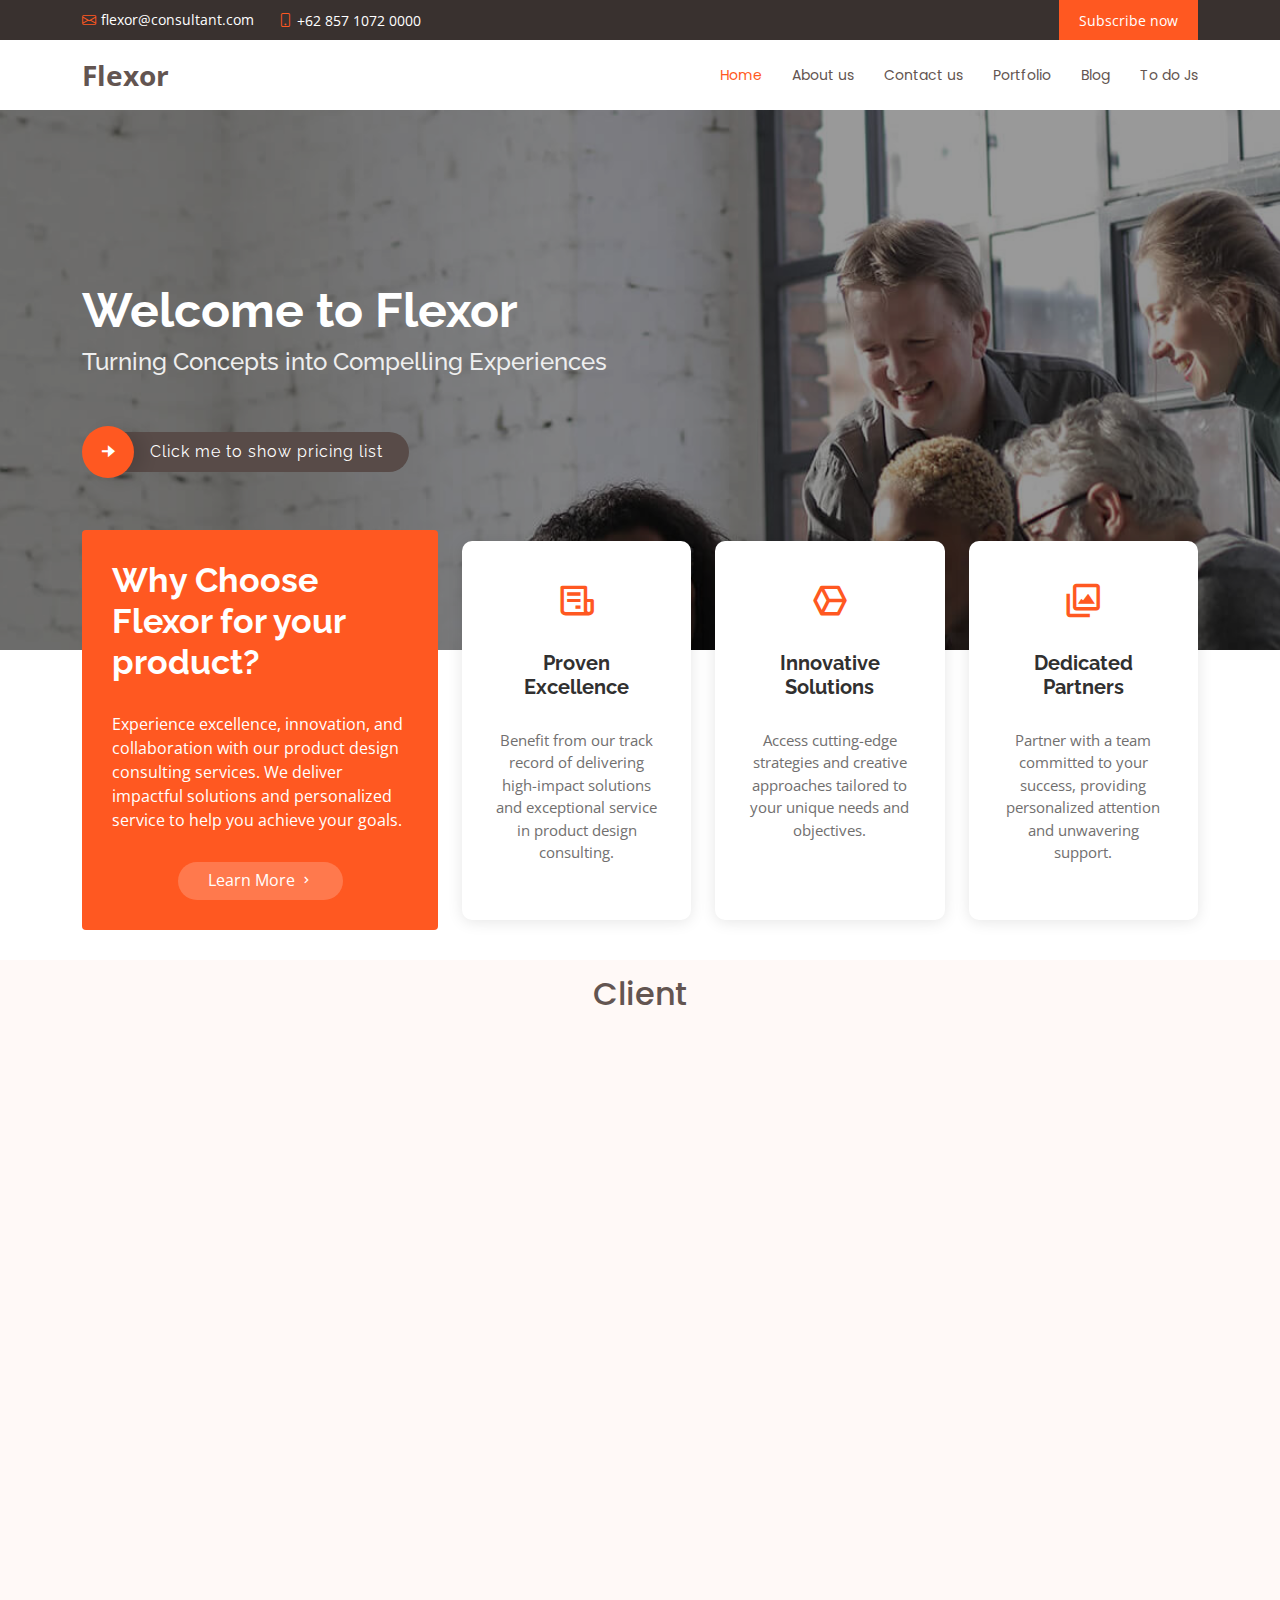
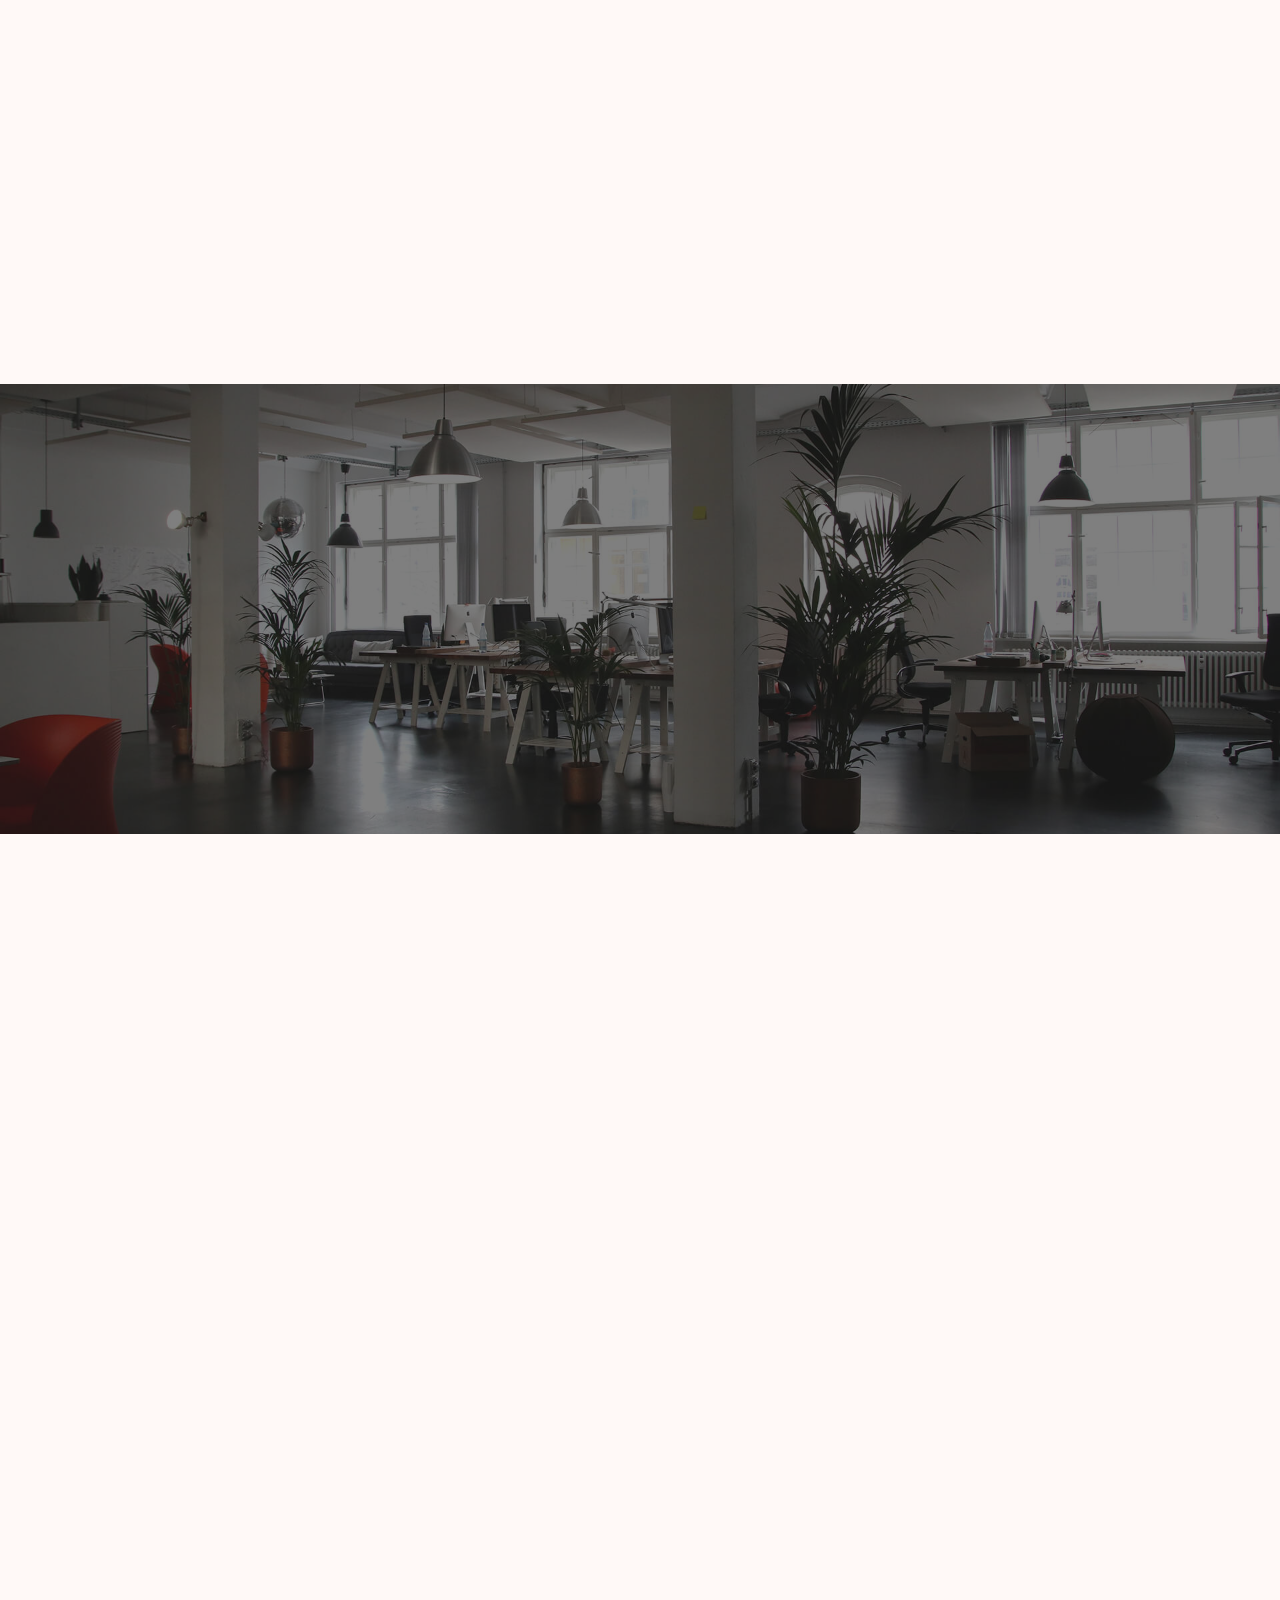
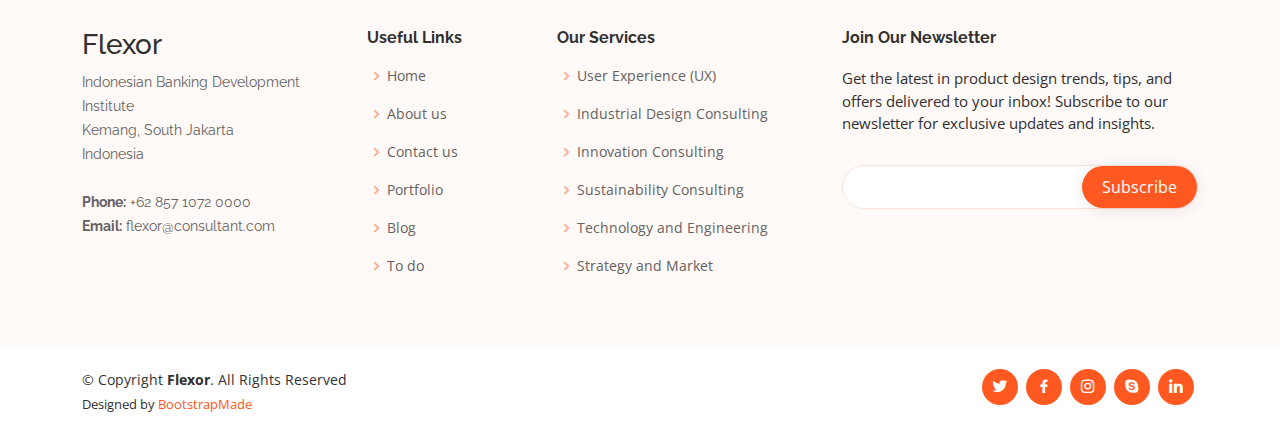
<file: index.html>
<!DOCTYPE html>
<html lang="en">
  <head>
    <meta charset="utf-8" />
    <meta content="width=device-width, initial-scale=1.0" name="viewport" />

    <title>Flexor</title>
    <meta content="" name="description" />
    <meta content="" name="keywords" />

    <!-- Favicons -->
    <link href="assets/img/flexor-log.png" rel="icon" />
    <link href="assets/img/apple-touch-icon.png" rel="apple-touch-icon" />

    <!-- Google Fonts -->
    <link
      href="https://fonts.googleapis.com/css?family=Open+Sans:300,300i,400,400i,600,600i,700,700i|Raleway:300,300i,400,400i,500,500i,600,600i,700,700i|Poppins:300,300i,400,400i,500,500i,600,600i,700,700i"
      rel="stylesheet"
    />

    <!-- Vendor CSS Files -->
    <link href="assets/vendor/aos/aos.css" rel="stylesheet" />
    <link
      href="assets/vendor/bootstrap/css/bootstrap.min.css"
      rel="stylesheet"
    />
    <link
      href="assets/vendor/bootstrap-icons/bootstrap-icons.css"
      rel="stylesheet"
    />
    <link href="assets/vendor/boxicons/css/boxicons.min.css" rel="stylesheet" />
    <link
      href="assets/vendor/glightbox/css/glightbox.min.css"
      rel="stylesheet"
    />
    <link href="assets/vendor/swiper/swiper-bundle.min.css" rel="stylesheet" />

    <!-- Template Main CSS File -->
    <link href="assets/css/style.css" rel="stylesheet" />

    <!-- =======================================================
  * Template Name: Flexor
  * Updated: Jan 29 2024 with Bootstrap v5.3.2
  * Template URL: https://bootstrapmade.com/flexor-free-multipurpose-bootstrap-template/
  * Author: BootstrapMade.com
  * License: https://bootstrapmade.com/license/
  ======================================================== -->
  </head>

  <body>
    <!-- ======= Top Bar ======= -->
    <section id="topbar" class="d-flex align-items-center">
      <div
        class="container d-flex justify-content-center justify-content-md-between"
      >
        <div class="contact-info d-flex align-items-center">
          <i class="bi bi-envelope d-flex align-items-center"
            ><a href="mailto:contact@example.com">flexor@consultant.com</a></i
          >
          <i class="bi bi-phone d-flex align-items-center ms-4"
            ><span>+62 857 1072 0000</span></i
          >
        </div>

        <div class="cta d-none d-md-flex align-items-center">
          <a
            style="cursor: pointer"
            data-bs-toggle="modal"
            data-bs-target="#pricingModal"
            >Subscribe now</a
          >
        </div>
      </div>
    </section>

    <!-- ======= Header ======= -->
    <header id="header" class="d-flex align-items-center">
      <div class="container d-flex align-items-center justify-content-between">
        <div class="logo">
          <h1><a href="index.html">Flexor</a></h1>
          <!-- Uncomment below if you prefer to use an image logo -->
          <!-- <a href="index.html"><img src="assets/img/logo.png" alt="" class="img-fluid"></a>-->
        </div>

        <nav id="navbar" class="navbar">
          <ul>
            <li>
              <a class="nav-link scrollto active" href="index.html">Home</a>
            </li>
            <li>
              <a class="nav-link scrollto" href="about-us.html">About us</a>
            </li>
            <li>
              <a class="nav-link scrollto" href="contact-us.html">Contact us</a>
            </li>
            <li>
              <a class="nav-link scrollto" href="portfolio.html">Portfolio</a>
            </li>
            <li><a class="nav-link scrollto" href="blog.html">Blog</a></li>
            <li><a class="nav-link scrollto" href="to-do.html">To do Js</a></li>
          </ul>
          <i class="bi bi-list mobile-nav-toggle"></i>
        </nav>
        <!-- .navbar -->
      </div>
    </header>
    <!-- End Header -->

    <!-- ======= Hero Section ======= -->
    <section
      id="hero"
      class="d-flex flex-column justify-content-center align-items-center"
    >
      <div class="container" data-aos="fade-in">
        <h1>Welcome to Flexor</h1>
        <h2>Turning Concepts into Compelling Experiences</h2>
        <div class="d-flex align-items-center">
          <i class="bx bxs-right-arrow-alt get-started-icon"></i>
          <a
            data-bs-toggle="modal"
            data-bs-target="#pricingModal"
            class="btn-get-started scrollto"
            style="cursor: pointer"
            >Click me to show pricing list</a
          >
        </div>
      </div>
    </section>

    <!-- Modal -->
    <div
      class="modal fade"
      id="pricingModal"
      tabindex="-1"
      aria-labelledby="pricingModalLabel"
      aria-hidden="true"
    >
      <div class="modal-dialog modal-dialog-centered modal-xl">
        <div class="modal-content">
          <div class="modal-body">
            <!-- ======= Pricing Section ======= -->
            <div id="pricing" class="pricing">
              <div class="container" style="padding-bottom: 50px">
                <div class="div-title">
                  <h2
                    data-aos="fade-up"
                    style="
                      text-align: center;
                      margin-top: 20px;
                      margin-bottom: 15px;
                    "
                  >
                    Pricing
                  </h2>
                  <p data-aos="fade-up" style="margin-bottom: 40px">
                    Discover transparent and flexible pricing at Flexor.
                    Tailored to each project's scope and complexity, our rates
                    are fair and competitive. From startups to enterprises, we
                    offer customizable packages to fit your budget. Contact us
                    for a personalized quote and let's bring your vision to
                    life!
                  </p>
                </div>

                <div class="row">
                  <div class="col-lg-3 col-md-6" data-aos="fade-up">
                    <div class="box">
                      <h3>Basic</h3>
                      <h4><sup>$</sup>899<span> / month</span></h4>
                      <ul>
                        <li>Foundational consultation</li>
                        <li>Limited scope</li>
                        <li>Standard support</li>
                        <li>Basic concepts</li>
                        <li>Affordable pricing</li>
                      </ul>
                      <div class="btn-wrap">
                        <a href="#" class="btn-buy">Buy Now</a>
                      </div>
                    </div>
                  </div>

                  <div
                    class="col-lg-3 col-md-6 mt-4 mt-md-0"
                    data-aos="fade-up"
                    data-aos-delay="100"
                  >
                    <div class="box featured">
                      <h3>Professional</h3>
                      <h4><sup>$</sup>1299<span> / month</span></h4>
                      <ul>
                        <li>Comprehensive support</li>
                        <li>Expanded scope</li>
                        <li>Priority support</li>
                        <li>Advanced concepts</li>
                        <li>Additional features</li>
                      </ul>
                      <div class="btn-wrap">
                        <a href="#" class="btn-buy">Buy Now</a>
                      </div>
                    </div>
                  </div>

                  <div
                    class="col-lg-3 col-md-6 mt-4 mt-lg-0"
                    data-aos="fade-up"
                    data-aos-delay="200"
                  >
                    <div class="box">
                      <h3>Developer</h3>
                      <h4><sup>$</sup>1999<span> / month</span></h4>
                      <ul>
                        <li>Extensive support</li>
                        <li>Flexible scope</li>
                        <li>Dedicated support</li>
                        <li>Customized solutions</li>
                        <li>Advanced analytics</li>
                      </ul>
                      <div class="btn-wrap">
                        <a href="#" class="btn-buy">Buy Now</a>
                      </div>
                    </div>
                  </div>

                  <div
                    class="col-lg-3 col-md-6 mt-4 mt-lg-0"
                    data-aos="fade-up"
                    data-aos-delay="300"
                  >
                    <div class="box">
                      <span class="advanced">Advanced</span>
                      <h3>Ultimate</h3>
                      <h4><sup>$</sup>2999<span> / month</span></h4>
                      <ul>
                        <li>Full-scale support</li>
                        <li>Unlimited scope</li>
                        <li>Dedicated management</li>
                        <li>Tailored solutions</li>
                        <li>Enterprise-grade security</li>
                      </ul>
                      <div class="btn-wrap">
                        <a href="#" class="btn-buy">Buy Now</a>
                      </div>
                    </div>
                  </div>
                </div>
              </div>
            </div>
            <!-- End Pricing Section -->
          </div>
        </div>
      </div>
    </div>

    <!-- End Hero -->

    <main id="main">
      <!-- ======= Why Us Section ======= -->
      <section id="why-us" class="why-us">
        <div class="container">
          <div class="row">
            <div class="col-xl-4 col-lg-5" data-aos="fade-up">
              <div class="content">
                <h3>Why Choose Flexor for your product?</h3>
                <p>
                  Experience excellence, innovation, and collaboration with our
                  product design consulting services. We deliver impactful
                  solutions and personalized service to help you achieve your
                  goals.
                </p>
                <div class="text-center">
                  <a href="#" class="more-btn"
                    >Learn More <i class="bx bx-chevron-right"></i
                  ></a>
                </div>
              </div>
            </div>
            <div class="col-xl-8 col-lg-7 d-flex">
              <div class="icon-boxes d-flex flex-column justify-content-center">
                <div class="row">
                  <div
                    class="col-xl-4 d-flex align-items-stretch"
                    data-aos="fade-up"
                    data-aos-delay="100"
                  >
                    <div class="icon-box mt-4 mt-xl-0">
                      <i class="bx bx-receipt"></i>
                      <h4>Proven Excellence</h4>
                      <p>
                        Benefit from our track record of delivering high-impact
                        solutions and exceptional service in product design
                        consulting.
                      </p>
                    </div>
                  </div>
                  <div
                    class="col-xl-4 d-flex align-items-stretch"
                    data-aos="fade-up"
                    data-aos-delay="200"
                  >
                    <div class="icon-box mt-4 mt-xl-0">
                      <i class="bx bx-cube-alt"></i>
                      <h4>Innovative Solutions</h4>
                      <p>
                        Access cutting-edge strategies and creative approaches
                        tailored to your unique needs and objectives.
                      </p>
                    </div>
                  </div>
                  <div
                    class="col-xl-4 d-flex align-items-stretch"
                    data-aos="fade-up"
                    data-aos-delay="300"
                  >
                    <div class="icon-box mt-4 mt-xl-0">
                      <i class="bx bx-images"></i>
                      <h4>Dedicated Partners</h4>
                      <p>
                        Partner with a team committed to your success, providing
                        personalized attention and unwavering support.
                      </p>
                    </div>
                  </div>
                </div>
              </div>
            </div>
          </div>
        </div>
      </section>
      <!-- End Why Us Section -->

      <!-- ======= Clients Section ======= -->
      <section id="clients" class="clients section-bg">
        <div class="container">
          <div class="section-title">
            <h2>Client</h2>
          </div>

          <div class="row">
            <div
              class="col-lg-2 col-md-4 col-6 d-flex align-items-center justify-content-center"
              data-aos="zoom-in"
            >
              <img
                src="assets/img/clients/tokped.png"
                class="img-fluid"
                alt=""
              />
            </div>
            <div
              class="col-lg-2 col-md-4 col-6 d-flex align-items-center justify-content-center"
              data-aos="zoom-in"
            >
              <img src="assets/img/clients/bri.png" class="img-fluid" alt="" />
            </div>
            <div
              class="col-lg-2 col-md-4 col-6 d-flex align-items-center justify-content-center"
              data-aos="zoom-in"
            >
              <img
                src="assets/img/clients/telkom.png"
                class="img-fluid"
                alt=""
              />
            </div>
            <div
              class="col-lg-2 col-md-4 col-6 d-flex align-items-center justify-content-center"
              data-aos="zoom-in"
            >
              <img
                src="assets/img/clients/mandiri.png"
                class="img-fluid"
                alt=""
              />
            </div>
            <div
              class="col-lg-2 col-md-4 col-6 d-flex align-items-center justify-content-center"
              data-aos="zoom-in"
            >
              <img
                src="assets/img/clients/shopee.png"
                class="img-fluid"
                alt=""
              />
            </div>
            <div
              class="col-lg-2 col-md-4 col-6 d-flex align-items-center justify-content-center"
              data-aos="zoom-in"
            >
              <img
                src="assets/img/clients/indosat.png"
                class="img-fluid"
                alt=""
              />
            </div>
          </div>
        </div>
      </section>
      <!-- End Clients Section -->

      <!-- ======= Services Section ======= -->
      <section id="services" class="services section-bg">
        <div class="container">
          <div class="section-title" data-aos="fade-up">
            <h2>Services</h2>
            <p>
              Crafting exceptional solutions from concept to launch, Flexor
              offers a full spectrum of product design services. Whether you're
              a startup with a new idea or an established business seeking
              innovation, our team is here to guide you through every step.
              Explore our services below and let's bring your vision to life.
            </p>
          </div>

          <div class="row">
            <div class="col-lg-4 col-md-6" data-aos="fade-up">
              <div class="icon-box">
                <div class="icon"><i class="bi bi-briefcase"></i></div>
                <h4 class="title"><a href="">User Experience (UX)</a></h4>
                <p class="description">
                  Focuses on improving the overall user experience of a product
                  by optimizing usability, accessibility, and satisfaction
                  through research, testing, and design iterations.
                </p>
              </div>
            </div>
            <div
              class="col-lg-4 col-md-6"
              data-aos="fade-up"
              data-aos-delay="100"
            >
              <div class="icon-box">
                <div class="icon"><i class="bi bi-card-checklist"></i></div>
                <h4 class="title">
                  <a href="">Industrial Design Consulting</a>
                </h4>
                <p class="description">
                  Involves the creation and development of physical products,
                  considering factors such as form, function, aesthetics,
                  ergonomics, and manufacturability.
                </p>
              </div>
            </div>
            <div
              class="col-lg-4 col-md-6"
              data-aos="fade-up"
              data-aos-delay="200"
            >
              <div class="icon-box">
                <div class="icon"><i class="bi bi-bar-chart"></i></div>
                <h4 class="title"><a href="">Innovation Consulting</a></h4>
                <p class="description">
                  Helps businesses identify opportunities for innovation and
                  develop new product concepts or features that address unmet
                  needs, differentiate from competitors, and drive market
                  growth.
                </p>
              </div>
            </div>
            <div
              class="col-lg-4 col-md-6"
              data-aos="fade-up"
              data-aos-delay="300"
            >
              <div class="icon-box">
                <div class="icon"><i class="bi bi-binoculars"></i></div>
                <h4 class="title"><a href="">Sustainability Consulting</a></h4>
                <p class="description">
                  Aims to integrate principles of sustainability and
                  environmental responsibility into product design processes to
                  minimize environmental impact and promote sustainable
                  practices.
                </p>
              </div>
            </div>
            <div
              class="col-lg-4 col-md-6"
              data-aos="fade-up"
              data-aos-delay="400"
            >
              <div class="icon-box">
                <div class="icon"><i class="bi bi-brightness-high"></i></div>
                <h4 class="title">
                  <a href="">Technology and Engineering Consulting</a>
                </h4>
                <p class="description">
                  Provides expertise in leveraging emerging technologies and
                  technical feasibility assessments to optimize product
                  performance, functionality, and reliability.
                </p>
              </div>
            </div>
            <div
              class="col-lg-4 col-md-6"
              data-aos="fade-up"
              data-aos-delay="500"
            >
              <div class="icon-box">
                <div class="icon"><i class="bi bi-calendar4-week"></i></div>
                <h4 class="title">
                  <a href="">Strategy and Market Consulting</a>
                </h4>
                <p class="description">
                  Focuses on market analysis, competitive intelligence, trend
                  forecasting, and strategic planning to guide product design
                  decisions and maximize market relevance, customer
                  satisfaction, and business success.
                </p>
              </div>
            </div>
          </div>
        </div>
      </section>
      <!-- End Services Section -->

      <!-- ======= Testimonials Section ======= -->
      <section id="testimonials" class="testimonials">
        <div class="container position-relative" data-aos="fade-up">
          <div
            class="testimonials-slider swiper"
            data-aos="fade-up"
            data-aos-delay="100"
          >
            <div class="swiper-wrapper">
              <div class="swiper-slide">
                <div class="testimonial-item">
                  <img
                    src="assets/img/testimonials/testimonials-1.jpg"
                    class="testimonial-img"
                    alt=""
                  />
                  <h3>Saul Goodman</h3>
                  <h4>Ceo &amp; Founder</h4>
                  <p>
                    <i class="bx bxs-quote-alt-left quote-icon-left"></i>
                    Impressive! The team turned our concept into a market-ready
                    product with creativity and commitment. Highly recommended!
                    <i class="bx bxs-quote-alt-right quote-icon-right"></i>
                  </p>
                </div>
              </div>
              <!-- End testimonial item -->

              <div class="swiper-slide">
                <div class="testimonial-item">
                  <img
                    src="assets/img/testimonials/testimonials-2.jpg"
                    class="testimonial-img"
                    alt=""
                  />
                  <h3>Sara Wilsson</h3>
                  <h4>Designer</h4>
                  <p>
                    <i class="bx bxs-quote-alt-left quote-icon-left"></i>
                    Exceeded expectations! Their innovative approach and
                    professionalism made our project a success. Couldn't be
                    happier!
                    <i class="bx bxs-quote-alt-right quote-icon-right"></i>
                  </p>
                </div>
              </div>
              <!-- End testimonial item -->

              <div class="swiper-slide">
                <div class="testimonial-item">
                  <img
                    src="assets/img/testimonials/testimonials-3.jpg"
                    class="testimonial-img"
                    alt=""
                  />
                  <h3>Jena Karlis</h3>
                  <h4>Store Owner</h4>
                  <p>
                    <i class="bx bxs-quote-alt-left quote-icon-left"></i>
                    Exceptional work! They brought fresh ideas and technical
                    expertise to our project, resulting in a market-leading
                    product. Thank you!
                    <i class="bx bxs-quote-alt-right quote-icon-right"></i>
                  </p>
                </div>
              </div>
              <!-- End testimonial item -->

              <div class="swiper-slide">
                <div class="testimonial-item">
                  <img
                    src="assets/img/testimonials/testimonials-4.jpg"
                    class="testimonial-img"
                    alt=""
                  />
                  <h3>Matt Brandon</h3>
                  <h4>Freelancer</h4>
                  <p>
                    <i class="bx bxs-quote-alt-left quote-icon-left"></i>
                    Thoroughly impressed! They listened to our vision and
                    delivered a beautifully designed product with attention to
                    detail. Would work with them again!
                    <i class="bx bxs-quote-alt-right quote-icon-right"></i>
                  </p>
                </div>
              </div>
              <!-- End testimonial item -->

              <div class="swiper-slide">
                <div class="testimonial-item">
                  <img
                    src="assets/img/testimonials/testimonials-5.jpg"
                    class="testimonial-img"
                    alt=""
                  />
                  <h3>John Larson</h3>
                  <h4>Entrepreneur</h4>
                  <p>
                    <i class="bx bxs-quote-alt-left quote-icon-left"></i>
                    Pleasure to work with! Provided invaluable expertise and
                    guidance throughout our project. Grateful for their
                    partnership!
                    <i class="bx bxs-quote-alt-right quote-icon-right"></i>
                  </p>
                </div>
              </div>
              <!-- End testimonial item -->
            </div>
            <div class="swiper-pagination"></div>
          </div>
        </div>
      </section>
      <!-- End Testimonials Section -->

      <!-- ======= F.A.Q Section ======= -->
      <section id="faq" class="faq section-bg">
        <div class="container">
          <div class="section-title">
            <h2 data-aos="fade-up">F.A.Q</h2>
            <p data-aos="fade-up">
              Have questions about our services? Check out our FAQs below for
              quick answers to common inquiries about our process, pricing, and
              timelines. Need more assistance? Reach out to our team for
              personalized support. We're here to help you realize your product
              design goals.
            </p>
          </div>

          <div class="faq-list">
            <ul>
              <li data-aos="fade-up">
                <i class="bx bx-help-circle icon-help"></i>
                <a
                  data-bs-toggle="collapse"
                  class="collapse"
                  data-bs-target="#faq-list-1"
                  >What is product design consulting?
                  <i class="bx bx-chevron-down icon-show"></i
                  ><i class="bx bx-chevron-up icon-close"></i
                ></a>
                <div
                  id="faq-list-1"
                  class="collapse show"
                  data-bs-parent=".faq-list"
                >
                  <p>
                    Product design consulting involves collaborating with
                    experienced professionals to conceptualize, design, and
                    develop innovative products. Consultants provide expertise
                    in areas such as industrial design, user experience (UX),
                    and engineering to help businesses bring their ideas to
                    life.
                  </p>
                </div>
              </li>

              <li data-aos="fade-up" data-aos-delay="100">
                <i class="bx bx-help-circle icon-help"></i>
                <a
                  data-bs-toggle="collapse"
                  data-bs-target="#faq-list-2"
                  class="collapsed"
                  >How can product design consulting benefit my business?
                  <i class="bx bx-chevron-down icon-show"></i
                  ><i class="bx bx-chevron-up icon-close"></i
                ></a>
                <div
                  id="faq-list-2"
                  class="collapse"
                  data-bs-parent=".faq-list"
                >
                  <p>
                    Product design consulting offers numerous benefits,
                    including access to specialized expertise, streamlined
                    design processes, enhanced product quality, and improved
                    market competitiveness. Consultants work closely with
                    clients to ensure that products meet user needs, align with
                    brand values, and achieve business objectives.
                  </p>
                </div>
              </li>

              <li data-aos="fade-up" data-aos-delay="200">
                <i class="bx bx-help-circle icon-help"></i>
                <a
                  data-bs-toggle="collapse"
                  data-bs-target="#faq-list-3"
                  class="collapsed"
                  >What is the typical process for product design consulting?
                  <i class="bx bx-chevron-down icon-show"></i
                  ><i class="bx bx-chevron-up icon-close"></i
                ></a>
                <div
                  id="faq-list-3"
                  class="collapse"
                  data-bs-parent=".faq-list"
                >
                  <p>
                    The product design consulting process typically involves
                    several stages, including research, concept development,
                    prototyping, testing, and refinement. Consultants work
                    closely with clients to understand project requirements,
                    iterate on design concepts, and ensure that the final
                    product meets quality standards and user expectations.
                  </p>
                </div>
              </li>

              <li data-aos="fade-up" data-aos-delay="300">
                <i class="bx bx-help-circle icon-help"></i>
                <a
                  data-bs-toggle="collapse"
                  data-bs-target="#faq-list-4"
                  class="collapsed"
                  >How much does product design consulting cost?
                  <i class="bx bx-chevron-down icon-show"></i
                  ><i class="bx bx-chevron-up icon-close"></i
                ></a>
                <div
                  id="faq-list-4"
                  class="collapse"
                  data-bs-parent=".faq-list"
                >
                  <p>
                    The cost of product design consulting varies depending on
                    factors such as project complexity, scope, duration, and the
                    level of expertise required. Consultants may offer different
                    pricing models, including hourly rates, fixed fees, or
                    retainer agreements. It's important to discuss pricing and
                    payment terms with your consultant to ensure clarity and
                    transparency.
                  </p>
                </div>
              </li>

              <li data-aos="fade-up" data-aos-delay="400">
                <i class="bx bx-help-circle icon-help"></i>
                <a
                  data-bs-toggle="collapse"
                  data-bs-target="#faq-list-5"
                  class="collapsed"
                  >How do I choose the right product design consulting firm for
                  my project? <i class="bx bx-chevron-down icon-show"></i
                  ><i class="bx bx-chevron-up icon-close"></i
                ></a>
                <div
                  id="faq-list-5"
                  class="collapse"
                  data-bs-parent=".faq-list"
                >
                  <p>
                    When selecting a product design consulting firm, consider
                    factors such as the firm's expertise, experience, portfolio
                    of past projects, client testimonials, communication style,
                    and cultural fit. It's also important to discuss your
                    project goals, expectations, and budget with potential
                    consultants to determine if they are the right fit for your
                    needs.
                  </p>
                </div>
              </li>
            </ul>
          </div>
        </div>
      </section>
      <!-- End F.A.Q Section -->
    </main>
    <!-- End #main -->

    <!-- ======= Footer ======= -->
    <footer id="footer">
      <div class="footer-top">
        <div class="container">
          <div class="row">
            <div class="col-lg-3 col-md-6 footer-contact">
              <h3>Flexor</h3>
              <p>
                Indonesian Banking Development Institute<br />
                Kemang, South Jakarta<br />
                Indonesia <br /><br />
                <strong>Phone:</strong> +62 857 1072 0000<br />
                <strong>Email:</strong> flexor@consultant.com<br />
              </p>
            </div>

            <div class="col-lg-2 col-md-6 footer-links">
              <h4>Useful Links</h4>
              <ul>
                <li>
                  <i class="bx bx-chevron-right"></i>
                  <a href="index.html">Home</a>
                </li>
                <li>
                  <i class="bx bx-chevron-right"></i>
                  <a href="about-us.html">About us</a>
                </li>
                <li>
                  <i class="bx bx-chevron-right"></i>
                  <a href="contact-us.html">Contact us</a>
                </li>
                <li>
                  <i class="bx bx-chevron-right"></i>
                  <a href="portfolio.html">Portfolio</a>
                </li>
                <li>
                  <i class="bx bx-chevron-right"></i>
                  <a href="blog.html">Blog</a>
                </li>
                <li>
                  <i class="bx bx-chevron-right"></i>
                  <a href="to-do.html">To do</a>
                </li>
              </ul>
            </div>

            <div class="col-lg-3 col-md-6 footer-links">
              <h4>Our Services</h4>
              <ul>
                <li>
                  <i class="bx bx-chevron-right"></i>
                  <a href="#">User Experience (UX)</a>
                </li>
                <li>
                  <i class="bx bx-chevron-right"></i>
                  <a href="#">Industrial Design Consulting</a>
                </li>
                <li>
                  <i class="bx bx-chevron-right"></i>
                  <a href="#">Innovation Consulting</a>
                </li>
                <li>
                  <i class="bx bx-chevron-right"></i>
                  <a href="#">Sustainability Consulting</a>
                </li>
                <li>
                  <i class="bx bx-chevron-right"></i>
                  <a href="#">Technology and Engineering</a>
                </li>
                <li>
                  <i class="bx bx-chevron-right"></i>
                  <a href="#">Strategy and Market </a>
                </li>
              </ul>
            </div>

            <div class="col-lg-4 col-md-6 footer-newsletter">
              <h4>Join Our Newsletter</h4>
              <p>
                Get the latest in product design trends, tips, and offers
                delivered to your inbox! Subscribe to our newsletter for
                exclusive updates and insights.
              </p>
              <form action="" method="post">
                <input type="email" name="email" /><input
                  type="submit"
                  value="Subscribe"
                />
              </form>
            </div>
          </div>
        </div>
      </div>

      <div class="container d-lg-flex py-4">
        <div class="me-lg-auto text-center text-lg-start">
          <div class="copyright">
            &copy; Copyright <strong><span>Flexor</span></strong
            >. All Rights Reserved
          </div>
          <div class="credits">
            <!-- All the links in the footer should remain intact. -->
            <!-- You can delete the links only if you purchased the pro version. -->
            <!-- Licensing information: https://bootstrapmade.com/license/ -->
            <!-- Purchase the pro version with working PHP/AJAX contact form: https://bootstrapmade.com/flexor-free-multipurpose-bootstrap-template/ -->
            Designed by <a href="https://bootstrapmade.com/">BootstrapMade</a>
          </div>
        </div>
        <div class="social-links text-center text-lg-right pt-3 pt-lg-0">
          <a href="#" class="twitter"><i class="bx bxl-twitter"></i></a>
          <a href="#" class="facebook"><i class="bx bxl-facebook"></i></a>
          <a href="#" class="instagram"><i class="bx bxl-instagram"></i></a>
          <a href="#" class="google-plus"><i class="bx bxl-skype"></i></a>
          <a href="#" class="linkedin"><i class="bx bxl-linkedin"></i></a>
        </div>
      </div>
    </footer>
    <!-- End Footer -->

    <a
      href="#"
      class="back-to-top d-flex align-items-center justify-content-center"
      ><i class="bi bi-arrow-up-short"></i
    ></a>

    <!-- Vendor JS Files -->
    <script src="assets/vendor/aos/aos.js"></script>
    <script src="assets/vendor/bootstrap/js/bootstrap.bundle.min.js"></script>
    <script src="assets/vendor/glightbox/js/glightbox.min.js"></script>
    <script src="assets/vendor/isotope-layout/isotope.pkgd.min.js"></script>
    <script src="assets/vendor/swiper/swiper-bundle.min.js"></script>
    <script src="assets/vendor/php-email-form/validate.js"></script>

    <!-- Template Main JS File -->
    <script src="assets/js/main.js"></script>
  </body>
</html>
</file>
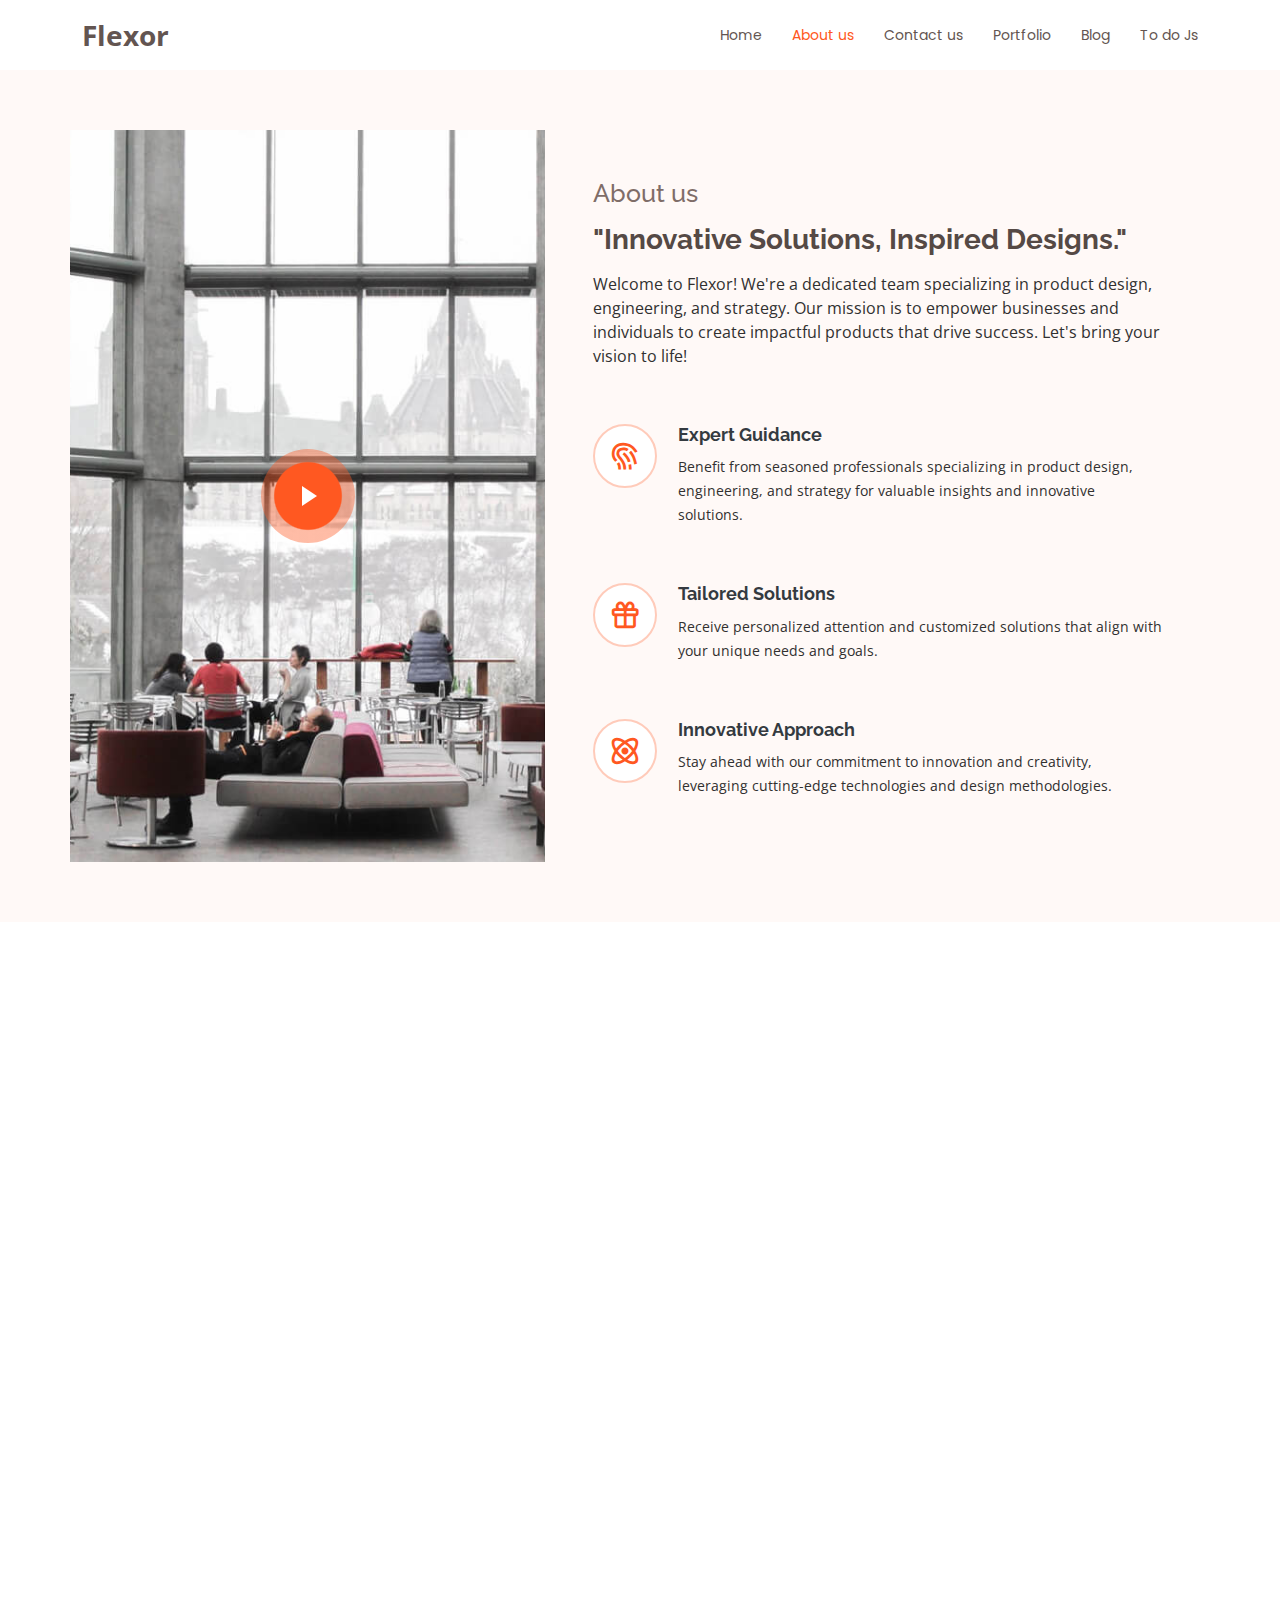
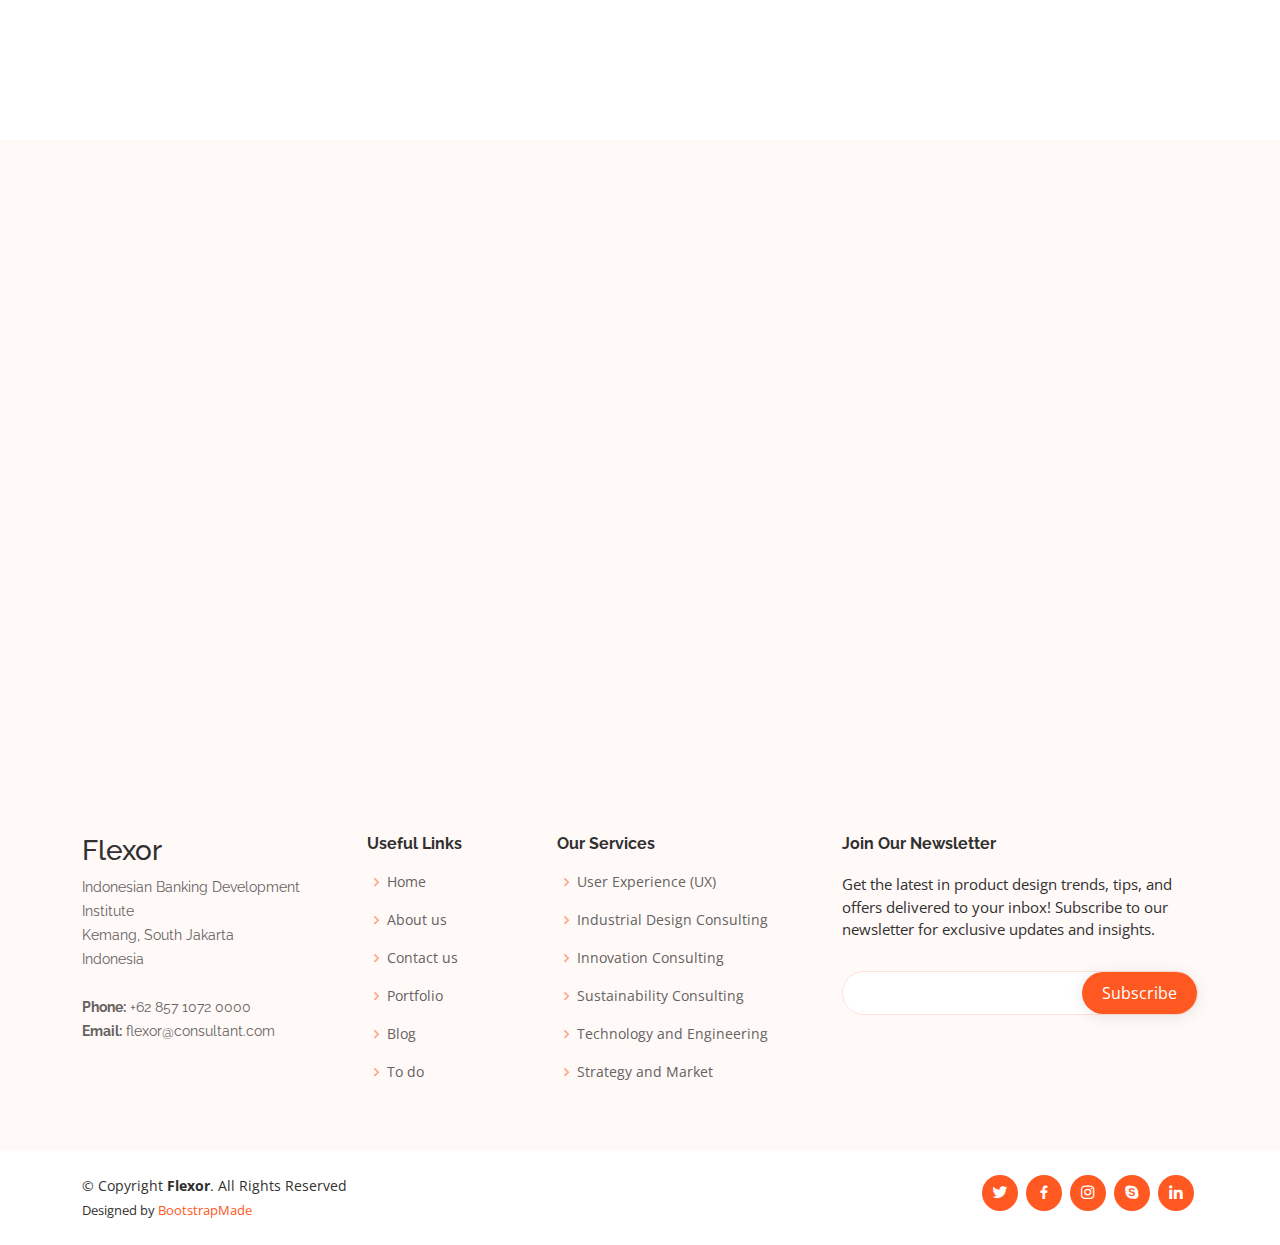
<file: about-us.html>
<!DOCTYPE html>
<html lang="en">
  <head>
    <meta charset="utf-8" />
    <meta content="width=device-width, initial-scale=1.0" name="viewport" />

    <title>Flexor - About us</title>
    <meta content="" name="description" />
    <meta content="" name="keywords" />

    <!-- Favicons -->
    <link href="assets/img/flexor-log.png" rel="icon" />
    <link href="assets/img/apple-touch-icon.png" rel="apple-touch-icon" />

    <!-- Google Fonts -->
    <link
      href="https://fonts.googleapis.com/css?family=Open+Sans:300,300i,400,400i,600,600i,700,700i|Raleway:300,300i,400,400i,500,500i,600,600i,700,700i|Poppins:300,300i,400,400i,500,500i,600,600i,700,700i"
      rel="stylesheet"
    />

    <!-- Vendor CSS Files -->
    <link href="assets/vendor/aos/aos.css" rel="stylesheet" />
    <link
      href="assets/vendor/bootstrap/css/bootstrap.min.css"
      rel="stylesheet"
    />
    <link
      href="assets/vendor/bootstrap-icons/bootstrap-icons.css"
      rel="stylesheet"
    />
    <link href="assets/vendor/boxicons/css/boxicons.min.css" rel="stylesheet" />
    <link
      href="assets/vendor/glightbox/css/glightbox.min.css"
      rel="stylesheet"
    />
    <link href="assets/vendor/swiper/swiper-bundle.min.css" rel="stylesheet" />

    <!-- Template Main CSS File -->
    <link href="assets/css/style.css" rel="stylesheet" />

    <!-- =======================================================
  * Template Name: Flexor
  * Updated: Jan 29 2024 with Bootstrap v5.3.2
  * Template URL: https://bootstrapmade.com/flexor-free-multipurpose-bootstrap-template/
  * Author: BootstrapMade.com
  * License: https://bootstrapmade.com/license/
  ======================================================== -->
  </head>

  <body>
    <!-- ======= Header ======= -->
    <header id="header" class="d-flex align-items-center">
      <div class="container d-flex align-items-center justify-content-between">
        <div class="logo">
          <h1><a href="index.html">Flexor</a></h1>
          <!-- Uncomment below if you prefer to use an image logo -->
          <!-- <a href="index.html"><img src="assets/img/logo.png" alt="" class="img-fluid"></a>-->
        </div>

        <nav id="navbar" class="navbar">
          <ul>
            <li>
              <a class="nav-link scrollto" href="index.html">Home</a>
            </li>
            <li>
              <a class="nav-link scrollto active" href="about-us.html"
                >About us</a
              >
            </li>
            <li>
              <a class="nav-link scrollto" href="contact-us.html">Contact us</a>
            </li>
            <li>
              <a class="nav-link scrollto" href="portfolio.html">Portfolio</a>
            </li>
            <li><a class="nav-link scrollto" href="blog.html">Blog</a></li>
            <li><a class="nav-link scrollto" href="to-do.html">To do Js</a></li>
          </ul>
          <i class="bi bi-list mobile-nav-toggle"></i>
        </nav>
        <!-- .navbar -->
      </div>
    </header>
    <!-- End Header -->

    <main id="main">
      <!-- ======= About Section ======= -->
      <section id="about" class="about section-bg">
        <div class="container">
          <div class="row">
            <div
              class="col-xl-5 col-lg-6 video-box d-flex justify-content-center align-items-stretch position-relative"
              data-aos="fade-right"
            >
              <a
                href="https://www.youtube.com/watch?v=jDDaplaOz7Q"
                class="glightbox play-btn mb-4"
              ></a>
            </div>

            <div
              class="col-xl-7 col-lg-6 icon-boxes d-flex flex-column align-items-stretch justify-content-center py-5 px-lg-5"
            >
              <h4 style="font-size: 25px" data-aos="fade-up">About us</h4>
              <h3 data-aos="fade-up">
                "Innovative Solutions, Inspired Designs."
              </h3>
              <p data-aos="fade-up">
                Welcome to Flexor! We're a dedicated team specializing in
                product design, engineering, and strategy. Our mission is to
                empower businesses and individuals to create impactful products
                that drive success. Let's bring your vision to life!
              </p>

              <div class="icon-box" data-aos="fade-up">
                <div class="icon"><i class="bx bx-fingerprint"></i></div>
                <h4 class="title"><a href="">Expert Guidance</a></h4>
                <p class="description">
                  Benefit from seasoned professionals specializing in product
                  design, engineering, and strategy for valuable insights and
                  innovative solutions.
                </p>
              </div>

              <div class="icon-box" data-aos="fade-up" data-aos-delay="100">
                <div class="icon"><i class="bx bx-gift"></i></div>
                <h4 class="title"><a href="">Tailored Solutions</a></h4>
                <p class="description">
                  Receive personalized attention and customized solutions that
                  align with your unique needs and goals.
                </p>
              </div>

              <div class="icon-box" data-aos="fade-up" data-aos-delay="200">
                <div class="icon"><i class="bx bx-atom"></i></div>
                <h4 class="title"><a href="">Innovative Approach</a></h4>
                <p class="description">
                  Stay ahead with our commitment to innovation and creativity,
                  leveraging cutting-edge technologies and design methodologies.
                </p>
              </div>
            </div>
          </div>
        </div>
      </section>
      <!-- End About Section -->

      <!-- ======= Values Section ======= -->
      <section id="values" class="values">
        <div class="container">
          <div class="row">
            <div class="col-md-6 d-flex align-items-stretch" data-aos="fade-up">
              <div
                class="card"
                style="background-image: url(assets/img/values-1.jpg)"
              >
                <div class="card-body">
                  <h5 class="card-title"><a href="">Our Mission</a></h5>
                  <p class="card-text">
                    Our mission is to empower businesses and individuals to
                    create impactful products through innovative ...
                  </p>
                  <div class="read-more">
                    <a href="#"><i class="bi bi-arrow-right"></i> Read More</a>
                  </div>
                </div>
              </div>
            </div>
            <div
              class="col-md-6 d-flex align-items-stretch mt-4 mt-md-0"
              data-aos="fade-up"
              data-aos-delay="100"
            >
              <div
                class="card"
                style="background-image: url(assets/img/values-2.jpg)"
              >
                <div class="card-body">
                  <h5 class="card-title"><a href="">Our Plan</a></h5>
                  <p class="card-text">
                    Our plan is to collaborate closely with our clients,
                    leveraging our expertise and resources to develop ...
                  </p>
                  <div class="read-more">
                    <a href="#"><i class="bi bi-arrow-right"></i> Read More</a>
                  </div>
                </div>
              </div>
            </div>
            <div
              class="col-md-6 d-flex align-items-stretch mt-4"
              data-aos="fade-up"
              data-aos-delay="200"
            >
              <div
                class="card"
                style="background-image: url(assets/img/values-3.jpg)"
              >
                <div class="card-body">
                  <h5 class="card-title"><a href="">Our Vision</a></h5>
                  <p class="card-text">
                    Our vision is to be the leading provider of product design
                    consulting services, recognized ...
                  </p>
                  <div class="read-more">
                    <a href="#"><i class="bi bi-arrow-right"></i> Read More</a>
                  </div>
                </div>
              </div>
            </div>
            <div
              class="col-md-6 d-flex align-items-stretch mt-4"
              data-aos="fade-up"
              data-aos-delay="300"
            >
              <div
                class="card"
                style="background-image: url(assets/img/values-4.jpg)"
              >
                <div class="card-body">
                  <h5 class="card-title"><a href="">Our Care</a></h5>
                  <p class="card-text">
                    We care deeply about our clients and their success. Our
                    dedicated team goes above and beyond ...
                  </p>
                  <div class="read-more">
                    <a href="#"><i class="bi bi-arrow-right"></i> Read More</a>
                  </div>
                </div>
              </div>
            </div>
          </div>
        </div>
      </section>
      <!-- End Values Section -->

      <!-- ======= Team Section ======= -->
      <section id="team" class="team section-bg">
        <div class="container">
          <div class="section-title">
            <h2 data-aos="fade-up">Team</h2>
            <p data-aos="fade-up">
              Meet our dedicated team at Flexor. With expertise in product
              design, engineering, and strategy, we're committed to delivering
              innovative solutions for our clients.
            </p>
          </div>

          <div class="row">
            <div
              class="col-lg-3 col-md-6 d-flex align-items-stretch"
              data-aos="fade-up"
            >
              <div class="member">
                <div class="member-img">
                  <img
                    src="assets/img/team/team-1.jpg"
                    class="img-fluid"
                    alt=""
                  />
                  <div class="social">
                    <a href=""><i class="bi bi-twitter"></i></a>
                    <a href=""><i class="bi bi-facebook"></i></a>
                    <a href=""><i class="bi bi-instagram"></i></a>
                    <a href=""><i class="bi bi-linkedin"></i></a>
                  </div>
                </div>
                <div class="member-info">
                  <h4>Walter White</h4>
                  <span>Chief Executive Officer</span>
                </div>
              </div>
            </div>

            <div
              class="col-lg-3 col-md-6 d-flex align-items-stretch"
              data-aos="fade-up"
              data-aos-delay="100"
            >
              <div class="member">
                <div class="member-img">
                  <img
                    src="assets/img/team/team-2.jpg"
                    class="img-fluid"
                    alt=""
                  />
                  <div class="social">
                    <a href=""><i class="bi bi-twitter"></i></a>
                    <a href=""><i class="bi bi-facebook"></i></a>
                    <a href=""><i class="bi bi-instagram"></i></a>
                    <a href=""><i class="bi bi-linkedin"></i></a>
                  </div>
                </div>
                <div class="member-info">
                  <h4>Sarah Jhonson</h4>
                  <span>Product Manager</span>
                </div>
              </div>
            </div>

            <div
              class="col-lg-3 col-md-6 d-flex align-items-stretch"
              data-aos="fade-up"
              data-aos-delay="200"
            >
              <div class="member">
                <div class="member-img">
                  <img
                    src="assets/img/team/team-3.jpg"
                    class="img-fluid"
                    alt=""
                  />
                  <div class="social">
                    <a href=""><i class="bi bi-twitter"></i></a>
                    <a href=""><i class="bi bi-facebook"></i></a>
                    <a href=""><i class="bi bi-instagram"></i></a>
                    <a href=""><i class="bi bi-linkedin"></i></a>
                  </div>
                </div>
                <div class="member-info">
                  <h4>William Anderson</h4>
                  <span>CTO</span>
                </div>
              </div>
            </div>

            <div
              class="col-lg-3 col-md-6 d-flex align-items-stretch"
              data-aos="fade-up"
              data-aos-delay="300"
            >
              <div class="member">
                <div class="member-img">
                  <img
                    src="assets/img/team/team-4.jpg"
                    class="img-fluid"
                    alt=""
                  />
                  <div class="social">
                    <a href=""><i class="bi bi-twitter"></i></a>
                    <a href=""><i class="bi bi-facebook"></i></a>
                    <a href=""><i class="bi bi-instagram"></i></a>
                    <a href=""><i class="bi bi-linkedin"></i></a>
                  </div>
                </div>
                <div class="member-info">
                  <h4>Amanda Jepson</h4>
                  <span>Accountant</span>
                </div>
              </div>
            </div>
          </div>
        </div>
      </section>
      <!-- End Team Section -->
    </main>
    <!-- End #main -->

    <!-- ======= Footer ======= -->
    <footer id="footer">
      <div class="footer-top">
        <div class="container">
          <div class="row">
            <div class="col-lg-3 col-md-6 footer-contact">
              <h3>Flexor</h3>
              <p>
                Indonesian Banking Development Institute<br />
                Kemang, South Jakarta<br />
                Indonesia <br /><br />
                <strong>Phone:</strong> +62 857 1072 0000<br />
                <strong>Email:</strong> flexor@consultant.com<br />
              </p>
            </div>

            <div class="col-lg-2 col-md-6 footer-links">
              <h4>Useful Links</h4>
              <ul>
                <li>
                  <i class="bx bx-chevron-right"></i>
                  <a href="index.html">Home</a>
                </li>
                <li>
                  <i class="bx bx-chevron-right"></i>
                  <a href="about-us.html">About us</a>
                </li>
                <li>
                  <i class="bx bx-chevron-right"></i>
                  <a href="contact-us.html">Contact us</a>
                </li>
                <li>
                  <i class="bx bx-chevron-right"></i>
                  <a href="portfolio.html">Portfolio</a>
                </li>
                <li>
                  <i class="bx bx-chevron-right"></i>
                  <a href="blog.html">Blog</a>
                </li>
                <li>
                  <i class="bx bx-chevron-right"></i>
                  <a href="to-do.html">To do</a>
                </li>
              </ul>
            </div>

            <div class="col-lg-3 col-md-6 footer-links">
              <h4>Our Services</h4>
              <ul>
                <li>
                  <i class="bx bx-chevron-right"></i>
                  <a href="#">User Experience (UX)</a>
                </li>
                <li>
                  <i class="bx bx-chevron-right"></i>
                  <a href="#">Industrial Design Consulting</a>
                </li>
                <li>
                  <i class="bx bx-chevron-right"></i>
                  <a href="#">Innovation Consulting</a>
                </li>
                <li>
                  <i class="bx bx-chevron-right"></i>
                  <a href="#">Sustainability Consulting</a>
                </li>
                <li>
                  <i class="bx bx-chevron-right"></i>
                  <a href="#">Technology and Engineering</a>
                </li>
                <li>
                  <i class="bx bx-chevron-right"></i>
                  <a href="#">Strategy and Market </a>
                </li>
              </ul>
            </div>

            <div class="col-lg-4 col-md-6 footer-newsletter">
              <h4>Join Our Newsletter</h4>
              <p>
                Get the latest in product design trends, tips, and offers
                delivered to your inbox! Subscribe to our newsletter for
                exclusive updates and insights.
              </p>
              <form action="" method="post">
                <input type="email" name="email" /><input
                  type="submit"
                  value="Subscribe"
                />
              </form>
            </div>
          </div>
        </div>
      </div>

      <div class="container d-lg-flex py-4">
        <div class="me-lg-auto text-center text-lg-start">
          <div class="copyright">
            &copy; Copyright <strong><span>Flexor</span></strong
            >. All Rights Reserved
          </div>
          <div class="credits">
            <!-- All the links in the footer should remain intact. -->
            <!-- You can delete the links only if you purchased the pro version. -->
            <!-- Licensing information: https://bootstrapmade.com/license/ -->
            <!-- Purchase the pro version with working PHP/AJAX contact form: https://bootstrapmade.com/flexor-free-multipurpose-bootstrap-template/ -->
            Designed by <a href="https://bootstrapmade.com/">BootstrapMade</a>
          </div>
        </div>
        <div class="social-links text-center text-lg-right pt-3 pt-lg-0">
          <a href="#" class="twitter"><i class="bx bxl-twitter"></i></a>
          <a href="#" class="facebook"><i class="bx bxl-facebook"></i></a>
          <a href="#" class="instagram"><i class="bx bxl-instagram"></i></a>
          <a href="#" class="google-plus"><i class="bx bxl-skype"></i></a>
          <a href="#" class="linkedin"><i class="bx bxl-linkedin"></i></a>
        </div>
      </div>
    </footer>
    <!-- End Footer -->

    <a
      href="#"
      class="back-to-top d-flex align-items-center justify-content-center"
      ><i class="bi bi-arrow-up-short"></i
    ></a>

    <!-- Vendor JS Files -->
    <script src="assets/vendor/aos/aos.js"></script>
    <script src="assets/vendor/bootstrap/js/bootstrap.bundle.min.js"></script>
    <script src="assets/vendor/glightbox/js/glightbox.min.js"></script>
    <script src="assets/vendor/isotope-layout/isotope.pkgd.min.js"></script>
    <script src="assets/vendor/swiper/swiper-bundle.min.js"></script>
    <script src="assets/vendor/php-email-form/validate.js"></script>

    <!-- Template Main JS File -->
    <script src="assets/js/main.js"></script>
  </body>
</html>
</file>
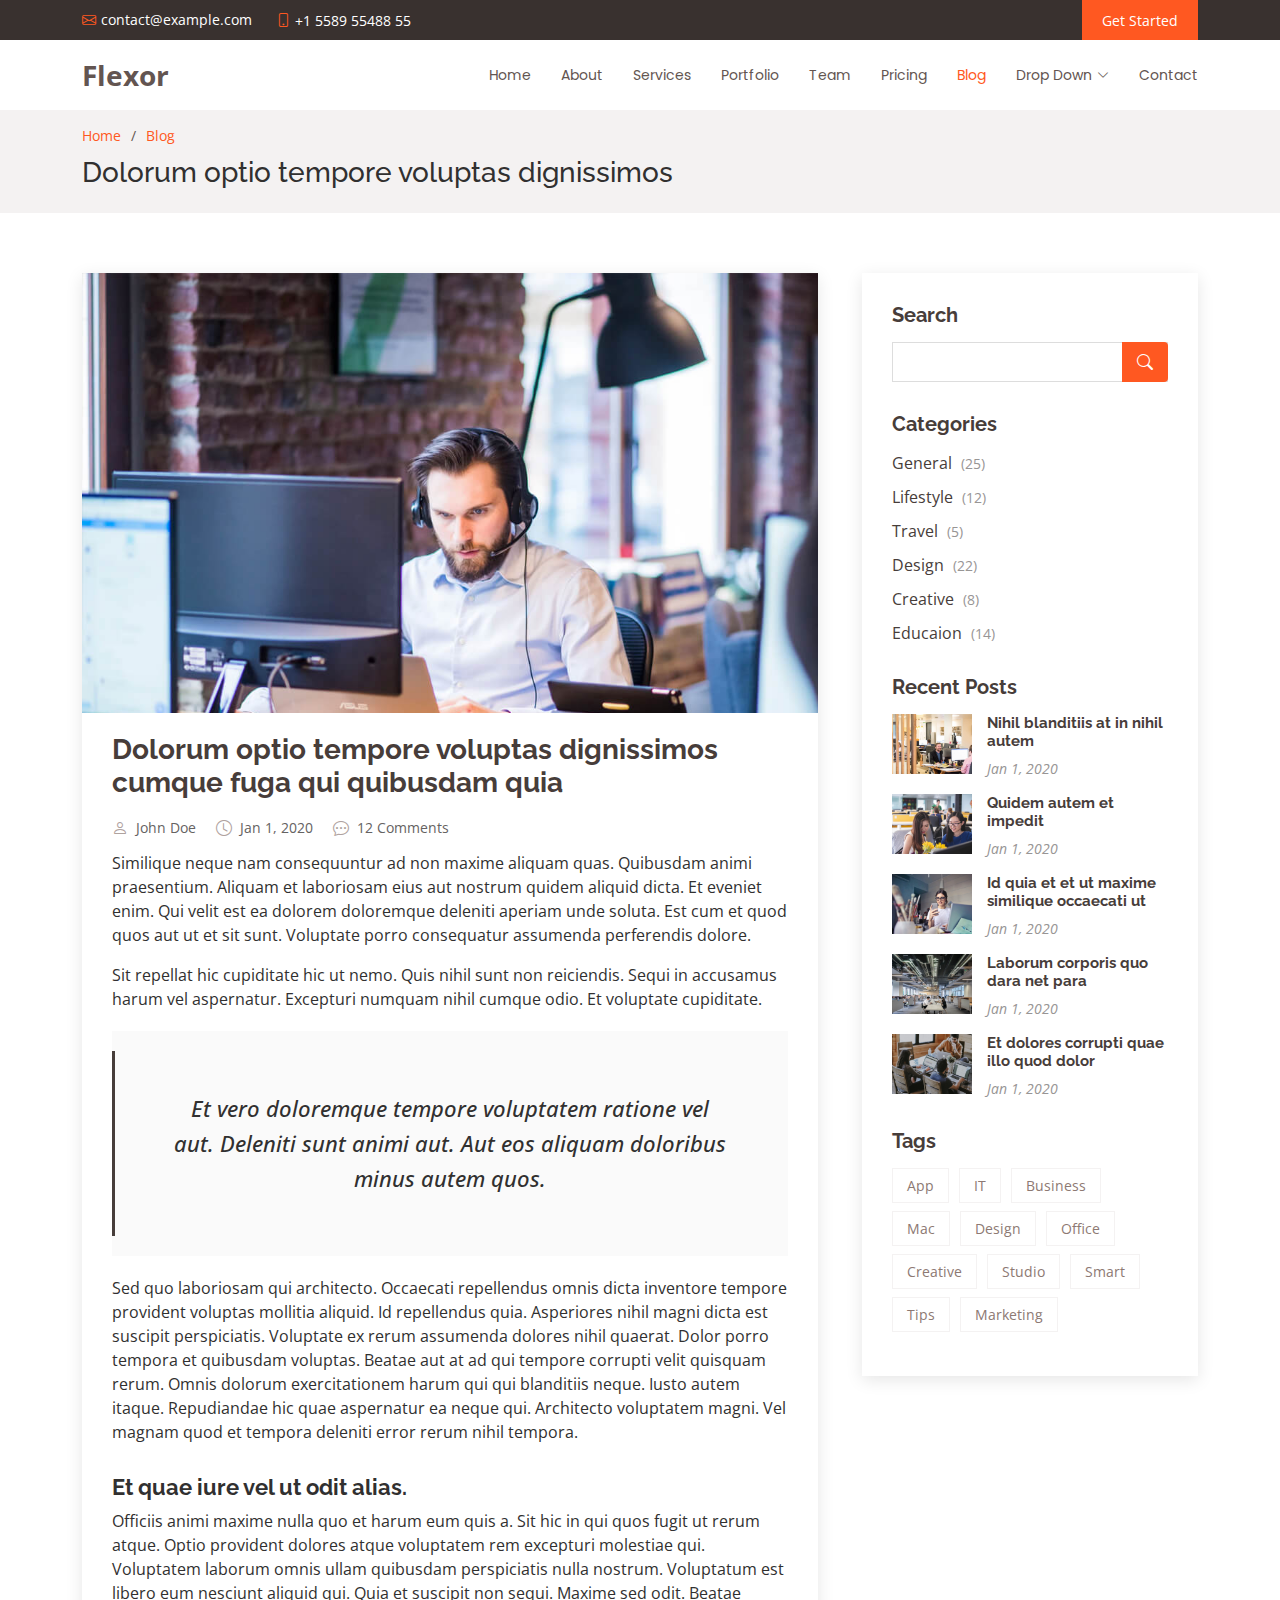
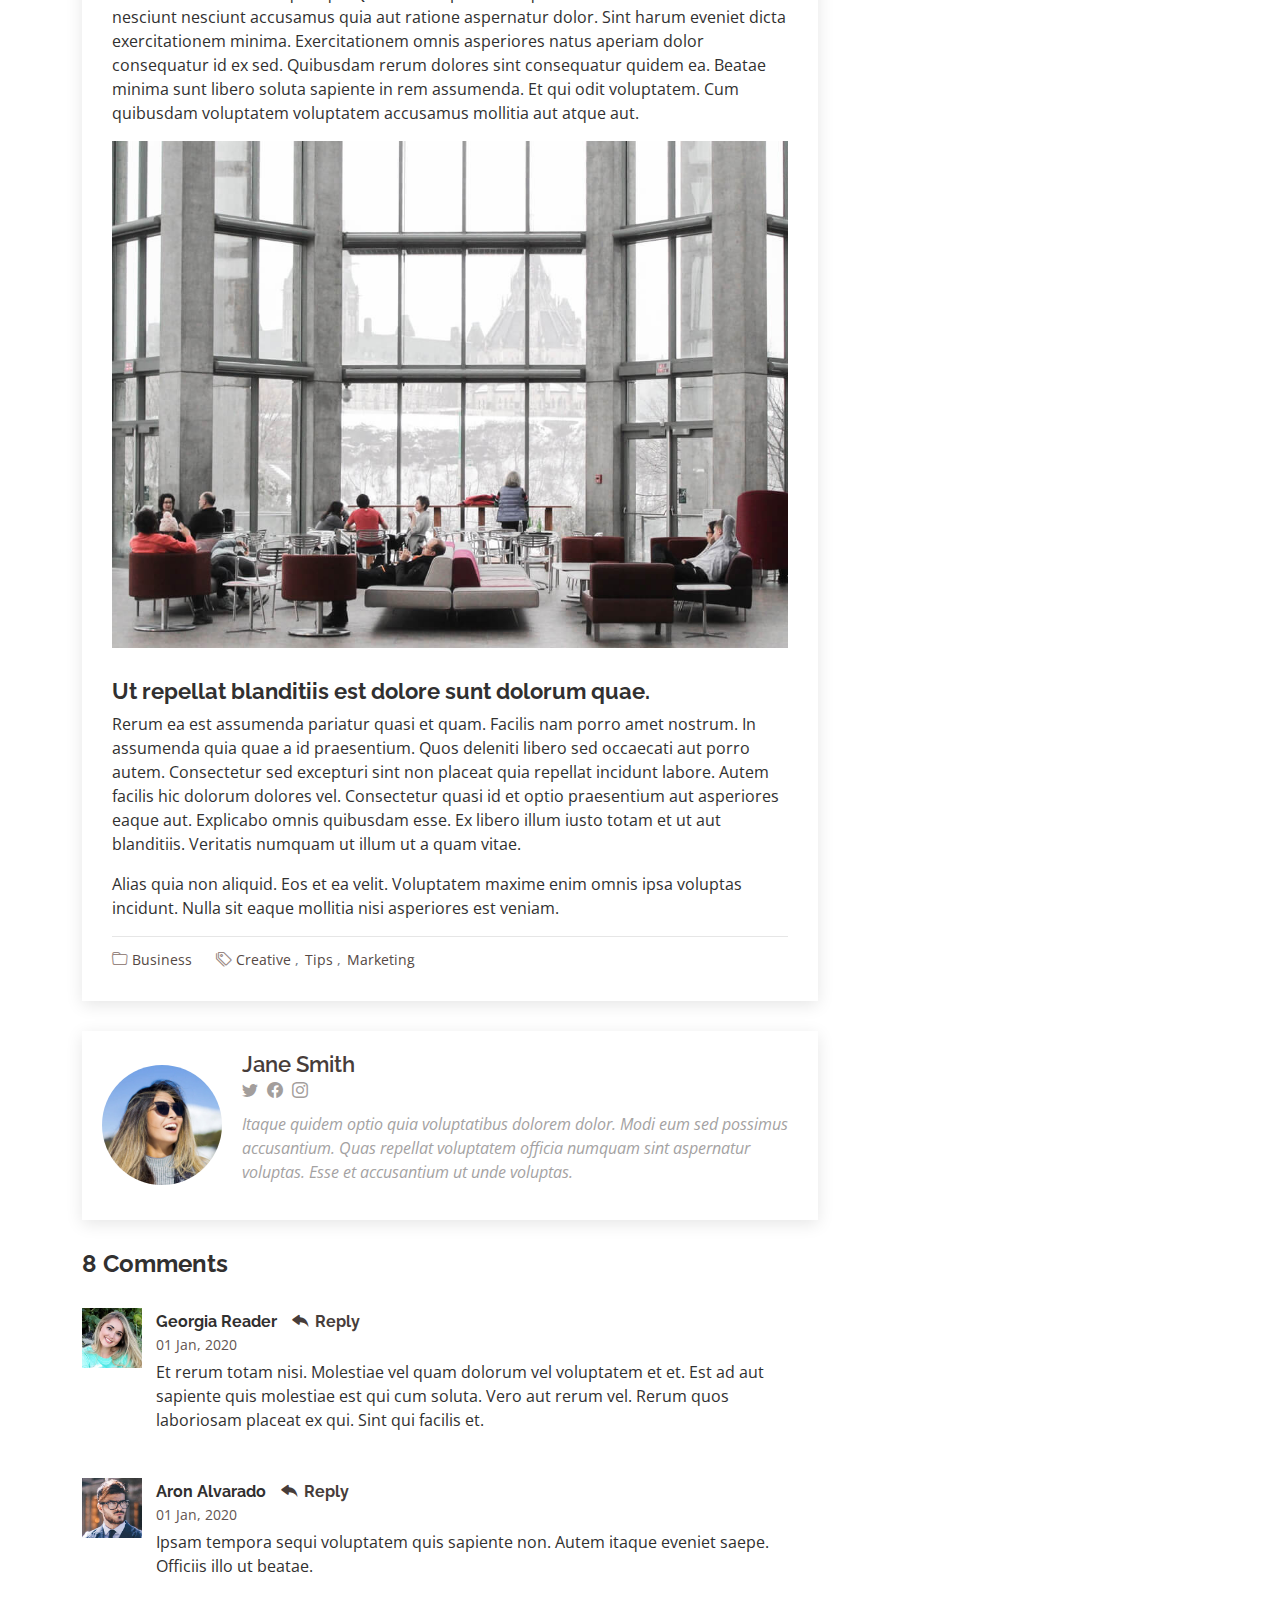
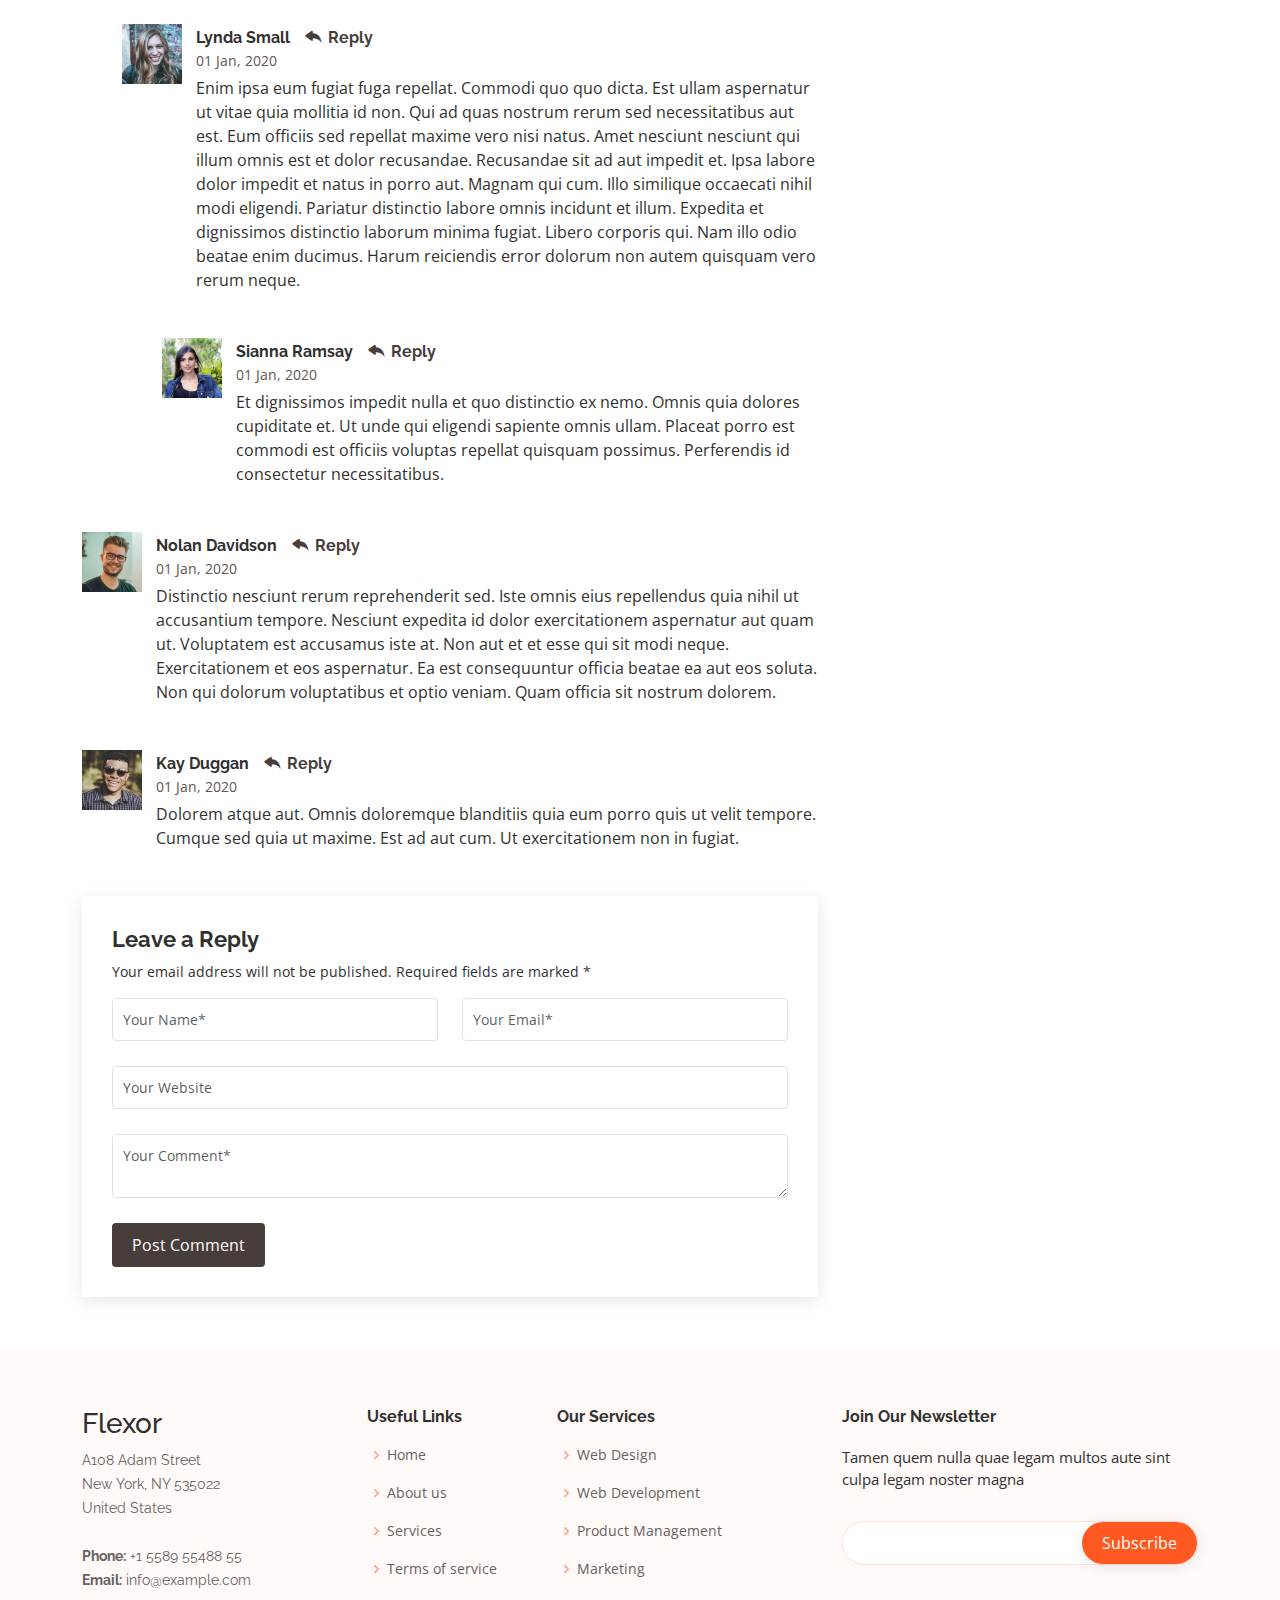
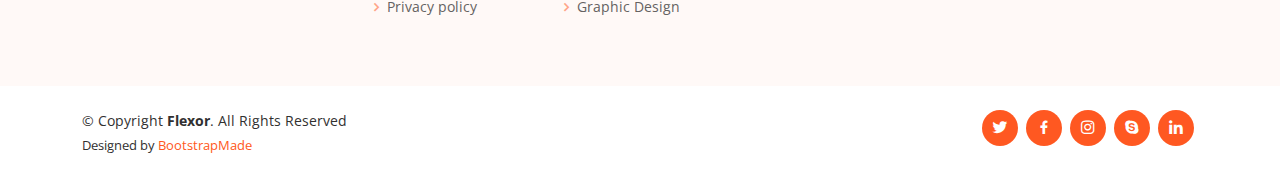
<file: blog-single.html>
<!DOCTYPE html>
<html lang="en">

<head>
  <meta charset="utf-8">
  <meta content="width=device-width, initial-scale=1.0" name="viewport">

  <title>Blog Single - Flexor Bootstrap Template</title>
  <meta content="" name="description">
  <meta content="" name="keywords">

  <!-- Favicons -->
  <link href="assets/img/favicon.png" rel="icon">
  <link href="assets/img/apple-touch-icon.png" rel="apple-touch-icon">

  <!-- Google Fonts -->
  <link href="https://fonts.googleapis.com/css?family=Open+Sans:300,300i,400,400i,600,600i,700,700i|Raleway:300,300i,400,400i,500,500i,600,600i,700,700i|Poppins:300,300i,400,400i,500,500i,600,600i,700,700i" rel="stylesheet">

  <!-- Vendor CSS Files -->
  <link href="assets/vendor/aos/aos.css" rel="stylesheet">
  <link href="assets/vendor/bootstrap/css/bootstrap.min.css" rel="stylesheet">
  <link href="assets/vendor/bootstrap-icons/bootstrap-icons.css" rel="stylesheet">
  <link href="assets/vendor/boxicons/css/boxicons.min.css" rel="stylesheet">
  <link href="assets/vendor/glightbox/css/glightbox.min.css" rel="stylesheet">
  <link href="assets/vendor/swiper/swiper-bundle.min.css" rel="stylesheet">

  <!-- Template Main CSS File -->
  <link href="assets/css/style.css" rel="stylesheet">

  <!-- =======================================================
  * Template Name: Flexor
  * Updated: Jan 29 2024 with Bootstrap v5.3.2
  * Template URL: https://bootstrapmade.com/flexor-free-multipurpose-bootstrap-template/
  * Author: BootstrapMade.com
  * License: https://bootstrapmade.com/license/
  ======================================================== -->
</head>

<body>

  <!-- ======= Top Bar ======= -->
  <section id="topbar" class="d-flex align-items-center">
    <div class="container d-flex justify-content-center justify-content-md-between">
      <div class="contact-info d-flex align-items-center">
        <i class="bi bi-envelope d-flex align-items-center"><a href="mailto:contact@example.com">contact@example.com</a></i>
        <i class="bi bi-phone d-flex align-items-center ms-4"><span>+1 5589 55488 55</span></i>
      </div>

      <div class="cta d-none d-md-flex align-items-center">
        <a href="#about" class="scrollto">Get Started</a>
      </div>
    </div>
  </section>

  <!-- ======= Header ======= -->
  <header id="header" class="d-flex align-items-center">
    <div class="container d-flex align-items-center justify-content-between">

      <div class="logo">
        <h1><a href="index.html">Flexor</a></h1>
        <!-- Uncomment below if you prefer to use an image logo -->
        <!-- <a href="index.html"><img src="assets/img/logo.png" alt="" class="img-fluid"></a>-->
      </div>

      <nav id="navbar" class="navbar">
        <ul>
          <li><a class="nav-link scrollto " href="#hero">Home</a></li>
          <li><a class="nav-link scrollto" href="#about">About</a></li>
          <li><a class="nav-link scrollto" href="#services">Services</a></li>
          <li><a class="nav-link scrollto " href="#portfolio">Portfolio</a></li>
          <li><a class="nav-link scrollto" href="#team">Team</a></li>
          <li><a class="nav-link scrollto" href="#pricing">Pricing</a></li>
          <li><a class="active" href="blog.html">Blog</a></li>
          <li class="dropdown"><a href="#"><span>Drop Down</span> <i class="bi bi-chevron-down"></i></a>
            <ul>
              <li><a href="#">Drop Down 1</a></li>
              <li class="dropdown"><a href="#"><span>Deep Drop Down</span> <i class="bi bi-chevron-right"></i></a>
                <ul>
                  <li><a href="#">Deep Drop Down 1</a></li>
                  <li><a href="#">Deep Drop Down 2</a></li>
                  <li><a href="#">Deep Drop Down 3</a></li>
                  <li><a href="#">Deep Drop Down 4</a></li>
                  <li><a href="#">Deep Drop Down 5</a></li>
                </ul>
              </li>
              <li><a href="#">Drop Down 2</a></li>
              <li><a href="#">Drop Down 3</a></li>
              <li><a href="#">Drop Down 4</a></li>
            </ul>
          </li>
          <li><a class="nav-link scrollto" href="#contact">Contact</a></li>
        </ul>
        <i class="bi bi-list mobile-nav-toggle"></i>
      </nav><!-- .navbar -->

    </div>
  </header><!-- End Header -->

  <main id="main">

    <!-- ======= Breadcrumbs ======= -->
    <section id="breadcrumbs" class="breadcrumbs">
      <div class="container">
        <ol>
          <li><a href="index.html">Home</a></li>
          <li><a href="blog.html">Blog</a></li>
        </ol>
        <h2>Dolorum optio tempore voluptas dignissimos</h2>
      </div>
    </section><!-- End Breadcrumbs -->

    <!-- ======= Blog Single Section ======= -->
    <section id="blog" class="blog">
      <div class="container" data-aos="fade-up">

        <div class="row">

          <div class="col-lg-8 entries">

            <article class="entry entry-single">

              <div class="entry-img">
                <img src="assets/img/blog/blog-1.jpg" alt="" class="img-fluid">
              </div>

              <h2 class="entry-title">
                <a href="blog-single.html">Dolorum optio tempore voluptas dignissimos cumque fuga qui quibusdam quia</a>
              </h2>

              <div class="entry-meta">
                <ul>
                  <li class="d-flex align-items-center"><i class="bi bi-person"></i> <a href="blog-single.html">John Doe</a></li>
                  <li class="d-flex align-items-center"><i class="bi bi-clock"></i> <a href="blog-single.html"><time datetime="2020-01-01">Jan 1, 2020</time></a></li>
                  <li class="d-flex align-items-center"><i class="bi bi-chat-dots"></i> <a href="blog-single.html">12 Comments</a></li>
                </ul>
              </div>

              <div class="entry-content">
                <p>
                  Similique neque nam consequuntur ad non maxime aliquam quas. Quibusdam animi praesentium. Aliquam et laboriosam eius aut nostrum quidem aliquid dicta.
                  Et eveniet enim. Qui velit est ea dolorem doloremque deleniti aperiam unde soluta. Est cum et quod quos aut ut et sit sunt. Voluptate porro consequatur assumenda perferendis dolore.
                </p>

                <p>
                  Sit repellat hic cupiditate hic ut nemo. Quis nihil sunt non reiciendis. Sequi in accusamus harum vel aspernatur. Excepturi numquam nihil cumque odio. Et voluptate cupiditate.
                </p>

                <blockquote>
                  <p>
                    Et vero doloremque tempore voluptatem ratione vel aut. Deleniti sunt animi aut. Aut eos aliquam doloribus minus autem quos.
                  </p>
                </blockquote>

                <p>
                  Sed quo laboriosam qui architecto. Occaecati repellendus omnis dicta inventore tempore provident voluptas mollitia aliquid. Id repellendus quia. Asperiores nihil magni dicta est suscipit perspiciatis. Voluptate ex rerum assumenda dolores nihil quaerat.
                  Dolor porro tempora et quibusdam voluptas. Beatae aut at ad qui tempore corrupti velit quisquam rerum. Omnis dolorum exercitationem harum qui qui blanditiis neque.
                  Iusto autem itaque. Repudiandae hic quae aspernatur ea neque qui. Architecto voluptatem magni. Vel magnam quod et tempora deleniti error rerum nihil tempora.
                </p>

                <h3>Et quae iure vel ut odit alias.</h3>
                <p>
                  Officiis animi maxime nulla quo et harum eum quis a. Sit hic in qui quos fugit ut rerum atque. Optio provident dolores atque voluptatem rem excepturi molestiae qui. Voluptatem laborum omnis ullam quibusdam perspiciatis nulla nostrum. Voluptatum est libero eum nesciunt aliquid qui.
                  Quia et suscipit non sequi. Maxime sed odit. Beatae nesciunt nesciunt accusamus quia aut ratione aspernatur dolor. Sint harum eveniet dicta exercitationem minima. Exercitationem omnis asperiores natus aperiam dolor consequatur id ex sed. Quibusdam rerum dolores sint consequatur quidem ea.
                  Beatae minima sunt libero soluta sapiente in rem assumenda. Et qui odit voluptatem. Cum quibusdam voluptatem voluptatem accusamus mollitia aut atque aut.
                </p>
                <img src="assets/img/blog/blog-inside-post.jpg" class="img-fluid" alt="">

                <h3>Ut repellat blanditiis est dolore sunt dolorum quae.</h3>
                <p>
                  Rerum ea est assumenda pariatur quasi et quam. Facilis nam porro amet nostrum. In assumenda quia quae a id praesentium. Quos deleniti libero sed occaecati aut porro autem. Consectetur sed excepturi sint non placeat quia repellat incidunt labore. Autem facilis hic dolorum dolores vel.
                  Consectetur quasi id et optio praesentium aut asperiores eaque aut. Explicabo omnis quibusdam esse. Ex libero illum iusto totam et ut aut blanditiis. Veritatis numquam ut illum ut a quam vitae.
                </p>
                <p>
                  Alias quia non aliquid. Eos et ea velit. Voluptatem maxime enim omnis ipsa voluptas incidunt. Nulla sit eaque mollitia nisi asperiores est veniam.
                </p>

              </div>

              <div class="entry-footer">
                <i class="bi bi-folder"></i>
                <ul class="cats">
                  <li><a href="#">Business</a></li>
                </ul>

                <i class="bi bi-tags"></i>
                <ul class="tags">
                  <li><a href="#">Creative</a></li>
                  <li><a href="#">Tips</a></li>
                  <li><a href="#">Marketing</a></li>
                </ul>
              </div>

            </article><!-- End blog entry -->

            <div class="blog-author d-flex align-items-center">
              <img src="assets/img/blog/blog-author.jpg" class="rounded-circle float-left" alt="">
              <div>
                <h4>Jane Smith</h4>
                <div class="social-links">
                  <a href="https://twitters.com/#"><i class="bi bi-twitter"></i></a>
                  <a href="https://facebook.com/#"><i class="bi bi-facebook"></i></a>
                  <a href="https://instagram.com/#"><i class="biu bi-instagram"></i></a>
                </div>
                <p>
                  Itaque quidem optio quia voluptatibus dolorem dolor. Modi eum sed possimus accusantium. Quas repellat voluptatem officia numquam sint aspernatur voluptas. Esse et accusantium ut unde voluptas.
                </p>
              </div>
            </div><!-- End blog author bio -->

            <div class="blog-comments">

              <h4 class="comments-count">8 Comments</h4>

              <div id="comment-1" class="comment">
                <div class="d-flex">
                  <div class="comment-img"><img src="assets/img/blog/comments-1.jpg" alt=""></div>
                  <div>
                    <h5><a href="">Georgia Reader</a> <a href="#" class="reply"><i class="bi bi-reply-fill"></i> Reply</a></h5>
                    <time datetime="2020-01-01">01 Jan, 2020</time>
                    <p>
                      Et rerum totam nisi. Molestiae vel quam dolorum vel voluptatem et et. Est ad aut sapiente quis molestiae est qui cum soluta.
                      Vero aut rerum vel. Rerum quos laboriosam placeat ex qui. Sint qui facilis et.
                    </p>
                  </div>
                </div>
              </div><!-- End comment #1 -->

              <div id="comment-2" class="comment">
                <div class="d-flex">
                  <div class="comment-img"><img src="assets/img/blog/comments-2.jpg" alt=""></div>
                  <div>
                    <h5><a href="">Aron Alvarado</a> <a href="#" class="reply"><i class="bi bi-reply-fill"></i> Reply</a></h5>
                    <time datetime="2020-01-01">01 Jan, 2020</time>
                    <p>
                      Ipsam tempora sequi voluptatem quis sapiente non. Autem itaque eveniet saepe. Officiis illo ut beatae.
                    </p>
                  </div>
                </div>

                <div id="comment-reply-1" class="comment comment-reply">
                  <div class="d-flex">
                    <div class="comment-img"><img src="assets/img/blog/comments-3.jpg" alt=""></div>
                    <div>
                      <h5><a href="">Lynda Small</a> <a href="#" class="reply"><i class="bi bi-reply-fill"></i> Reply</a></h5>
                      <time datetime="2020-01-01">01 Jan, 2020</time>
                      <p>
                        Enim ipsa eum fugiat fuga repellat. Commodi quo quo dicta. Est ullam aspernatur ut vitae quia mollitia id non. Qui ad quas nostrum rerum sed necessitatibus aut est. Eum officiis sed repellat maxime vero nisi natus. Amet nesciunt nesciunt qui illum omnis est et dolor recusandae.

                        Recusandae sit ad aut impedit et. Ipsa labore dolor impedit et natus in porro aut. Magnam qui cum. Illo similique occaecati nihil modi eligendi. Pariatur distinctio labore omnis incidunt et illum. Expedita et dignissimos distinctio laborum minima fugiat.

                        Libero corporis qui. Nam illo odio beatae enim ducimus. Harum reiciendis error dolorum non autem quisquam vero rerum neque.
                      </p>
                    </div>
                  </div>

                  <div id="comment-reply-2" class="comment comment-reply">
                    <div class="d-flex">
                      <div class="comment-img"><img src="assets/img/blog/comments-4.jpg" alt=""></div>
                      <div>
                        <h5><a href="">Sianna Ramsay</a> <a href="#" class="reply"><i class="bi bi-reply-fill"></i> Reply</a></h5>
                        <time datetime="2020-01-01">01 Jan, 2020</time>
                        <p>
                          Et dignissimos impedit nulla et quo distinctio ex nemo. Omnis quia dolores cupiditate et. Ut unde qui eligendi sapiente omnis ullam. Placeat porro est commodi est officiis voluptas repellat quisquam possimus. Perferendis id consectetur necessitatibus.
                        </p>
                      </div>
                    </div>

                  </div><!-- End comment reply #2-->

                </div><!-- End comment reply #1-->

              </div><!-- End comment #2-->

              <div id="comment-3" class="comment">
                <div class="d-flex">
                  <div class="comment-img"><img src="assets/img/blog/comments-5.jpg" alt=""></div>
                  <div>
                    <h5><a href="">Nolan Davidson</a> <a href="#" class="reply"><i class="bi bi-reply-fill"></i> Reply</a></h5>
                    <time datetime="2020-01-01">01 Jan, 2020</time>
                    <p>
                      Distinctio nesciunt rerum reprehenderit sed. Iste omnis eius repellendus quia nihil ut accusantium tempore. Nesciunt expedita id dolor exercitationem aspernatur aut quam ut. Voluptatem est accusamus iste at.
                      Non aut et et esse qui sit modi neque. Exercitationem et eos aspernatur. Ea est consequuntur officia beatae ea aut eos soluta. Non qui dolorum voluptatibus et optio veniam. Quam officia sit nostrum dolorem.
                    </p>
                  </div>
                </div>

              </div><!-- End comment #3 -->

              <div id="comment-4" class="comment">
                <div class="d-flex">
                  <div class="comment-img"><img src="assets/img/blog/comments-6.jpg" alt=""></div>
                  <div>
                    <h5><a href="">Kay Duggan</a> <a href="#" class="reply"><i class="bi bi-reply-fill"></i> Reply</a></h5>
                    <time datetime="2020-01-01">01 Jan, 2020</time>
                    <p>
                      Dolorem atque aut. Omnis doloremque blanditiis quia eum porro quis ut velit tempore. Cumque sed quia ut maxime. Est ad aut cum. Ut exercitationem non in fugiat.
                    </p>
                  </div>
                </div>

              </div><!-- End comment #4 -->

              <div class="reply-form">
                <h4>Leave a Reply</h4>
                <p>Your email address will not be published. Required fields are marked * </p>
                <form action="">
                  <div class="row">
                    <div class="col-md-6 form-group">
                      <input name="name" type="text" class="form-control" placeholder="Your Name*">
                    </div>
                    <div class="col-md-6 form-group">
                      <input name="email" type="text" class="form-control" placeholder="Your Email*">
                    </div>
                  </div>
                  <div class="row">
                    <div class="col form-group">
                      <input name="website" type="text" class="form-control" placeholder="Your Website">
                    </div>
                  </div>
                  <div class="row">
                    <div class="col form-group">
                      <textarea name="comment" class="form-control" placeholder="Your Comment*"></textarea>
                    </div>
                  </div>
                  <button type="submit" class="btn btn-primary">Post Comment</button>

                </form>

              </div>

            </div><!-- End blog comments -->

          </div><!-- End blog entries list -->

          <div class="col-lg-4">

            <div class="sidebar">

              <h3 class="sidebar-title">Search</h3>
              <div class="sidebar-item search-form">
                <form action="">
                  <input type="text">
                  <button type="submit"><i class="bi bi-search"></i></button>
                </form>
              </div><!-- End sidebar search formn-->

              <h3 class="sidebar-title">Categories</h3>
              <div class="sidebar-item categories">
                <ul>
                  <li><a href="#">General <span>(25)</span></a></li>
                  <li><a href="#">Lifestyle <span>(12)</span></a></li>
                  <li><a href="#">Travel <span>(5)</span></a></li>
                  <li><a href="#">Design <span>(22)</span></a></li>
                  <li><a href="#">Creative <span>(8)</span></a></li>
                  <li><a href="#">Educaion <span>(14)</span></a></li>
                </ul>
              </div><!-- End sidebar categories-->

              <h3 class="sidebar-title">Recent Posts</h3>
              <div class="sidebar-item recent-posts">
                <div class="post-item clearfix">
                  <img src="assets/img/blog/blog-recent-1.jpg" alt="">
                  <h4><a href="blog-single.html">Nihil blanditiis at in nihil autem</a></h4>
                  <time datetime="2020-01-01">Jan 1, 2020</time>
                </div>

                <div class="post-item clearfix">
                  <img src="assets/img/blog/blog-recent-2.jpg" alt="">
                  <h4><a href="blog-single.html">Quidem autem et impedit</a></h4>
                  <time datetime="2020-01-01">Jan 1, 2020</time>
                </div>

                <div class="post-item clearfix">
                  <img src="assets/img/blog/blog-recent-3.jpg" alt="">
                  <h4><a href="blog-single.html">Id quia et et ut maxime similique occaecati ut</a></h4>
                  <time datetime="2020-01-01">Jan 1, 2020</time>
                </div>

                <div class="post-item clearfix">
                  <img src="assets/img/blog/blog-recent-4.jpg" alt="">
                  <h4><a href="blog-single.html">Laborum corporis quo dara net para</a></h4>
                  <time datetime="2020-01-01">Jan 1, 2020</time>
                </div>

                <div class="post-item clearfix">
                  <img src="assets/img/blog/blog-recent-5.jpg" alt="">
                  <h4><a href="blog-single.html">Et dolores corrupti quae illo quod dolor</a></h4>
                  <time datetime="2020-01-01">Jan 1, 2020</time>
                </div>

              </div><!-- End sidebar recent posts-->

              <h3 class="sidebar-title">Tags</h3>
              <div class="sidebar-item tags">
                <ul>
                  <li><a href="#">App</a></li>
                  <li><a href="#">IT</a></li>
                  <li><a href="#">Business</a></li>
                  <li><a href="#">Mac</a></li>
                  <li><a href="#">Design</a></li>
                  <li><a href="#">Office</a></li>
                  <li><a href="#">Creative</a></li>
                  <li><a href="#">Studio</a></li>
                  <li><a href="#">Smart</a></li>
                  <li><a href="#">Tips</a></li>
                  <li><a href="#">Marketing</a></li>
                </ul>
              </div><!-- End sidebar tags-->

            </div><!-- End sidebar -->

          </div><!-- End blog sidebar -->

        </div>

      </div>
    </section><!-- End Blog Single Section -->

  </main><!-- End #main -->

  <!-- ======= Footer ======= -->
  <footer id="footer">

    <div class="footer-top">
      <div class="container">
        <div class="row">

          <div class="col-lg-3 col-md-6 footer-contact">
            <h3>Flexor</h3>
            <p>
              A108 Adam Street <br>
              New York, NY 535022<br>
              United States <br><br>
              <strong>Phone:</strong> +1 5589 55488 55<br>
              <strong>Email:</strong> info@example.com<br>
            </p>
          </div>

          <div class="col-lg-2 col-md-6 footer-links">
            <h4>Useful Links</h4>
            <ul>
              <li><i class="bx bx-chevron-right"></i> <a href="#">Home</a></li>
              <li><i class="bx bx-chevron-right"></i> <a href="#">About us</a></li>
              <li><i class="bx bx-chevron-right"></i> <a href="#">Services</a></li>
              <li><i class="bx bx-chevron-right"></i> <a href="#">Terms of service</a></li>
              <li><i class="bx bx-chevron-right"></i> <a href="#">Privacy policy</a></li>
            </ul>
          </div>

          <div class="col-lg-3 col-md-6 footer-links">
            <h4>Our Services</h4>
            <ul>
              <li><i class="bx bx-chevron-right"></i> <a href="#">Web Design</a></li>
              <li><i class="bx bx-chevron-right"></i> <a href="#">Web Development</a></li>
              <li><i class="bx bx-chevron-right"></i> <a href="#">Product Management</a></li>
              <li><i class="bx bx-chevron-right"></i> <a href="#">Marketing</a></li>
              <li><i class="bx bx-chevron-right"></i> <a href="#">Graphic Design</a></li>
            </ul>
          </div>

          <div class="col-lg-4 col-md-6 footer-newsletter">
            <h4>Join Our Newsletter</h4>
            <p>Tamen quem nulla quae legam multos aute sint culpa legam noster magna</p>
            <form action="" method="post">
              <input type="email" name="email"><input type="submit" value="Subscribe">
            </form>
          </div>

        </div>
      </div>
    </div>

    <div class="container d-lg-flex py-4">

      <div class="me-lg-auto text-center text-lg-start">
        <div class="copyright">
          &copy; Copyright <strong><span>Flexor</span></strong>. All Rights Reserved
        </div>
        <div class="credits">
          <!-- All the links in the footer should remain intact. -->
          <!-- You can delete the links only if you purchased the pro version. -->
          <!-- Licensing information: https://bootstrapmade.com/license/ -->
          <!-- Purchase the pro version with working PHP/AJAX contact form: https://bootstrapmade.com/flexor-free-multipurpose-bootstrap-template/ -->
          Designed by <a href="https://bootstrapmade.com/">BootstrapMade</a>
        </div>
      </div>
      <div class="social-links text-center text-lg-right pt-3 pt-lg-0">
        <a href="#" class="twitter"><i class="bx bxl-twitter"></i></a>
        <a href="#" class="facebook"><i class="bx bxl-facebook"></i></a>
        <a href="#" class="instagram"><i class="bx bxl-instagram"></i></a>
        <a href="#" class="google-plus"><i class="bx bxl-skype"></i></a>
        <a href="#" class="linkedin"><i class="bx bxl-linkedin"></i></a>
      </div>
    </div>
  </footer><!-- End Footer -->

  <a href="#" class="back-to-top d-flex align-items-center justify-content-center"><i class="bi bi-arrow-up-short"></i></a>

  <!-- Vendor JS Files -->
  <script src="assets/vendor/aos/aos.js"></script>
  <script src="assets/vendor/bootstrap/js/bootstrap.bundle.min.js"></script>
  <script src="assets/vendor/glightbox/js/glightbox.min.js"></script>
  <script src="assets/vendor/isotope-layout/isotope.pkgd.min.js"></script>
  <script src="assets/vendor/swiper/swiper-bundle.min.js"></script>
  <script src="assets/vendor/php-email-form/validate.js"></script>

  <!-- Template Main JS File -->
  <script src="assets/js/main.js"></script>

</body>

</html>
</file>
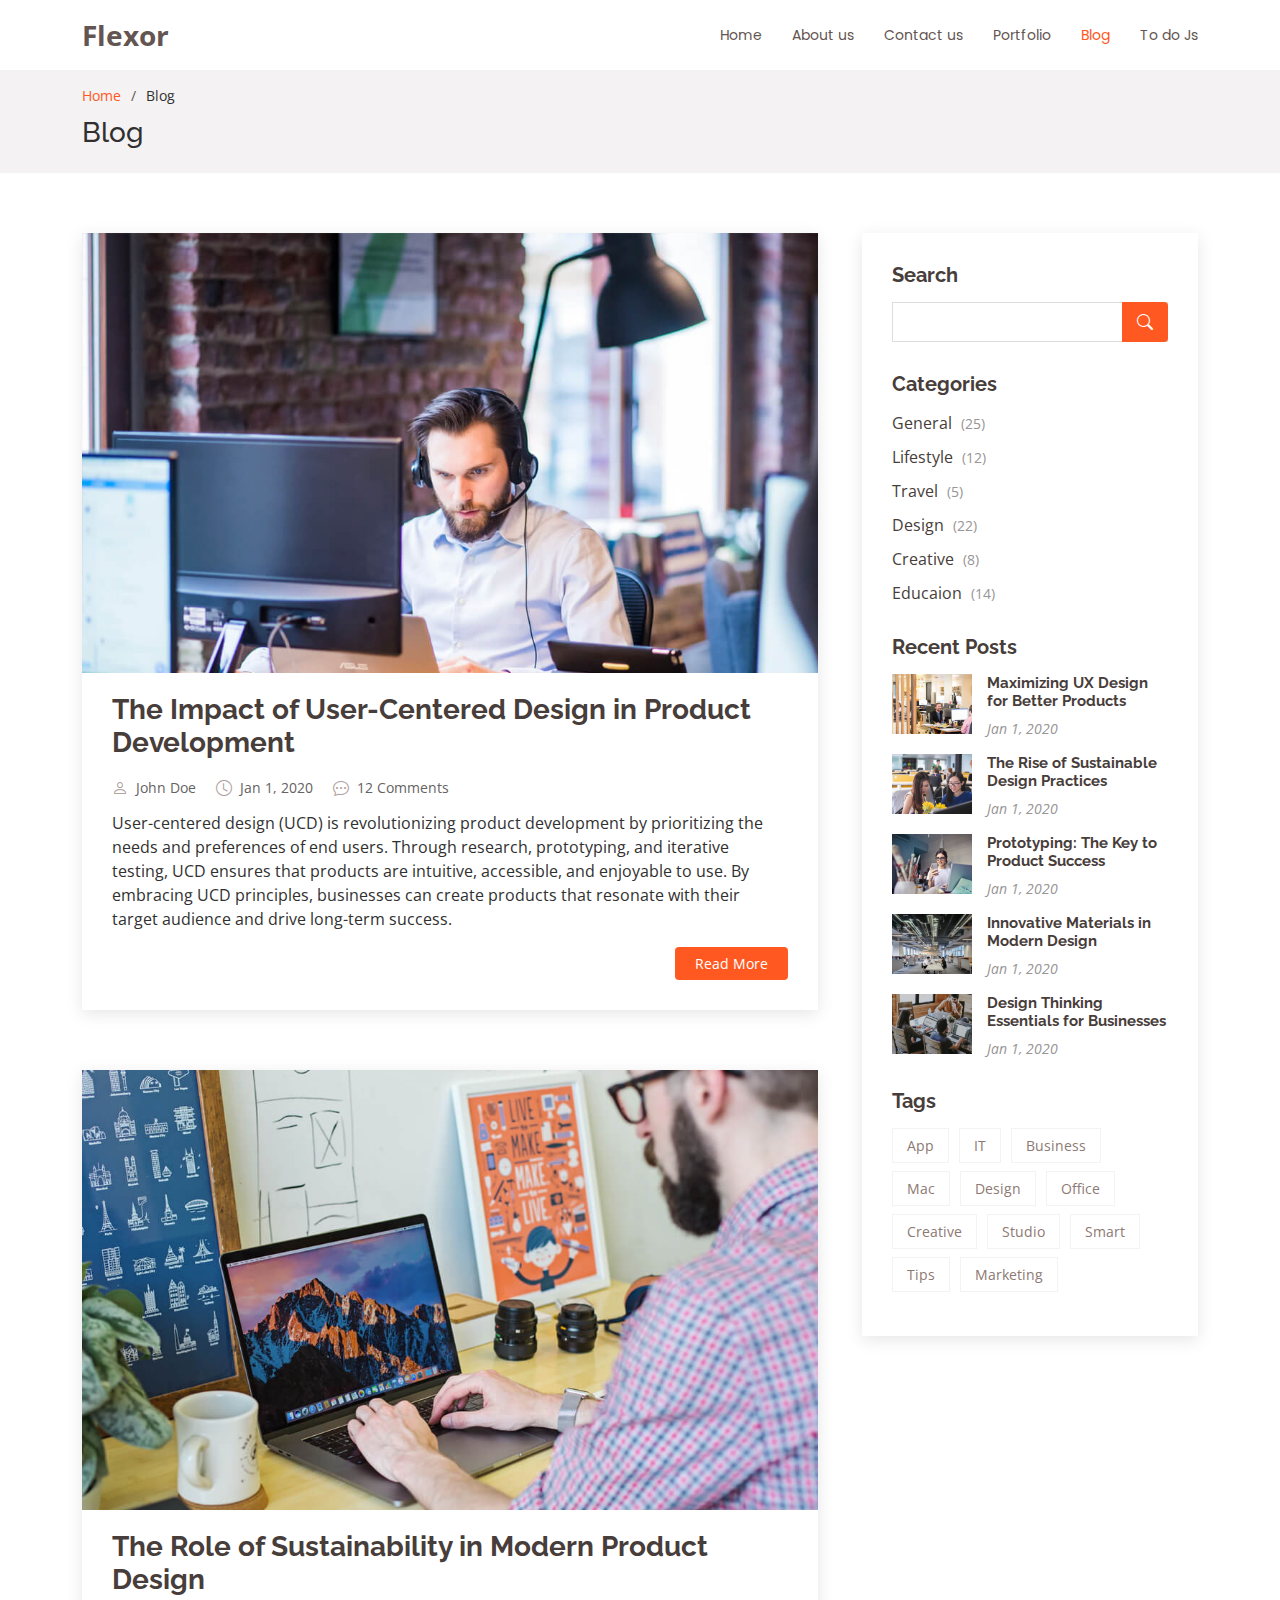
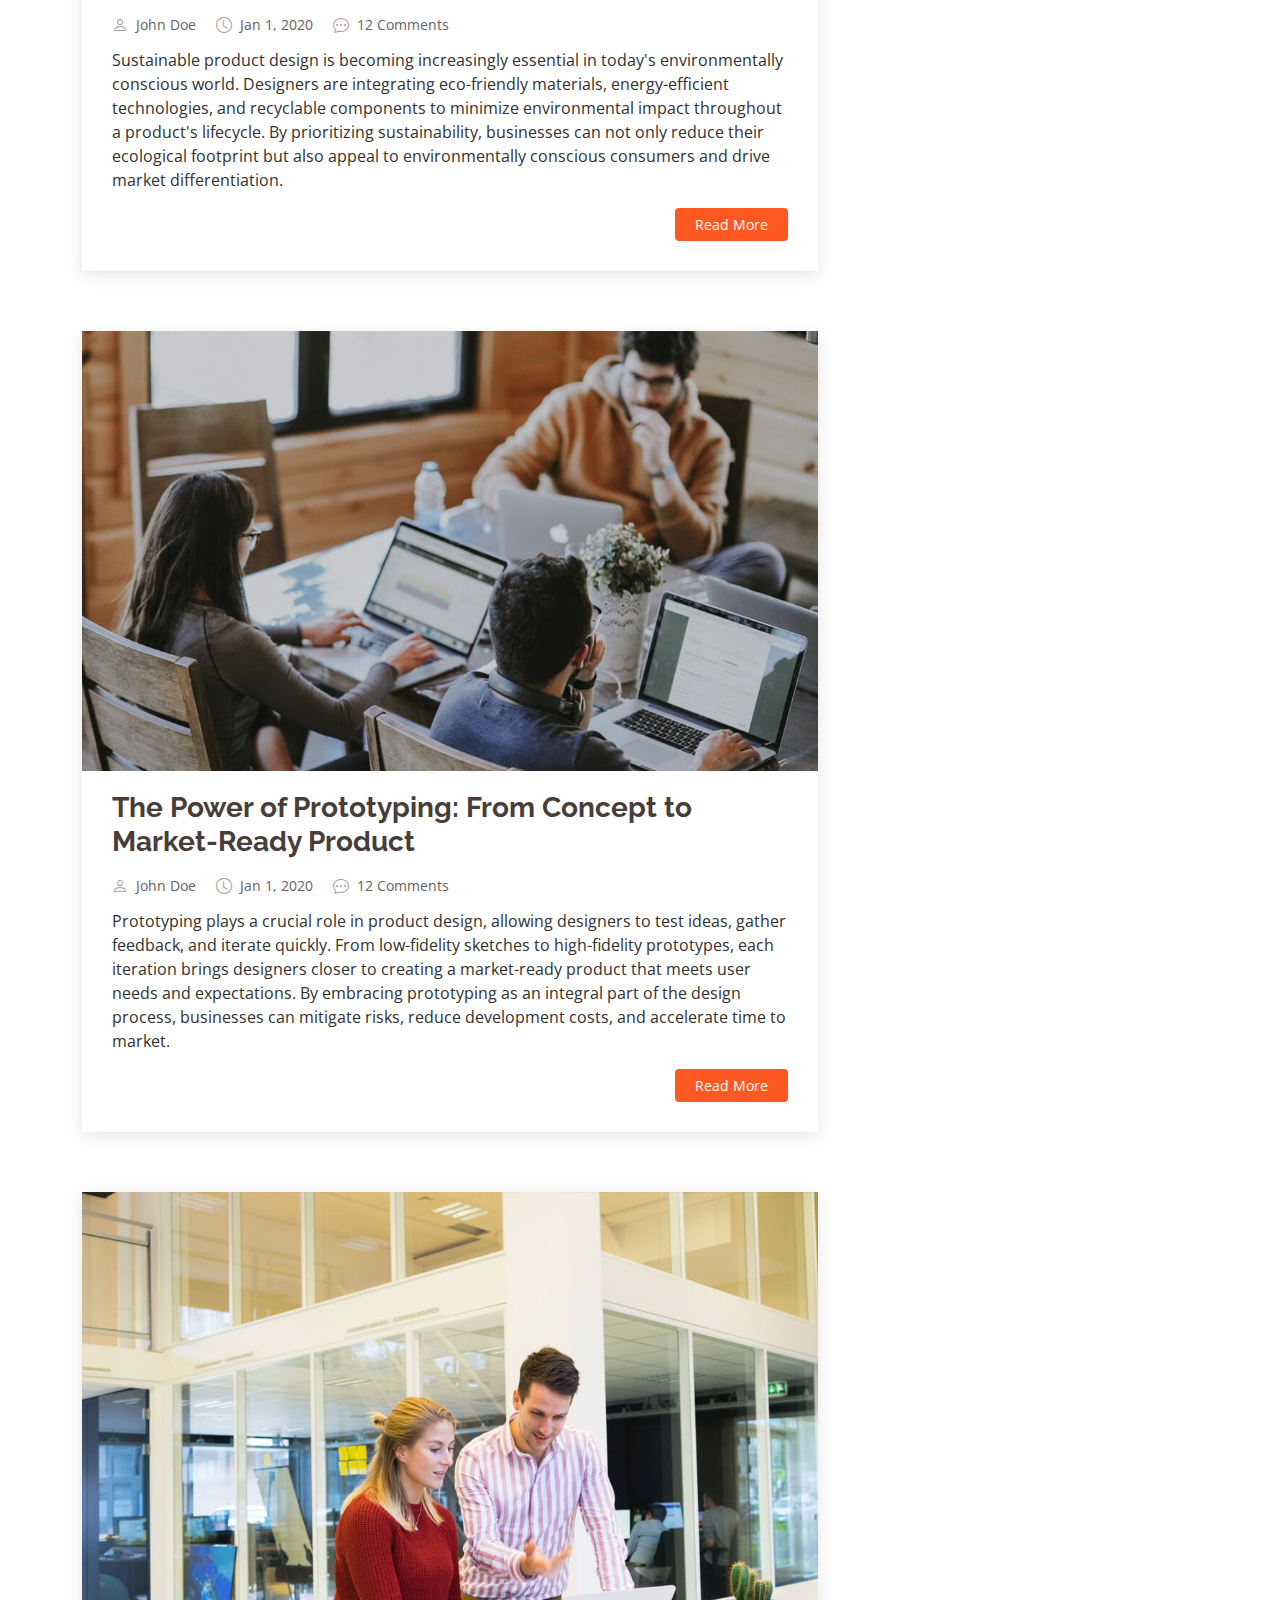
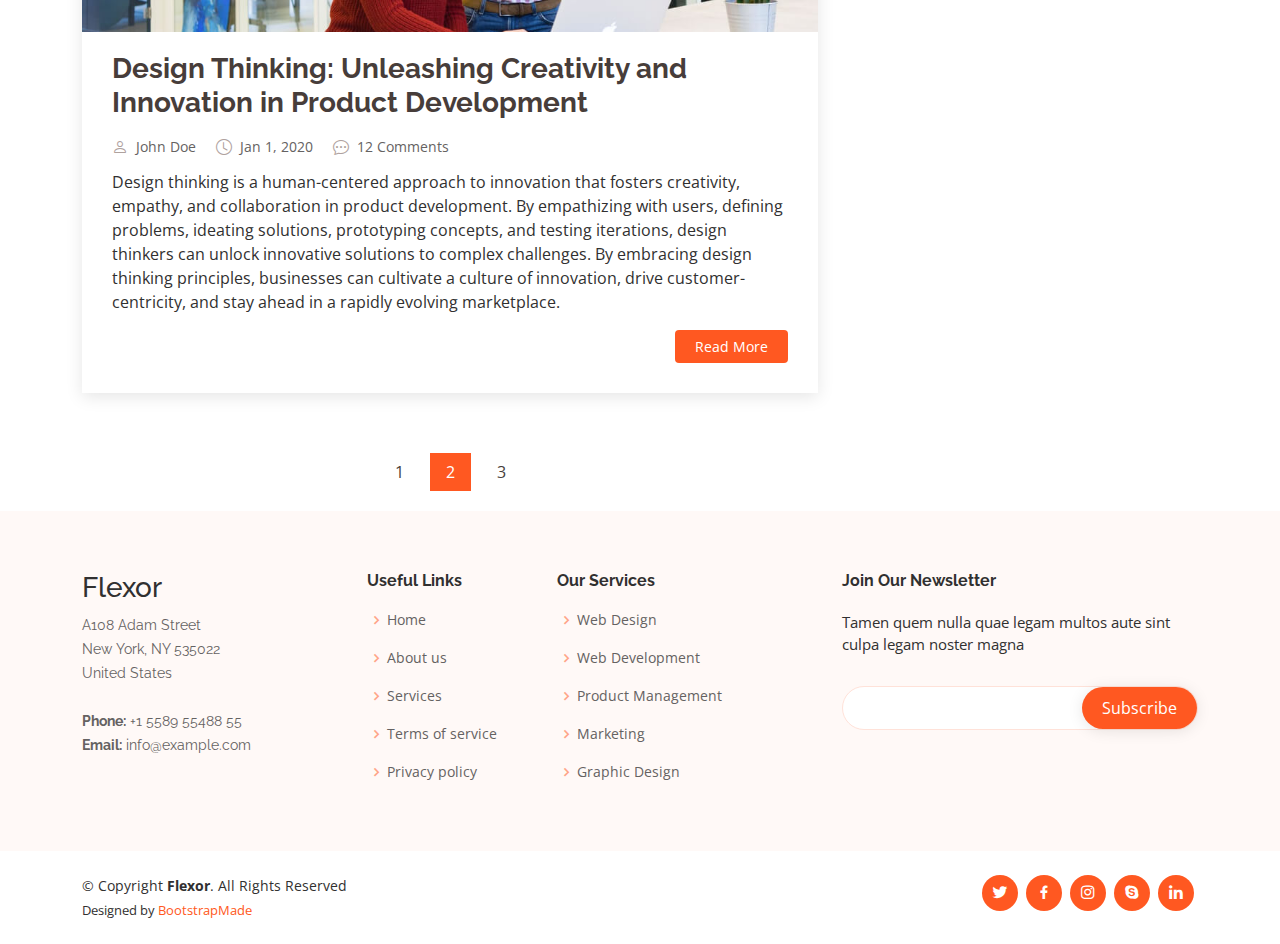
<file: blog.html>
<!DOCTYPE html>
<html lang="en">
  <head>
    <meta charset="utf-8" />
    <meta content="width=device-width, initial-scale=1.0" name="viewport" />

    <title>Flexor - Blog</title>
    <meta content="" name="description" />
    <meta content="" name="keywords" />

    <!-- Favicons -->
    <link href="assets/img/favicon.png" rel="icon" />
    <link href="assets/img/apple-touch-icon.png" rel="apple-touch-icon" />

    <!-- Google Fonts -->
    <link
      href="https://fonts.googleapis.com/css?family=Open+Sans:300,300i,400,400i,600,600i,700,700i|Raleway:300,300i,400,400i,500,500i,600,600i,700,700i|Poppins:300,300i,400,400i,500,500i,600,600i,700,700i"
      rel="stylesheet"
    />

    <!-- Vendor CSS Files -->
    <link href="assets/vendor/aos/aos.css" rel="stylesheet" />
    <link
      href="assets/vendor/bootstrap/css/bootstrap.min.css"
      rel="stylesheet"
    />
    <link
      href="assets/vendor/bootstrap-icons/bootstrap-icons.css"
      rel="stylesheet"
    />
    <link href="assets/vendor/boxicons/css/boxicons.min.css" rel="stylesheet" />
    <link
      href="assets/vendor/glightbox/css/glightbox.min.css"
      rel="stylesheet"
    />
    <link href="assets/vendor/swiper/swiper-bundle.min.css" rel="stylesheet" />

    <!-- Template Main CSS File -->
    <link href="assets/css/style.css" rel="stylesheet" />

    <!-- =======================================================
  * Template Name: Flexor
  * Updated: Jan 29 2024 with Bootstrap v5.3.2
  * Template URL: https://bootstrapmade.com/flexor-free-multipurpose-bootstrap-template/
  * Author: BootstrapMade.com
  * License: https://bootstrapmade.com/license/
  ======================================================== -->
  </head>

  <body>
    <!-- ======= Header ======= -->
    <header id="header" class="d-flex align-items-center">
      <div class="container d-flex align-items-center justify-content-between">
        <div class="logo">
          <h1><a href="index.html">Flexor</a></h1>
          <!-- Uncomment below if you prefer to use an image logo -->
          <!-- <a href="index.html"><img src="assets/img/logo.png" alt="" class="img-fluid"></a>-->
        </div>

        <nav id="navbar" class="navbar">
          <ul>
            <li>
              <a class="nav-link scrollto" href="index.html">Home</a>
            </li>
            <li>
              <a class="nav-link scrollto" href="about-us.html">About us</a>
            </li>
            <li>
              <a class="nav-link scrollto" href="contact-us.html">Contact us</a>
            </li>
            <li>
              <a class="nav-link scrollto" href="portfolio.html">Portfolio</a>
            </li>
            <li>
              <a class="nav-link scrollto active" href="blog.html">Blog</a>
            </li>
            <li><a class="nav-link scrollto" href="to-do.html">To do Js</a></li>
          </ul>
          <i class="bi bi-list mobile-nav-toggle"></i>
        </nav>
        <!-- .navbar -->
      </div>
    </header>
    <!-- End Header -->

    <main id="main">
      <!-- ======= Breadcrumbs ======= -->
      <section id="breadcrumbs" class="breadcrumbs">
        <div class="container">
          <ol>
            <li><a href="index.html">Home</a></li>
            <li>Blog</li>
          </ol>
          <h2>Blog</h2>
        </div>
      </section>
      <!-- End Breadcrumbs -->

      <!-- ======= Blog Section ======= -->
      <section id="blog" class="blog">
        <div class="container" data-aos="fade-up">
          <div class="row">
            <div class="col-lg-8 entries">
              <article class="entry">
                <div class="entry-img">
                  <img
                    src="assets/img/blog/blog-1.jpg"
                    alt=""
                    class="img-fluid"
                  />
                </div>

                <h2 class="entry-title">
                  <a href="#"
                    >The Impact of User-Centered Design in Product
                    Development</a
                  >
                </h2>

                <div class="entry-meta">
                  <ul>
                    <li class="d-flex align-items-center">
                      <i class="bi bi-person"></i>
                      <a href="#">John Doe</a>
                    </li>
                    <li class="d-flex align-items-center">
                      <i class="bi bi-clock"></i>
                      <a href="#"
                        ><time datetime="2020-01-01">Jan 1, 2020</time></a
                      >
                    </li>
                    <li class="d-flex align-items-center">
                      <i class="bi bi-chat-dots"></i>
                      <a href="#">12 Comments</a>
                    </li>
                  </ul>
                </div>

                <div class="entry-content">
                  <p>
                    User-centered design (UCD) is revolutionizing product
                    development by prioritizing the needs and preferences of end
                    users. Through research, prototyping, and iterative testing,
                    UCD ensures that products are intuitive, accessible, and
                    enjoyable to use. By embracing UCD principles, businesses
                    can create products that resonate with their target audience
                    and drive long-term success.
                  </p>
                  <div class="read-more">
                    <a href="#">Read More</a>
                  </div>
                </div>
              </article>
              <!-- End blog entry -->

              <article class="entry">
                <div class="entry-img">
                  <img
                    src="assets/img/blog/blog-2.jpg"
                    alt=""
                    class="img-fluid"
                  />
                </div>

                <h2 class="entry-title">
                  <a href="#"
                    >The Role of Sustainability in Modern Product Design</a
                  >
                </h2>

                <div class="entry-meta">
                  <ul>
                    <li class="d-flex align-items-center">
                      <i class="bi bi-person"></i>
                      <a href="#">John Doe</a>
                    </li>
                    <li class="d-flex align-items-center">
                      <i class="bi bi-clock"></i>
                      <a href="#"
                        ><time datetime="2020-01-01">Jan 1, 2020</time></a
                      >
                    </li>
                    <li class="d-flex align-items-center">
                      <i class="bi bi-chat-dots"></i>
                      <a href="#">12 Comments</a>
                    </li>
                  </ul>
                </div>

                <div class="entry-content">
                  <p>
                    Sustainable product design is becoming increasingly
                    essential in today's environmentally conscious world.
                    Designers are integrating eco-friendly materials,
                    energy-efficient technologies, and recyclable components to
                    minimize environmental impact throughout a product's
                    lifecycle. By prioritizing sustainability, businesses can
                    not only reduce their ecological footprint but also appeal
                    to environmentally conscious consumers and drive market
                    differentiation.
                  </p>
                  <div class="read-more">
                    <a href="#">Read More</a>
                  </div>
                </div>
              </article>
              <!-- End blog entry -->

              <article class="entry">
                <div class="entry-img">
                  <img
                    src="assets/img/blog/blog-3.jpg"
                    alt=""
                    class="img-fluid"
                  />
                </div>

                <h2 class="entry-title">
                  <a href="#"
                    >The Power of Prototyping: From Concept to Market-Ready
                    Product</a
                  >
                </h2>

                <div class="entry-meta">
                  <ul>
                    <li class="d-flex align-items-center">
                      <i class="bi bi-person"></i>
                      <a href="#">John Doe</a>
                    </li>
                    <li class="d-flex align-items-center">
                      <i class="bi bi-clock"></i>
                      <a href="#"
                        ><time datetime="2020-01-01">Jan 1, 2020</time></a
                      >
                    </li>
                    <li class="d-flex align-items-center">
                      <i class="bi bi-chat-dots"></i>
                      <a href="#">12 Comments</a>
                    </li>
                  </ul>
                </div>

                <div class="entry-content">
                  <p>
                    Prototyping plays a crucial role in product design, allowing
                    designers to test ideas, gather feedback, and iterate
                    quickly. From low-fidelity sketches to high-fidelity
                    prototypes, each iteration brings designers closer to
                    creating a market-ready product that meets user needs and
                    expectations. By embracing prototyping as an integral part
                    of the design process, businesses can mitigate risks, reduce
                    development costs, and accelerate time to market.
                  </p>
                  <div class="read-more">
                    <a href="#">Read More</a>
                  </div>
                </div>
              </article>
              <!-- End blog entry -->

              <article class="entry">
                <div class="entry-img">
                  <img
                    src="assets/img/blog/blog-4.jpg"
                    alt=""
                    class="img-fluid"
                  />
                </div>

                <h2 class="entry-title">
                  <a href="#"
                    >Design Thinking: Unleashing Creativity and Innovation in
                    Product Development</a
                  >
                </h2>

                <div class="entry-meta">
                  <ul>
                    <li class="d-flex align-items-center">
                      <i class="bi bi-person"></i>
                      <a href="#">John Doe</a>
                    </li>
                    <li class="d-flex align-items-center">
                      <i class="bi bi-clock"></i>
                      <a href="#"
                        ><time datetime="2020-01-01">Jan 1, 2020</time></a
                      >
                    </li>
                    <li class="d-flex align-items-center">
                      <i class="bi bi-chat-dots"></i>
                      <a href="#">12 Comments</a>
                    </li>
                  </ul>
                </div>

                <div class="entry-content">
                  <p>
                    Design thinking is a human-centered approach to innovation
                    that fosters creativity, empathy, and collaboration in
                    product development. By empathizing with users, defining
                    problems, ideating solutions, prototyping concepts, and
                    testing iterations, design thinkers can unlock innovative
                    solutions to complex challenges. By embracing design
                    thinking principles, businesses can cultivate a culture of
                    innovation, drive customer-centricity, and stay ahead in a
                    rapidly evolving marketplace.
                  </p>
                  <div class="read-more">
                    <a href="#">Read More</a>
                  </div>
                </div>
              </article>
              <!-- End blog entry -->

              <div class="blog-pagination">
                <ul class="justify-content-center">
                  <li><a href="#">1</a></li>
                  <li class="active"><a href="#">2</a></li>
                  <li><a href="#">3</a></li>
                </ul>
              </div>
            </div>
            <!-- End blog entries list -->

            <div class="col-lg-4">
              <div class="sidebar">
                <h3 class="sidebar-title">Search</h3>
                <div class="sidebar-item search-form">
                  <form action="">
                    <input type="text" />
                    <button type="submit"><i class="bi bi-search"></i></button>
                  </form>
                </div>
                <!-- End sidebar search formn-->

                <h3 class="sidebar-title">Categories</h3>
                <div class="sidebar-item categories">
                  <ul>
                    <li>
                      <a href="#">General <span>(25)</span></a>
                    </li>
                    <li>
                      <a href="#">Lifestyle <span>(12)</span></a>
                    </li>
                    <li>
                      <a href="#">Travel <span>(5)</span></a>
                    </li>
                    <li>
                      <a href="#">Design <span>(22)</span></a>
                    </li>
                    <li>
                      <a href="#">Creative <span>(8)</span></a>
                    </li>
                    <li>
                      <a href="#">Educaion <span>(14)</span></a>
                    </li>
                  </ul>
                </div>
                <!-- End sidebar categories-->

                <h3 class="sidebar-title">Recent Posts</h3>
                <div class="sidebar-item recent-posts">
                  <div class="post-item clearfix">
                    <img src="assets/img/blog/blog-recent-1.jpg" alt="" />
                    <h4>
                      <a href="#">Maximizing UX Design for Better Products</a>
                    </h4>
                    <time datetime="2020-01-01">Jan 1, 2020</time>
                  </div>

                  <div class="post-item clearfix">
                    <img src="assets/img/blog/blog-recent-2.jpg" alt="" />
                    <h4>
                      <a href="#">The Rise of Sustainable Design Practices</a>
                    </h4>
                    <time datetime="2020-01-01">Jan 1, 2020</time>
                  </div>

                  <div class="post-item clearfix">
                    <img src="assets/img/blog/blog-recent-3.jpg" alt="" />
                    <h4>
                      <a href="#">Prototyping: The Key to Product Success</a>
                    </h4>
                    <time datetime="2020-01-01">Jan 1, 2020</time>
                  </div>

                  <div class="post-item clearfix">
                    <img src="assets/img/blog/blog-recent-4.jpg" alt="" />
                    <h4>
                      <a href="#">Innovative Materials in Modern Design</a>
                    </h4>
                    <time datetime="2020-01-01">Jan 1, 2020</time>
                  </div>

                  <div class="post-item clearfix">
                    <img src="assets/img/blog/blog-recent-5.jpg" alt="" />
                    <h4>
                      <a href="#">Design Thinking Essentials for Businesses</a>
                    </h4>
                    <time datetime="2020-01-01">Jan 1, 2020</time>
                  </div>
                </div>
                <!-- End sidebar recent posts-->

                <h3 class="sidebar-title">Tags</h3>
                <div class="sidebar-item tags">
                  <ul>
                    <li><a href="#">App</a></li>
                    <li><a href="#">IT</a></li>
                    <li><a href="#">Business</a></li>
                    <li><a href="#">Mac</a></li>
                    <li><a href="#">Design</a></li>
                    <li><a href="#">Office</a></li>
                    <li><a href="#">Creative</a></li>
                    <li><a href="#">Studio</a></li>
                    <li><a href="#">Smart</a></li>
                    <li><a href="#">Tips</a></li>
                    <li><a href="#">Marketing</a></li>
                  </ul>
                </div>
                <!-- End sidebar tags-->
              </div>
              <!-- End sidebar -->
            </div>
            <!-- End blog sidebar -->
          </div>
        </div>
      </section>
      <!-- End Blog Section -->
    </main>
    <!-- End #main -->

    <!-- ======= Footer ======= -->
    <footer id="footer">
      <div class="footer-top">
        <div class="container">
          <div class="row">
            <div class="col-lg-3 col-md-6 footer-contact">
              <h3>Flexor</h3>
              <p>
                A108 Adam Street <br />
                New York, NY 535022<br />
                United States <br /><br />
                <strong>Phone:</strong> +1 5589 55488 55<br />
                <strong>Email:</strong> info@example.com<br />
              </p>
            </div>

            <div class="col-lg-2 col-md-6 footer-links">
              <h4>Useful Links</h4>
              <ul>
                <li>
                  <i class="bx bx-chevron-right"></i> <a href="#">Home</a>
                </li>
                <li>
                  <i class="bx bx-chevron-right"></i> <a href="#">About us</a>
                </li>
                <li>
                  <i class="bx bx-chevron-right"></i> <a href="#">Services</a>
                </li>
                <li>
                  <i class="bx bx-chevron-right"></i>
                  <a href="#">Terms of service</a>
                </li>
                <li>
                  <i class="bx bx-chevron-right"></i>
                  <a href="#">Privacy policy</a>
                </li>
              </ul>
            </div>

            <div class="col-lg-3 col-md-6 footer-links">
              <h4>Our Services</h4>
              <ul>
                <li>
                  <i class="bx bx-chevron-right"></i> <a href="#">Web Design</a>
                </li>
                <li>
                  <i class="bx bx-chevron-right"></i>
                  <a href="#">Web Development</a>
                </li>
                <li>
                  <i class="bx bx-chevron-right"></i>
                  <a href="#">Product Management</a>
                </li>
                <li>
                  <i class="bx bx-chevron-right"></i> <a href="#">Marketing</a>
                </li>
                <li>
                  <i class="bx bx-chevron-right"></i>
                  <a href="#">Graphic Design</a>
                </li>
              </ul>
            </div>

            <div class="col-lg-4 col-md-6 footer-newsletter">
              <h4>Join Our Newsletter</h4>
              <p>
                Tamen quem nulla quae legam multos aute sint culpa legam noster
                magna
              </p>
              <form action="" method="post">
                <input type="email" name="email" /><input
                  type="submit"
                  value="Subscribe"
                />
              </form>
            </div>
          </div>
        </div>
      </div>

      <div class="container d-lg-flex py-4">
        <div class="me-lg-auto text-center text-lg-start">
          <div class="copyright">
            &copy; Copyright <strong><span>Flexor</span></strong
            >. All Rights Reserved
          </div>
          <div class="credits">
            <!-- All the links in the footer should remain intact. -->
            <!-- You can delete the links only if you purchased the pro version. -->
            <!-- Licensing information: https://bootstrapmade.com/license/ -->
            <!-- Purchase the pro version with working PHP/AJAX contact form: https://bootstrapmade.com/flexor-free-multipurpose-bootstrap-template/ -->
            Designed by <a href="https://bootstrapmade.com/">BootstrapMade</a>
          </div>
        </div>
        <div class="social-links text-center text-lg-right pt-3 pt-lg-0">
          <a href="#" class="twitter"><i class="bx bxl-twitter"></i></a>
          <a href="#" class="facebook"><i class="bx bxl-facebook"></i></a>
          <a href="#" class="instagram"><i class="bx bxl-instagram"></i></a>
          <a href="#" class="google-plus"><i class="bx bxl-skype"></i></a>
          <a href="#" class="linkedin"><i class="bx bxl-linkedin"></i></a>
        </div>
      </div>
    </footer>
    <!-- End Footer -->

    <a
      href="#"
      class="back-to-top d-flex align-items-center justify-content-center"
      ><i class="bi bi-arrow-up-short"></i
    ></a>

    <!-- Vendor JS Files -->
    <script src="assets/vendor/aos/aos.js"></script>
    <script src="assets/vendor/bootstrap/js/bootstrap.bundle.min.js"></script>
    <script src="assets/vendor/glightbox/js/glightbox.min.js"></script>
    <script src="assets/vendor/isotope-layout/isotope.pkgd.min.js"></script>
    <script src="assets/vendor/swiper/swiper-bundle.min.js"></script>
    <script src="assets/vendor/php-email-form/validate.js"></script>

    <!-- Template Main JS File -->
    <script src="assets/js/main.js"></script>
  </body>
</html>
</file>
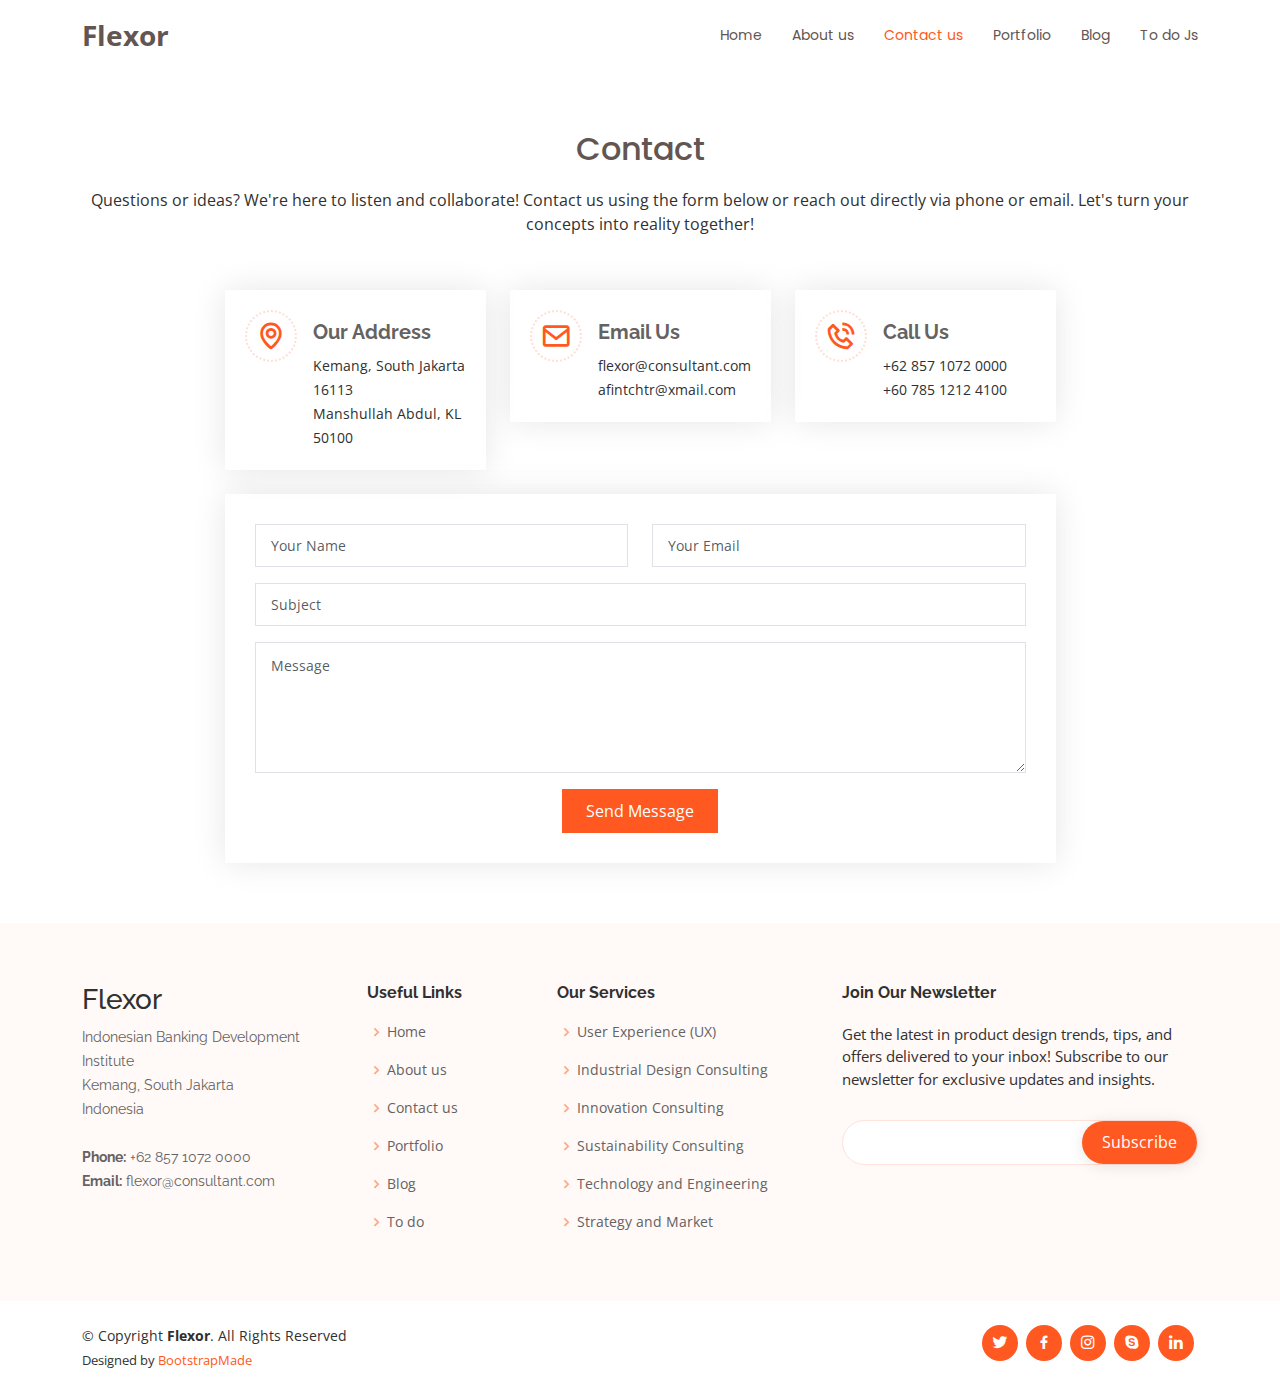
<file: contact-us.html>
<!DOCTYPE html>
<html lang="en">
  <head>
    <meta charset="utf-8" />
    <meta content="width=device-width, initial-scale=1.0" name="viewport" />

    <title>Flexor - Contact us</title>
    <meta content="" name="description" />
    <meta content="" name="keywords" />

    <!-- Favicons -->
    <link href="assets/img/flexor-log.png" rel="icon" />
    <link href="assets/img/apple-touch-icon.png" rel="apple-touch-icon" />

    <!-- Google Fonts -->
    <link
      href="https://fonts.googleapis.com/css?family=Open+Sans:300,300i,400,400i,600,600i,700,700i|Raleway:300,300i,400,400i,500,500i,600,600i,700,700i|Poppins:300,300i,400,400i,500,500i,600,600i,700,700i"
      rel="stylesheet"
    />

    <!-- Vendor CSS Files -->
    <link href="assets/vendor/aos/aos.css" rel="stylesheet" />
    <link
      href="assets/vendor/bootstrap/css/bootstrap.min.css"
      rel="stylesheet"
    />
    <link
      href="assets/vendor/bootstrap-icons/bootstrap-icons.css"
      rel="stylesheet"
    />
    <link href="assets/vendor/boxicons/css/boxicons.min.css" rel="stylesheet" />
    <link
      href="assets/vendor/glightbox/css/glightbox.min.css"
      rel="stylesheet"
    />
    <link href="assets/vendor/swiper/swiper-bundle.min.css" rel="stylesheet" />

    <!-- Template Main CSS File -->
    <link href="assets/css/style.css" rel="stylesheet" />

    <!-- =======================================================
  * Template Name: Flexor
  * Updated: Jan 29 2024 with Bootstrap v5.3.2
  * Template URL: https://bootstrapmade.com/flexor-free-multipurpose-bootstrap-template/
  * Author: BootstrapMade.com
  * License: https://bootstrapmade.com/license/
  ======================================================== -->
  </head>

  <body>
    <!-- ======= Header ======= -->
    <header id="header" class="d-flex align-items-center">
      <div class="container d-flex align-items-center justify-content-between">
        <div class="logo">
          <h1><a href="index.html">Flexor</a></h1>
          <!-- Uncomment below if you prefer to use an image logo -->
          <!-- <a href="index.html"><img src="assets/img/logo.png" alt="" class="img-fluid"></a>-->
        </div>

        <nav id="navbar" class="navbar">
          <ul>
            <li>
              <a class="nav-link scrollto" href="index.html">Home</a>
            </li>
            <li>
              <a class="nav-link scrollto" href="about-us.html">About us</a>
            </li>
            <li>
              <a class="nav-link scrollto active" href="contact-us.html"
                >Contact us</a
              >
            </li>
            <li>
              <a class="nav-link scrollto" href="portfolio.html">Portfolio</a>
            </li>
            <li><a class="nav-link scrollto" href="blog.html">Blog</a></li>
            <li><a class="nav-link scrollto" href="to-do.html">To do Js</a></li>
          </ul>
          <i class="bi bi-list mobile-nav-toggle"></i>
        </nav>
        <!-- .navbar -->
      </div>
    </header>
    <!-- End Header -->

    <main id="main">
      <!-- ======= Contact Section ======= -->
      <section id="contact" class="contact">
        <div class="container">
          <div class="section-title">
            <h2 data-aos="fade-up">Contact</h2>
            <p data-aos="fade-up">
              Questions or ideas? We're here to listen and collaborate! Contact
              us using the form below or reach out directly via phone or email.
              Let's turn your concepts into reality together!
            </p>
          </div>

          <div class="row justify-content-center">
            <div class="col-xl-3 col-lg-4 mt-4" data-aos="fade-up">
              <div class="info-box">
                <i class="bx bx-map"></i>
                <h3>Our Address</h3>
                <p>
                  Kemang, South Jakarta 16113<br />
                  Manshullah Abdul, KL 50100
                </p>
              </div>
            </div>

            <div
              class="col-xl-3 col-lg-4 mt-4"
              data-aos="fade-up"
              data-aos-delay="100"
            >
              <div class="info-box">
                <i class="bx bx-envelope"></i>
                <h3>Email Us</h3>
                <p>flexor@consultant.com<br />afintchtr@xmail.com</p>
              </div>
            </div>
            <div
              class="col-xl-3 col-lg-4 mt-4"
              data-aos="fade-up"
              data-aos-delay="200"
            >
              <div class="info-box">
                <i class="bx bx-phone-call"></i>
                <h3>Call Us</h3>
                <p>+62 857 1072 0000<br />+60 785 1212 4100</p>
              </div>
            </div>
          </div>

          <div
            class="row justify-content-center"
            data-aos="fade-up"
            data-aos-delay="300"
          >
            <div class="col-xl-9 col-lg-12 mt-4">
              <form
                action="forms/contact.php"
                method="post"
                role="form"
                class="php-email-form"
              >
                <div class="row">
                  <div class="col-md-6 form-group">
                    <input
                      type="text"
                      name="name"
                      class="form-control"
                      id="name"
                      placeholder="Your Name"
                      required
                    />
                  </div>
                  <div class="col-md-6 form-group mt-3 mt-md-0">
                    <input
                      type="email"
                      class="form-control"
                      name="email"
                      id="email"
                      placeholder="Your Email"
                      required
                    />
                  </div>
                </div>
                <div class="form-group mt-3">
                  <input
                    type="text"
                    class="form-control"
                    name="subject"
                    id="subject"
                    placeholder="Subject"
                    required
                  />
                </div>
                <div class="form-group mt-3">
                  <textarea
                    class="form-control"
                    name="message"
                    rows="5"
                    placeholder="Message"
                    required
                  ></textarea>
                </div>
                <div class="my-3">
                  <div class="loading">Loading</div>
                  <div class="error-message"></div>
                  <div class="sent-message">
                    Your message has been sent. Thank you!
                  </div>
                </div>
                <div class="text-center">
                  <button type="submit">Send Message</button>
                </div>
              </form>
            </div>
          </div>
        </div>
      </section>
      <!-- End Contact Section -->
    </main>
    <!-- End #main -->

    <!-- ======= Footer ======= -->
    <footer id="footer">
      <div class="footer-top">
        <div class="container">
          <div class="row">
            <div class="col-lg-3 col-md-6 footer-contact">
              <h3>Flexor</h3>
              <p>
                Indonesian Banking Development Institute<br />
                Kemang, South Jakarta<br />
                Indonesia <br /><br />
                <strong>Phone:</strong> +62 857 1072 0000<br />
                <strong>Email:</strong> flexor@consultant.com<br />
              </p>
            </div>

            <div class="col-lg-2 col-md-6 footer-links">
              <h4>Useful Links</h4>
              <ul>
                <li>
                  <i class="bx bx-chevron-right"></i>
                  <a href="index.html">Home</a>
                </li>
                <li>
                  <i class="bx bx-chevron-right"></i>
                  <a href="about-us.html">About us</a>
                </li>
                <li>
                  <i class="bx bx-chevron-right"></i>
                  <a href="contact-us.html">Contact us</a>
                </li>
                <li>
                  <i class="bx bx-chevron-right"></i>
                  <a href="portfolio.html">Portfolio</a>
                </li>
                <li>
                  <i class="bx bx-chevron-right"></i>
                  <a href="blog.html">Blog</a>
                </li>
                <li>
                  <i class="bx bx-chevron-right"></i>
                  <a href="to-do.html">To do</a>
                </li>
              </ul>
            </div>

            <div class="col-lg-3 col-md-6 footer-links">
              <h4>Our Services</h4>
              <ul>
                <li>
                  <i class="bx bx-chevron-right"></i>
                  <a href="#">User Experience (UX)</a>
                </li>
                <li>
                  <i class="bx bx-chevron-right"></i>
                  <a href="#">Industrial Design Consulting</a>
                </li>
                <li>
                  <i class="bx bx-chevron-right"></i>
                  <a href="#">Innovation Consulting</a>
                </li>
                <li>
                  <i class="bx bx-chevron-right"></i>
                  <a href="#">Sustainability Consulting</a>
                </li>
                <li>
                  <i class="bx bx-chevron-right"></i>
                  <a href="#">Technology and Engineering</a>
                </li>
                <li>
                  <i class="bx bx-chevron-right"></i>
                  <a href="#">Strategy and Market </a>
                </li>
              </ul>
            </div>

            <div class="col-lg-4 col-md-6 footer-newsletter">
              <h4>Join Our Newsletter</h4>
              <p>
                Get the latest in product design trends, tips, and offers
                delivered to your inbox! Subscribe to our newsletter for
                exclusive updates and insights.
              </p>
              <form action="" method="post">
                <input type="email" name="email" /><input
                  type="submit"
                  value="Subscribe"
                />
              </form>
            </div>
          </div>
        </div>
      </div>

      <div class="container d-lg-flex py-4">
        <div class="me-lg-auto text-center text-lg-start">
          <div class="copyright">
            &copy; Copyright <strong><span>Flexor</span></strong
            >. All Rights Reserved
          </div>
          <div class="credits">
            <!-- All the links in the footer should remain intact. -->
            <!-- You can delete the links only if you purchased the pro version. -->
            <!-- Licensing information: https://bootstrapmade.com/license/ -->
            <!-- Purchase the pro version with working PHP/AJAX contact form: https://bootstrapmade.com/flexor-free-multipurpose-bootstrap-template/ -->
            Designed by <a href="https://bootstrapmade.com/">BootstrapMade</a>
          </div>
        </div>
        <div class="social-links text-center text-lg-right pt-3 pt-lg-0">
          <a href="#" class="twitter"><i class="bx bxl-twitter"></i></a>
          <a href="#" class="facebook"><i class="bx bxl-facebook"></i></a>
          <a href="#" class="instagram"><i class="bx bxl-instagram"></i></a>
          <a href="#" class="google-plus"><i class="bx bxl-skype"></i></a>
          <a href="#" class="linkedin"><i class="bx bxl-linkedin"></i></a>
        </div>
      </div>
    </footer>
    <!-- End Footer -->

    <a
      href="#"
      class="back-to-top d-flex align-items-center justify-content-center"
      ><i class="bi bi-arrow-up-short"></i
    ></a>

    <!-- Vendor JS Files -->
    <script src="assets/vendor/aos/aos.js"></script>
    <script src="assets/vendor/bootstrap/js/bootstrap.bundle.min.js"></script>
    <script src="assets/vendor/glightbox/js/glightbox.min.js"></script>
    <script src="assets/vendor/isotope-layout/isotope.pkgd.min.js"></script>
    <script src="assets/vendor/swiper/swiper-bundle.min.js"></script>
    <script src="assets/vendor/php-email-form/validate.js"></script>

    <!-- Template Main JS File -->
    <script src="assets/js/main.js"></script>
  </body>
</html>
</file>
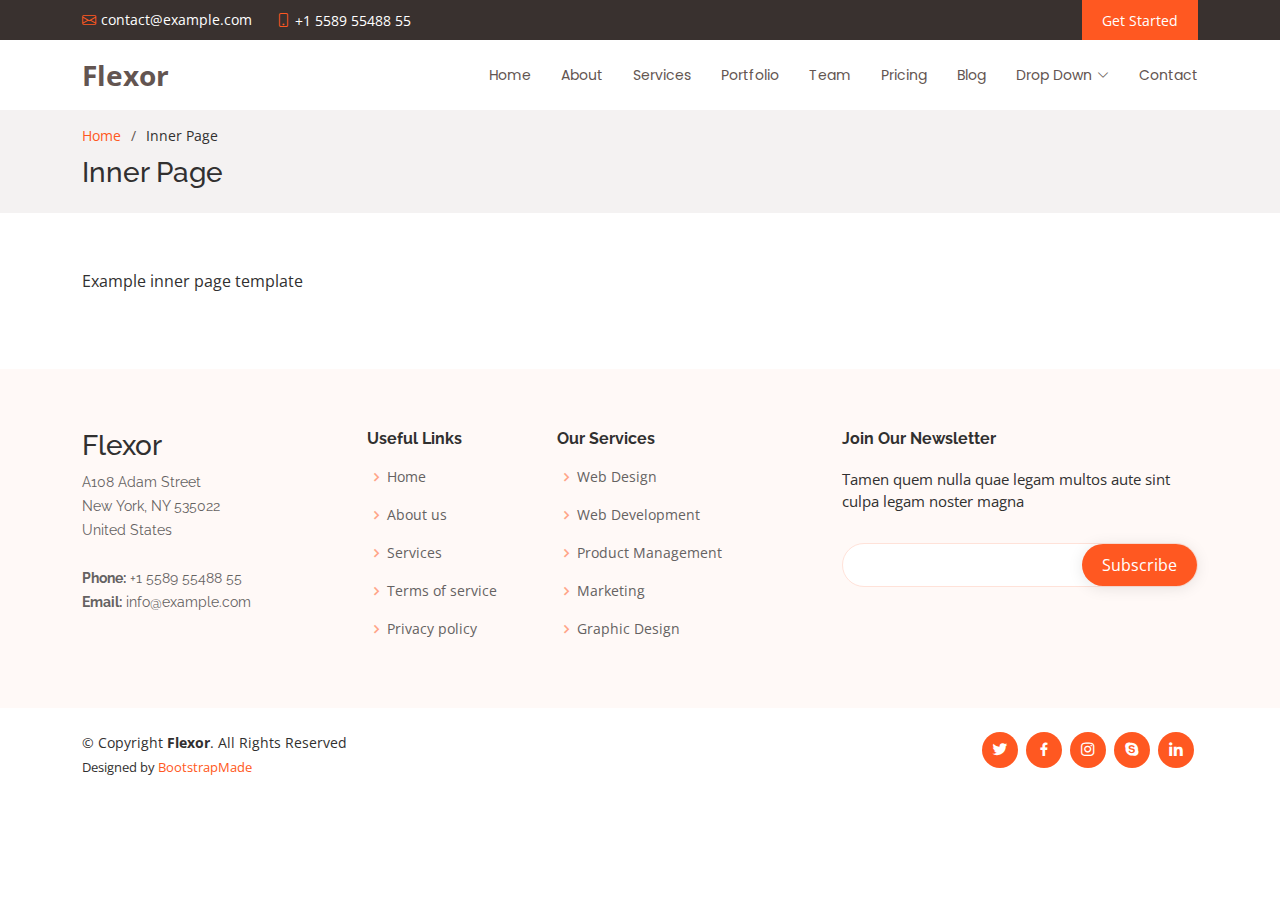
<file: inner-page.html>
<!DOCTYPE html>
<html lang="en">

<head>
  <meta charset="utf-8">
  <meta content="width=device-width, initial-scale=1.0" name="viewport">

  <title>Inner Page - Flexor Bootstrap Template</title>
  <meta content="" name="description">
  <meta content="" name="keywords">

  <!-- Favicons -->
  <link href="assets/img/favicon.png" rel="icon">
  <link href="assets/img/apple-touch-icon.png" rel="apple-touch-icon">

  <!-- Google Fonts -->
  <link href="https://fonts.googleapis.com/css?family=Open+Sans:300,300i,400,400i,600,600i,700,700i|Raleway:300,300i,400,400i,500,500i,600,600i,700,700i|Poppins:300,300i,400,400i,500,500i,600,600i,700,700i" rel="stylesheet">

  <!-- Vendor CSS Files -->
  <link href="assets/vendor/aos/aos.css" rel="stylesheet">
  <link href="assets/vendor/bootstrap/css/bootstrap.min.css" rel="stylesheet">
  <link href="assets/vendor/bootstrap-icons/bootstrap-icons.css" rel="stylesheet">
  <link href="assets/vendor/boxicons/css/boxicons.min.css" rel="stylesheet">
  <link href="assets/vendor/glightbox/css/glightbox.min.css" rel="stylesheet">
  <link href="assets/vendor/swiper/swiper-bundle.min.css" rel="stylesheet">

  <!-- Template Main CSS File -->
  <link href="assets/css/style.css" rel="stylesheet">

  <!-- =======================================================
  * Template Name: Flexor
  * Updated: Jan 29 2024 with Bootstrap v5.3.2
  * Template URL: https://bootstrapmade.com/flexor-free-multipurpose-bootstrap-template/
  * Author: BootstrapMade.com
  * License: https://bootstrapmade.com/license/
  ======================================================== -->
</head>

<body>

  <!-- ======= Top Bar ======= -->
  <section id="topbar" class="d-flex align-items-center">
    <div class="container d-flex justify-content-center justify-content-md-between">
      <div class="contact-info d-flex align-items-center">
        <i class="bi bi-envelope d-flex align-items-center"><a href="mailto:contact@example.com">contact@example.com</a></i>
        <i class="bi bi-phone d-flex align-items-center ms-4"><span>+1 5589 55488 55</span></i>
      </div>

      <div class="cta d-none d-md-flex align-items-center">
        <a href="#about" class="scrollto">Get Started</a>
      </div>
    </div>
  </section>

  <!-- ======= Header ======= -->
  <header id="header" class="d-flex align-items-center">
    <div class="container d-flex align-items-center justify-content-between">

      <div class="logo">
        <h1><a href="index.html">Flexor</a></h1>
        <!-- Uncomment below if you prefer to use an image logo -->
        <!-- <a href="index.html"><img src="assets/img/logo.png" alt="" class="img-fluid"></a>-->
      </div>

      <nav id="navbar" class="navbar">
        <ul>
          <li><a class="nav-link scrollto " href="#hero">Home</a></li>
          <li><a class="nav-link scrollto" href="#about">About</a></li>
          <li><a class="nav-link scrollto" href="#services">Services</a></li>
          <li><a class="nav-link scrollto " href="#portfolio">Portfolio</a></li>
          <li><a class="nav-link scrollto" href="#team">Team</a></li>
          <li><a class="nav-link scrollto" href="#pricing">Pricing</a></li>
          <li><a href="blog.html">Blog</a></li>
          <li class="dropdown"><a href="#"><span>Drop Down</span> <i class="bi bi-chevron-down"></i></a>
            <ul>
              <li><a href="#">Drop Down 1</a></li>
              <li class="dropdown"><a href="#"><span>Deep Drop Down</span> <i class="bi bi-chevron-right"></i></a>
                <ul>
                  <li><a href="#">Deep Drop Down 1</a></li>
                  <li><a href="#">Deep Drop Down 2</a></li>
                  <li><a href="#">Deep Drop Down 3</a></li>
                  <li><a href="#">Deep Drop Down 4</a></li>
                  <li><a href="#">Deep Drop Down 5</a></li>
                </ul>
              </li>
              <li><a href="#">Drop Down 2</a></li>
              <li><a href="#">Drop Down 3</a></li>
              <li><a href="#">Drop Down 4</a></li>
            </ul>
          </li>
          <li><a class="nav-link scrollto" href="#contact">Contact</a></li>
        </ul>
        <i class="bi bi-list mobile-nav-toggle"></i>
      </nav><!-- .navbar -->

    </div>
  </header><!-- End Header -->

  <main id="main">

    <!-- ======= Breadcrumbs ======= -->
    <section id="breadcrumbs" class="breadcrumbs">
      <div class="container">
        <ol>
          <li><a href="index.html">Home</a></li>
          <li>Inner Page</li>
        </ol>
        <h2>Inner Page</h2>
      </div>
    </section><!-- End Breadcrumbs -->

    <section class="inner-page pt-3">
      <div class="container">
        <p>
          Example inner page template
        </p>
      </div>
    </section>

  </main><!-- End #main -->

  <!-- ======= Footer ======= -->
  <footer id="footer">

    <div class="footer-top">
      <div class="container">
        <div class="row">

          <div class="col-lg-3 col-md-6 footer-contact">
            <h3>Flexor</h3>
            <p>
              A108 Adam Street <br>
              New York, NY 535022<br>
              United States <br><br>
              <strong>Phone:</strong> +1 5589 55488 55<br>
              <strong>Email:</strong> info@example.com<br>
            </p>
          </div>

          <div class="col-lg-2 col-md-6 footer-links">
            <h4>Useful Links</h4>
            <ul>
              <li><i class="bx bx-chevron-right"></i> <a href="#">Home</a></li>
              <li><i class="bx bx-chevron-right"></i> <a href="#">About us</a></li>
              <li><i class="bx bx-chevron-right"></i> <a href="#">Services</a></li>
              <li><i class="bx bx-chevron-right"></i> <a href="#">Terms of service</a></li>
              <li><i class="bx bx-chevron-right"></i> <a href="#">Privacy policy</a></li>
            </ul>
          </div>

          <div class="col-lg-3 col-md-6 footer-links">
            <h4>Our Services</h4>
            <ul>
              <li><i class="bx bx-chevron-right"></i> <a href="#">Web Design</a></li>
              <li><i class="bx bx-chevron-right"></i> <a href="#">Web Development</a></li>
              <li><i class="bx bx-chevron-right"></i> <a href="#">Product Management</a></li>
              <li><i class="bx bx-chevron-right"></i> <a href="#">Marketing</a></li>
              <li><i class="bx bx-chevron-right"></i> <a href="#">Graphic Design</a></li>
            </ul>
          </div>

          <div class="col-lg-4 col-md-6 footer-newsletter">
            <h4>Join Our Newsletter</h4>
            <p>Tamen quem nulla quae legam multos aute sint culpa legam noster magna</p>
            <form action="" method="post">
              <input type="email" name="email"><input type="submit" value="Subscribe">
            </form>
          </div>

        </div>
      </div>
    </div>

    <div class="container d-lg-flex py-4">

      <div class="me-lg-auto text-center text-lg-start">
        <div class="copyright">
          &copy; Copyright <strong><span>Flexor</span></strong>. All Rights Reserved
        </div>
        <div class="credits">
          <!-- All the links in the footer should remain intact. -->
          <!-- You can delete the links only if you purchased the pro version. -->
          <!-- Licensing information: https://bootstrapmade.com/license/ -->
          <!-- Purchase the pro version with working PHP/AJAX contact form: https://bootstrapmade.com/flexor-free-multipurpose-bootstrap-template/ -->
          Designed by <a href="https://bootstrapmade.com/">BootstrapMade</a>
        </div>
      </div>
      <div class="social-links text-center text-lg-right pt-3 pt-lg-0">
        <a href="#" class="twitter"><i class="bx bxl-twitter"></i></a>
        <a href="#" class="facebook"><i class="bx bxl-facebook"></i></a>
        <a href="#" class="instagram"><i class="bx bxl-instagram"></i></a>
        <a href="#" class="google-plus"><i class="bx bxl-skype"></i></a>
        <a href="#" class="linkedin"><i class="bx bxl-linkedin"></i></a>
      </div>
    </div>
  </footer><!-- End Footer -->

  <a href="#" class="back-to-top d-flex align-items-center justify-content-center"><i class="bi bi-arrow-up-short"></i></a>

  <!-- Vendor JS Files -->
  <script src="assets/vendor/aos/aos.js"></script>
  <script src="assets/vendor/bootstrap/js/bootstrap.bundle.min.js"></script>
  <script src="assets/vendor/glightbox/js/glightbox.min.js"></script>
  <script src="assets/vendor/isotope-layout/isotope.pkgd.min.js"></script>
  <script src="assets/vendor/swiper/swiper-bundle.min.js"></script>
  <script src="assets/vendor/php-email-form/validate.js"></script>

  <!-- Template Main JS File -->
  <script src="assets/js/main.js"></script>

</body>

</html>
</file>
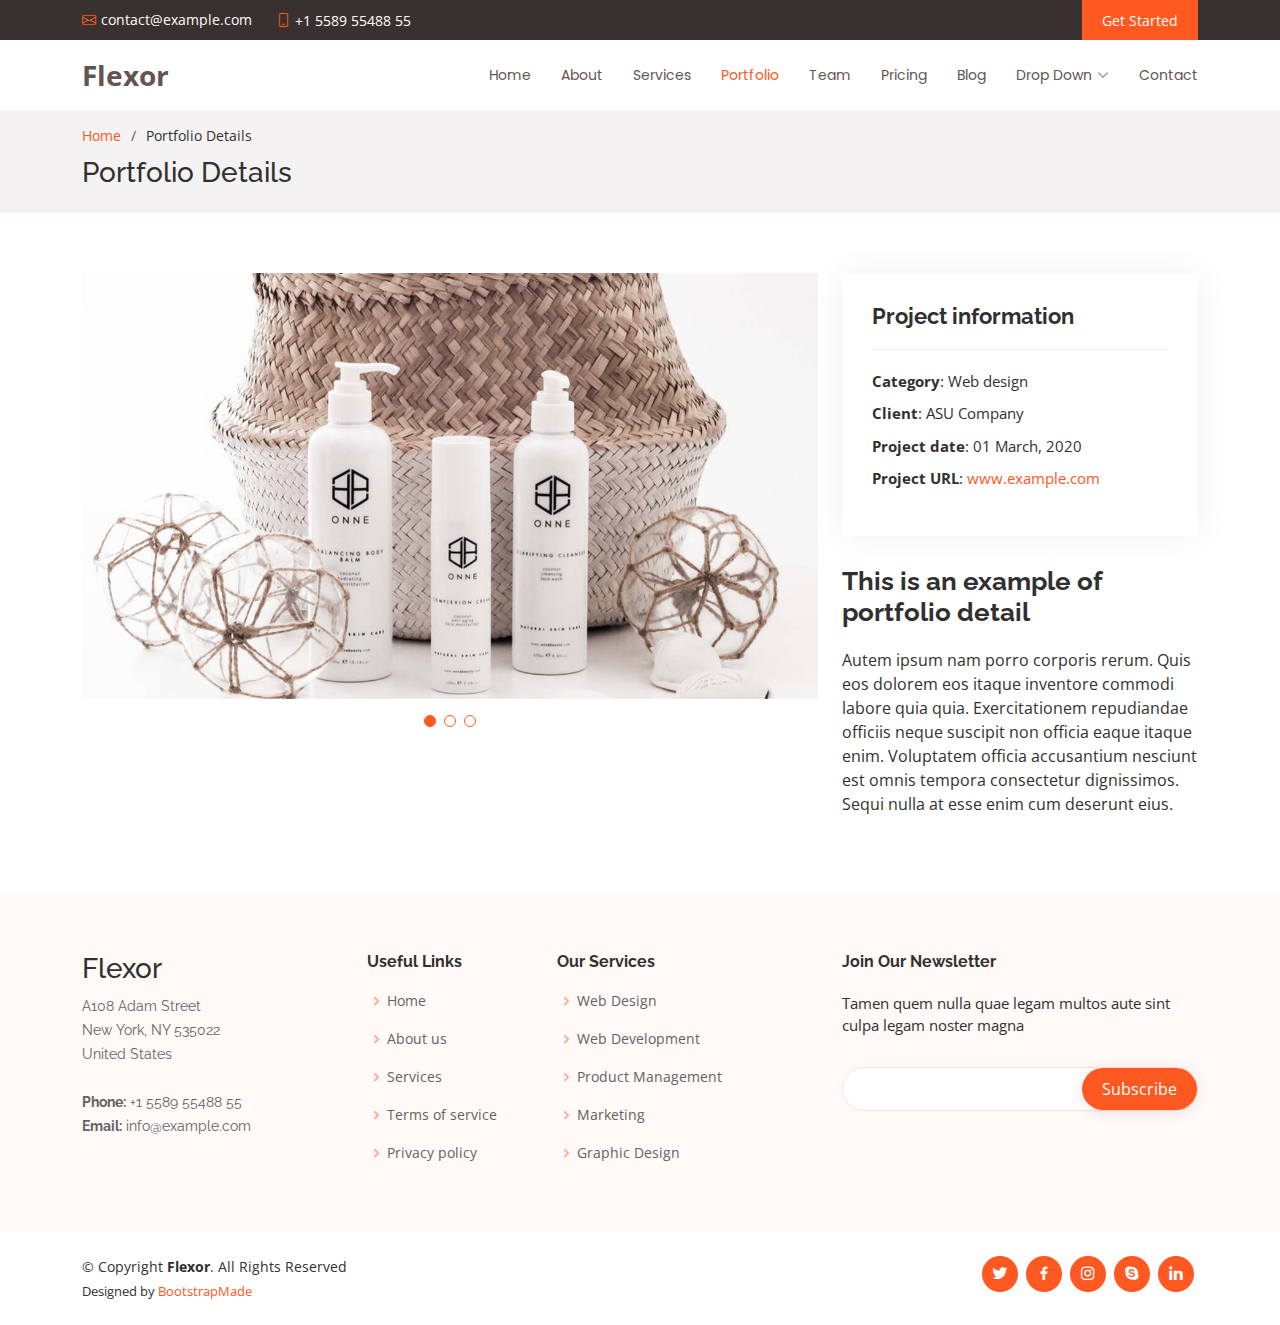
<file: portfolio-details.html>
<!DOCTYPE html>
<html lang="en">

<head>
  <meta charset="utf-8">
  <meta content="width=device-width, initial-scale=1.0" name="viewport">

  <title>Portfolio Details - Flexor Bootstrap Template</title>
  <meta content="" name="description">
  <meta content="" name="keywords">

  <!-- Favicons -->
  <link href="assets/img/favicon.png" rel="icon">
  <link href="assets/img/apple-touch-icon.png" rel="apple-touch-icon">

  <!-- Google Fonts -->
  <link href="https://fonts.googleapis.com/css?family=Open+Sans:300,300i,400,400i,600,600i,700,700i|Raleway:300,300i,400,400i,500,500i,600,600i,700,700i|Poppins:300,300i,400,400i,500,500i,600,600i,700,700i" rel="stylesheet">

  <!-- Vendor CSS Files -->
  <link href="assets/vendor/aos/aos.css" rel="stylesheet">
  <link href="assets/vendor/bootstrap/css/bootstrap.min.css" rel="stylesheet">
  <link href="assets/vendor/bootstrap-icons/bootstrap-icons.css" rel="stylesheet">
  <link href="assets/vendor/boxicons/css/boxicons.min.css" rel="stylesheet">
  <link href="assets/vendor/glightbox/css/glightbox.min.css" rel="stylesheet">
  <link href="assets/vendor/swiper/swiper-bundle.min.css" rel="stylesheet">

  <!-- Template Main CSS File -->
  <link href="assets/css/style.css" rel="stylesheet">

  <!-- =======================================================
  * Template Name: Flexor
  * Updated: Jan 29 2024 with Bootstrap v5.3.2
  * Template URL: https://bootstrapmade.com/flexor-free-multipurpose-bootstrap-template/
  * Author: BootstrapMade.com
  * License: https://bootstrapmade.com/license/
  ======================================================== -->
</head>

<body>

  <!-- ======= Top Bar ======= -->
  <section id="topbar" class="d-flex align-items-center">
    <div class="container d-flex justify-content-center justify-content-md-between">
      <div class="contact-info d-flex align-items-center">
        <i class="bi bi-envelope d-flex align-items-center"><a href="mailto:contact@example.com">contact@example.com</a></i>
        <i class="bi bi-phone d-flex align-items-center ms-4"><span>+1 5589 55488 55</span></i>
      </div>

      <div class="cta d-none d-md-flex align-items-center">
        <a href="#about" class="scrollto">Get Started</a>
      </div>
    </div>
  </section>

  <!-- ======= Header ======= -->
  <header id="header" class="d-flex align-items-center">
    <div class="container d-flex align-items-center justify-content-between">

      <div class="logo">
        <h1><a href="index.html">Flexor</a></h1>
        <!-- Uncomment below if you prefer to use an image logo -->
        <!-- <a href="index.html"><img src="assets/img/logo.png" alt="" class="img-fluid"></a>-->
      </div>

      <nav id="navbar" class="navbar">
        <ul>
          <li><a class="nav-link scrollto " href="#hero">Home</a></li>
          <li><a class="nav-link scrollto" href="#about">About</a></li>
          <li><a class="nav-link scrollto" href="#services">Services</a></li>
          <li><a class="nav-link scrollto active" href="#portfolio">Portfolio</a></li>
          <li><a class="nav-link scrollto" href="#team">Team</a></li>
          <li><a class="nav-link scrollto" href="#pricing">Pricing</a></li>
          <li><a href="blog.html">Blog</a></li>
          <li class="dropdown"><a href="#"><span>Drop Down</span> <i class="bi bi-chevron-down"></i></a>
            <ul>
              <li><a href="#">Drop Down 1</a></li>
              <li class="dropdown"><a href="#"><span>Deep Drop Down</span> <i class="bi bi-chevron-right"></i></a>
                <ul>
                  <li><a href="#">Deep Drop Down 1</a></li>
                  <li><a href="#">Deep Drop Down 2</a></li>
                  <li><a href="#">Deep Drop Down 3</a></li>
                  <li><a href="#">Deep Drop Down 4</a></li>
                  <li><a href="#">Deep Drop Down 5</a></li>
                </ul>
              </li>
              <li><a href="#">Drop Down 2</a></li>
              <li><a href="#">Drop Down 3</a></li>
              <li><a href="#">Drop Down 4</a></li>
            </ul>
          </li>
          <li><a class="nav-link scrollto" href="#contact">Contact</a></li>
        </ul>
        <i class="bi bi-list mobile-nav-toggle"></i>
      </nav><!-- .navbar -->

    </div>
  </header><!-- End Header -->

  <main id="main">

    <!-- ======= Breadcrumbs ======= -->
    <section id="breadcrumbs" class="breadcrumbs">
      <div class="container">
        <ol>
          <li><a href="index.html">Home</a></li>
          <li>Portfolio Details</li>
        </ol>
        <h2>Portfolio Details</h2>
      </div>
    </section><!-- End Breadcrumbs -->

    <!-- ======= Portfolio Details Section ======= -->
    <section id="portfolio-details" class="portfolio-details">
      <div class="container">

        <div class="row gy-4">

          <div class="col-lg-8">
            <div class="portfolio-details-slider swiper">
              <div class="swiper-wrapper align-items-center">

                <div class="swiper-slide">
                  <img src="assets/img/portfolio/portfolio-details-1.jpg" alt="">
                </div>

                <div class="swiper-slide">
                  <img src="assets/img/portfolio/portfolio-details-2.jpg" alt="">
                </div>

                <div class="swiper-slide">
                  <img src="assets/img/portfolio/portfolio-details-3.jpg" alt="">
                </div>

              </div>
              <div class="swiper-pagination"></div>
            </div>
          </div>

          <div class="col-lg-4">
            <div class="portfolio-info">
              <h3>Project information</h3>
              <ul>
                <li><strong>Category</strong>: Web design</li>
                <li><strong>Client</strong>: ASU Company</li>
                <li><strong>Project date</strong>: 01 March, 2020</li>
                <li><strong>Project URL</strong>: <a href="#">www.example.com</a></li>
              </ul>
            </div>
            <div class="portfolio-description">
              <h2>This is an example of portfolio detail</h2>
              <p>
                Autem ipsum nam porro corporis rerum. Quis eos dolorem eos itaque inventore commodi labore quia quia. Exercitationem repudiandae officiis neque suscipit non officia eaque itaque enim. Voluptatem officia accusantium nesciunt est omnis tempora consectetur dignissimos. Sequi nulla at esse enim cum deserunt eius.
              </p>
            </div>
          </div>

        </div>

      </div>
    </section><!-- End Portfolio Details Section -->

  </main><!-- End #main -->

  <!-- ======= Footer ======= -->
  <footer id="footer">

    <div class="footer-top">
      <div class="container">
        <div class="row">

          <div class="col-lg-3 col-md-6 footer-contact">
            <h3>Flexor</h3>
            <p>
              A108 Adam Street <br>
              New York, NY 535022<br>
              United States <br><br>
              <strong>Phone:</strong> +1 5589 55488 55<br>
              <strong>Email:</strong> info@example.com<br>
            </p>
          </div>

          <div class="col-lg-2 col-md-6 footer-links">
            <h4>Useful Links</h4>
            <ul>
              <li><i class="bx bx-chevron-right"></i> <a href="#">Home</a></li>
              <li><i class="bx bx-chevron-right"></i> <a href="#">About us</a></li>
              <li><i class="bx bx-chevron-right"></i> <a href="#">Services</a></li>
              <li><i class="bx bx-chevron-right"></i> <a href="#">Terms of service</a></li>
              <li><i class="bx bx-chevron-right"></i> <a href="#">Privacy policy</a></li>
            </ul>
          </div>

          <div class="col-lg-3 col-md-6 footer-links">
            <h4>Our Services</h4>
            <ul>
              <li><i class="bx bx-chevron-right"></i> <a href="#">Web Design</a></li>
              <li><i class="bx bx-chevron-right"></i> <a href="#">Web Development</a></li>
              <li><i class="bx bx-chevron-right"></i> <a href="#">Product Management</a></li>
              <li><i class="bx bx-chevron-right"></i> <a href="#">Marketing</a></li>
              <li><i class="bx bx-chevron-right"></i> <a href="#">Graphic Design</a></li>
            </ul>
          </div>

          <div class="col-lg-4 col-md-6 footer-newsletter">
            <h4>Join Our Newsletter</h4>
            <p>Tamen quem nulla quae legam multos aute sint culpa legam noster magna</p>
            <form action="" method="post">
              <input type="email" name="email"><input type="submit" value="Subscribe">
            </form>
          </div>

        </div>
      </div>
    </div>

    <div class="container d-lg-flex py-4">

      <div class="me-lg-auto text-center text-lg-start">
        <div class="copyright">
          &copy; Copyright <strong><span>Flexor</span></strong>. All Rights Reserved
        </div>
        <div class="credits">
          <!-- All the links in the footer should remain intact. -->
          <!-- You can delete the links only if you purchased the pro version. -->
          <!-- Licensing information: https://bootstrapmade.com/license/ -->
          <!-- Purchase the pro version with working PHP/AJAX contact form: https://bootstrapmade.com/flexor-free-multipurpose-bootstrap-template/ -->
          Designed by <a href="https://bootstrapmade.com/">BootstrapMade</a>
        </div>
      </div>
      <div class="social-links text-center text-lg-right pt-3 pt-lg-0">
        <a href="#" class="twitter"><i class="bx bxl-twitter"></i></a>
        <a href="#" class="facebook"><i class="bx bxl-facebook"></i></a>
        <a href="#" class="instagram"><i class="bx bxl-instagram"></i></a>
        <a href="#" class="google-plus"><i class="bx bxl-skype"></i></a>
        <a href="#" class="linkedin"><i class="bx bxl-linkedin"></i></a>
      </div>
    </div>
  </footer><!-- End Footer -->

  <a href="#" class="back-to-top d-flex align-items-center justify-content-center"><i class="bi bi-arrow-up-short"></i></a>

  <!-- Vendor JS Files -->
  <script src="assets/vendor/aos/aos.js"></script>
  <script src="assets/vendor/bootstrap/js/bootstrap.bundle.min.js"></script>
  <script src="assets/vendor/glightbox/js/glightbox.min.js"></script>
  <script src="assets/vendor/isotope-layout/isotope.pkgd.min.js"></script>
  <script src="assets/vendor/swiper/swiper-bundle.min.js"></script>
  <script src="assets/vendor/php-email-form/validate.js"></script>

  <!-- Template Main JS File -->
  <script src="assets/js/main.js"></script>

</body>

</html>
</file>
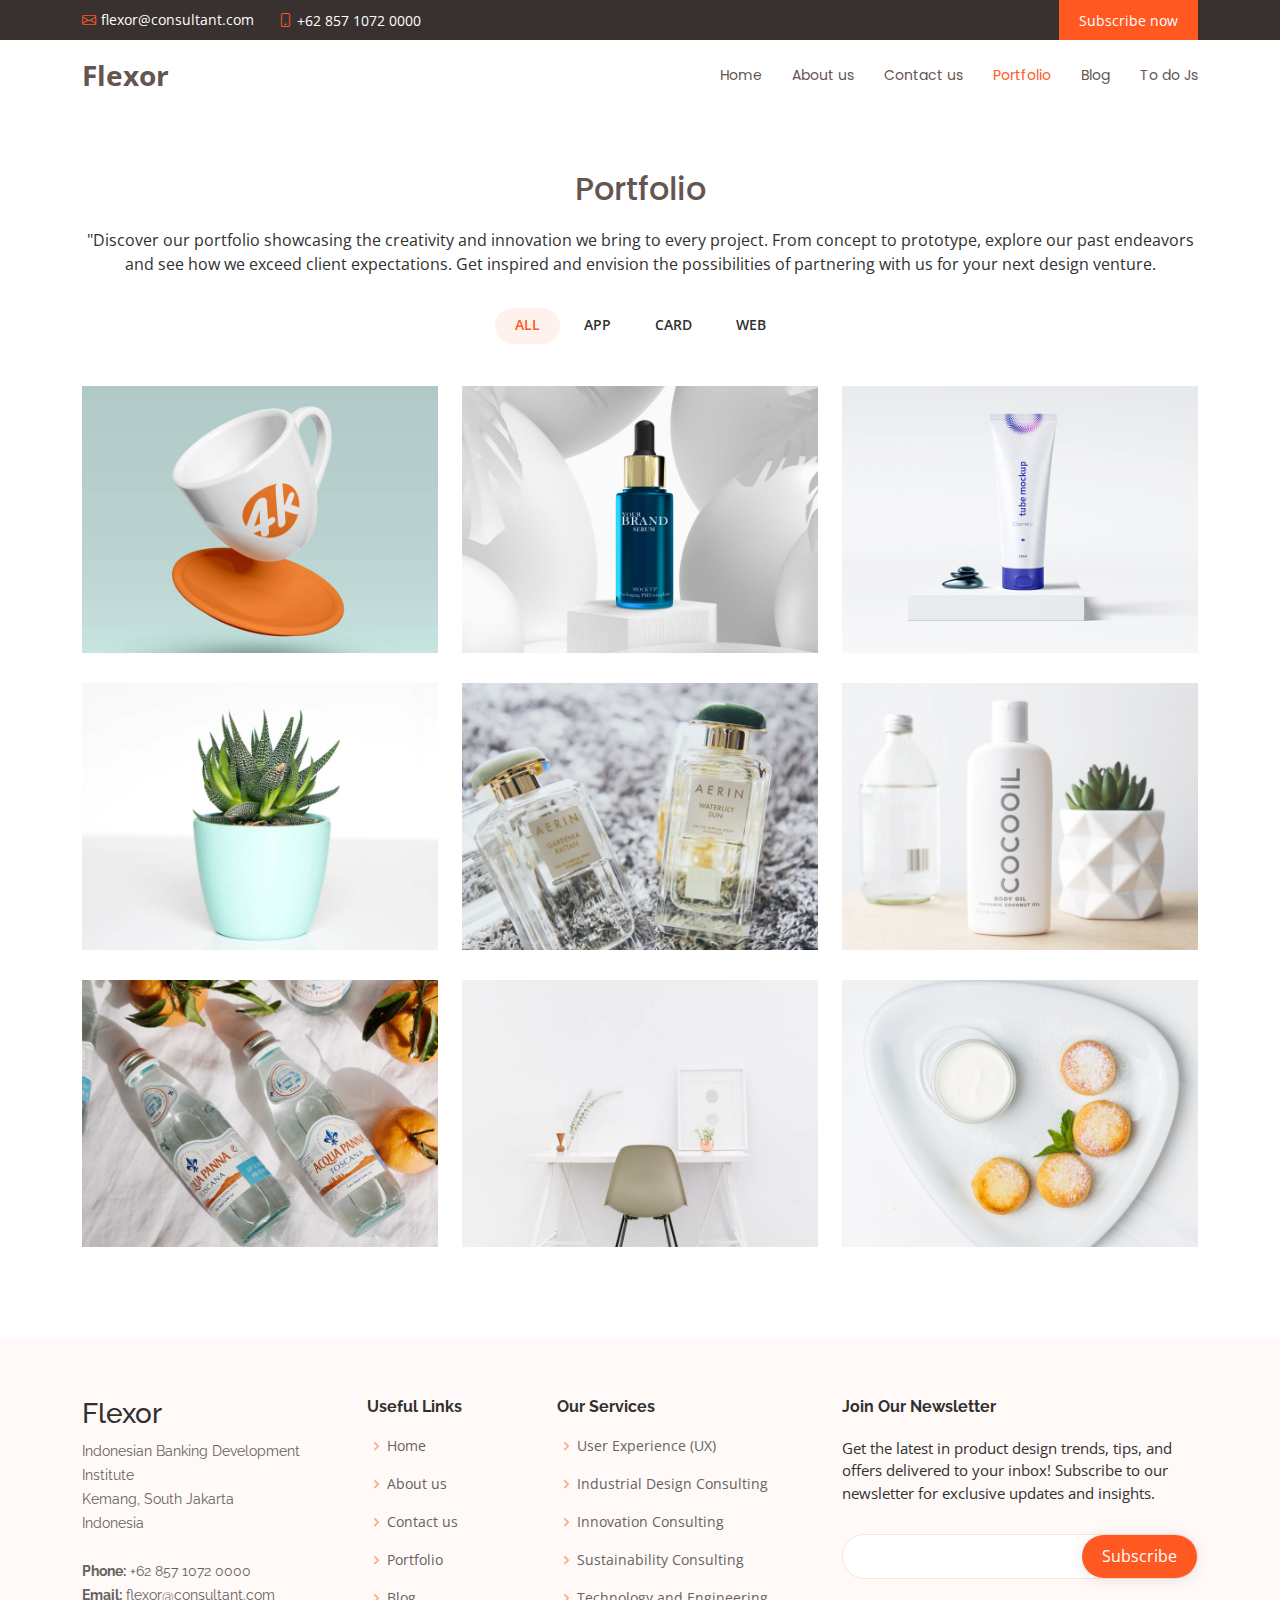
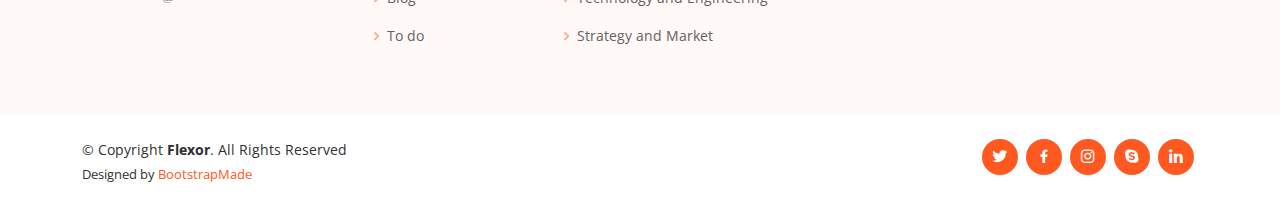
<file: portfolio.html>
<!DOCTYPE html>
<html lang="en">
  <head>
    <meta charset="utf-8" />
    <meta content="width=device-width, initial-scale=1.0" name="viewport" />

    <title>Flexor - Portfolio</title>
    <meta content="" name="description" />
    <meta content="" name="keywords" />

    <!-- Favicons -->
    <link href="assets/img/flexor-log.png" rel="icon" />
    <link href="assets/img/apple-touch-icon.png" rel="apple-touch-icon" />

    <!-- Google Fonts -->
    <link
      href="https://fonts.googleapis.com/css?family=Open+Sans:300,300i,400,400i,600,600i,700,700i|Raleway:300,300i,400,400i,500,500i,600,600i,700,700i|Poppins:300,300i,400,400i,500,500i,600,600i,700,700i"
      rel="stylesheet"
    />

    <!-- Vendor CSS Files -->
    <link href="assets/vendor/aos/aos.css" rel="stylesheet" />
    <link
      href="assets/vendor/bootstrap/css/bootstrap.min.css"
      rel="stylesheet"
    />
    <link
      href="assets/vendor/bootstrap-icons/bootstrap-icons.css"
      rel="stylesheet"
    />
    <link href="assets/vendor/boxicons/css/boxicons.min.css" rel="stylesheet" />
    <link
      href="assets/vendor/glightbox/css/glightbox.min.css"
      rel="stylesheet"
    />
    <link href="assets/vendor/swiper/swiper-bundle.min.css" rel="stylesheet" />

    <!-- Template Main CSS File -->
    <link href="assets/css/style.css" rel="stylesheet" />

    <!-- =======================================================
  * Template Name: Flexor
  * Updated: Jan 29 2024 with Bootstrap v5.3.2
  * Template URL: https://bootstrapmade.com/flexor-free-multipurpose-bootstrap-template/
  * Author: BootstrapMade.com
  * License: https://bootstrapmade.com/license/
  ======================================================== -->
  </head>

  <body>
    <!-- ======= Top Bar ======= -->
    <section id="topbar" class="d-flex align-items-center">
      <div
        class="container d-flex justify-content-center justify-content-md-between"
      >
        <div class="contact-info d-flex align-items-center">
          <i class="bi bi-envelope d-flex align-items-center"
            ><a href="mailto:contact@example.com">flexor@consultant.com</a></i
          >
          <i class="bi bi-phone d-flex align-items-center ms-4"
            ><span>+62 857 1072 0000</span></i
          >
        </div>

        <div class="cta d-none d-md-flex align-items-center">
          <a style="cursor: pointer">Subscribe now</a>
        </div>
      </div>
    </section>

    <!-- ======= Header ======= -->
    <header id="header" class="d-flex align-items-center">
      <div class="container d-flex align-items-center justify-content-between">
        <div class="logo">
          <h1><a href="index.html">Flexor</a></h1>
          <!-- Uncomment below if you prefer to use an image logo -->
          <!-- <a href="index.html"><img src="assets/img/logo.png" alt="" class="img-fluid"></a>-->
        </div>

        <nav id="navbar" class="navbar">
          <ul>
            <li>
              <a class="nav-link scrollto" href="index.html">Home</a>
            </li>
            <li>
              <a class="nav-link scrollto" href="about-us.html">About us</a>
            </li>
            <li>
              <a class="nav-link scrollto" href="contact-us.html">Contact us</a>
            </li>
            <li>
              <a class="nav-link scrollto active" href="portfolio.html"
                >Portfolio</a
              >
            </li>
            <li><a class="nav-link scrollto" href="blog.html">Blog</a></li>
            <li><a class="nav-link scrollto" href="to-do.html">To do Js</a></li>
          </ul>
          <i class="bi bi-list mobile-nav-toggle"></i>
        </nav>
        <!-- .navbar -->
      </div>
    </header>
    <!-- End Header -->

    <main id="main">
      <!-- ======= Portfolio Section ======= -->
      <section id="portfolio" class="portfolio">
        <div class="container">
          <div class="section-title">
            <h2 data-aos="fade-up">Portfolio</h2>
            <p data-aos="fade-up">
              "Discover our portfolio showcasing the creativity and innovation
              we bring to every project. From concept to prototype, explore our
              past endeavors and see how we exceed client expectations. Get
              inspired and envision the possibilities of partnering with us for
              your next design venture.
            </p>
          </div>

          <div class="row" data-aos="fade-up" data-aos-delay="100">
            <div class="col-lg-12 d-flex justify-content-center">
              <ul id="portfolio-flters">
                <li data-filter="*" class="filter-active">All</li>
                <li data-filter=".filter-app">App</li>
                <li data-filter=".filter-card">Card</li>
                <li data-filter=".filter-web">Web</li>
              </ul>
            </div>
          </div>

          <div
            class="row portfolio-container"
            data-aos="fade-up"
            data-aos-delay="200"
          >
            <div class="col-lg-4 col-md-6 portfolio-item filter-app">
              <img
                src="assets/img/portfolio/portfolio-1.jpg"
                class="img-fluid"
                alt=""
              />
              <div class="portfolio-info">
                <h4>App 1</h4>
                <p>App</p>
                <a
                  href="assets/img/portfolio/portfolio-1.jpg"
                  data-gallery="portfolioGallery"
                  class="portfolio-lightbox preview-link"
                  title="App 1"
                  ><i class="bx bx-plus"></i
                ></a>
                <a href="#" class="details-link" title="More Details"
                  ><i class="bx bx-link"></i
                ></a>
              </div>
            </div>

            <div class="col-lg-4 col-md-6 portfolio-item filter-web">
              <img
                src="assets/img/portfolio/portfolio-2.jpg"
                class="img-fluid"
                alt=""
              />
              <div class="portfolio-info">
                <h4>Web 3</h4>
                <p>Web</p>
                <a
                  href="assets/img/portfolio/portfolio-2.jpg"
                  data-gallery="portfolioGallery"
                  class="portfolio-lightbox preview-link"
                  title="Web 3"
                  ><i class="bx bx-plus"></i
                ></a>
                <a href="#" class="details-link" title="More Details"
                  ><i class="bx bx-link"></i
                ></a>
              </div>
            </div>

            <div class="col-lg-4 col-md-6 portfolio-item filter-app">
              <img
                src="assets/img/portfolio/portfolio-3.jpg"
                class="img-fluid"
                alt=""
              />
              <div class="portfolio-info">
                <h4>App 2</h4>
                <p>App</p>
                <a
                  href="assets/img/portfolio/portfolio-3.jpg"
                  data-gallery="portfolioGallery"
                  class="portfolio-lightbox preview-link"
                  title="App 2"
                  ><i class="bx bx-plus"></i
                ></a>
                <a href="#" class="details-link" title="More Details"
                  ><i class="bx bx-link"></i
                ></a>
              </div>
            </div>

            <div class="col-lg-4 col-md-6 portfolio-item filter-card">
              <img
                src="assets/img/portfolio/portfolio-4.jpg"
                class="img-fluid"
                alt=""
              />
              <div class="portfolio-info">
                <h4>Card 2</h4>
                <p>Card</p>
                <a
                  href="assets/img/portfolio/portfolio-4.jpg"
                  data-gallery="portfolioGallery"
                  class="portfolio-lightbox preview-link"
                  title="Card 2"
                  ><i class="bx bx-plus"></i
                ></a>
                <a href="#" class="details-link" title="More Details"
                  ><i class="bx bx-link"></i
                ></a>
              </div>
            </div>

            <div class="col-lg-4 col-md-6 portfolio-item filter-web">
              <img
                src="assets/img/portfolio/portfolio-5.jpg"
                class="img-fluid"
                alt=""
              />
              <div class="portfolio-info">
                <h4>Web 2</h4>
                <p>Web</p>
                <a
                  href="assets/img/portfolio/portfolio-5.jpg"
                  data-gallery="portfolioGallery"
                  class="portfolio-lightbox preview-link"
                  title="Web 2"
                  ><i class="bx bx-plus"></i
                ></a>
                <a href="#" class="details-link" title="More Details"
                  ><i class="bx bx-link"></i
                ></a>
              </div>
            </div>

            <div class="col-lg-4 col-md-6 portfolio-item filter-app">
              <img
                src="assets/img/portfolio/portfolio-6.jpg"
                class="img-fluid"
                alt=""
              />
              <div class="portfolio-info">
                <h4>App 3</h4>
                <p>App</p>
                <a
                  href="assets/img/portfolio/portfolio-6.jpg"
                  data-gallery="portfolioGallery"
                  class="portfolio-lightbox preview-link"
                  title="App 3"
                  ><i class="bx bx-plus"></i
                ></a>
                <a href="#" class="details-link" title="More Details"
                  ><i class="bx bx-link"></i
                ></a>
              </div>
            </div>

            <div class="col-lg-4 col-md-6 portfolio-item filter-card">
              <img
                src="assets/img/portfolio/portfolio-7.jpg"
                class="img-fluid"
                alt=""
              />
              <div class="portfolio-info">
                <h4>Card 1</h4>
                <p>Card</p>
                <a
                  href="assets/img/portfolio/portfolio-7.jpg"
                  data-gallery="portfolioGallery"
                  class="portfolio-lightbox preview-link"
                  title="Card 1"
                  ><i class="bx bx-plus"></i
                ></a>
                <a href="#" class="details-link" title="More Details"
                  ><i class="bx bx-link"></i
                ></a>
              </div>
            </div>

            <div class="col-lg-4 col-md-6 portfolio-item filter-card">
              <img
                src="assets/img/portfolio/portfolio-8.jpg"
                class="img-fluid"
                alt=""
              />
              <div class="portfolio-info">
                <h4>Card 3</h4>
                <p>Card</p>
                <a
                  href="assets/img/portfolio/portfolio-8.jpg"
                  data-gallery="portfolioGallery"
                  class="portfolio-lightbox preview-link"
                  title="Card 3"
                  ><i class="bx bx-plus"></i
                ></a>
                <a href="#" class="details-link" title="More Details"
                  ><i class="bx bx-link"></i
                ></a>
              </div>
            </div>

            <div class="col-lg-4 col-md-6 portfolio-item filter-web">
              <img
                src="assets/img/portfolio/portfolio-9.jpg"
                class="img-fluid"
                alt=""
              />
              <div class="portfolio-info">
                <h4>Web 3</h4>
                <p>Web</p>
                <a
                  href="assets/img/portfolio/portfolio-9.jpg"
                  data-gallery="portfolioGallery"
                  class="portfolio-lightbox preview-link"
                  title="Web 3"
                  ><i class="bx bx-plus"></i
                ></a>
                <a href="#" class="details-link" title="More Details"
                  ><i class="bx bx-link"></i
                ></a>
              </div>
            </div>
          </div>
        </div>
      </section>
      <!-- End Portfolio Section -->
    </main>
    <!-- End #main -->

    <!-- ======= Footer ======= -->
    <footer id="footer">
      <div class="footer-top">
        <div class="container">
          <div class="row">
            <div class="col-lg-3 col-md-6 footer-contact">
              <h3>Flexor</h3>
              <p>
                Indonesian Banking Development Institute<br />
                Kemang, South Jakarta<br />
                Indonesia <br /><br />
                <strong>Phone:</strong> +62 857 1072 0000<br />
                <strong>Email:</strong> flexor@consultant.com<br />
              </p>
            </div>

            <div class="col-lg-2 col-md-6 footer-links">
              <h4>Useful Links</h4>
              <ul>
                <li>
                  <i class="bx bx-chevron-right"></i>
                  <a href="index.html">Home</a>
                </li>
                <li>
                  <i class="bx bx-chevron-right"></i>
                  <a href="about-us.html">About us</a>
                </li>
                <li>
                  <i class="bx bx-chevron-right"></i>
                  <a href="contact-us.html">Contact us</a>
                </li>
                <li>
                  <i class="bx bx-chevron-right"></i>
                  <a href="portfolio.html">Portfolio</a>
                </li>
                <li>
                  <i class="bx bx-chevron-right"></i>
                  <a href="blog.html">Blog</a>
                </li>
                <li>
                  <i class="bx bx-chevron-right"></i>
                  <a href="to-do.html">To do</a>
                </li>
              </ul>
            </div>

            <div class="col-lg-3 col-md-6 footer-links">
              <h4>Our Services</h4>
              <ul>
                <li>
                  <i class="bx bx-chevron-right"></i>
                  <a href="#">User Experience (UX)</a>
                </li>
                <li>
                  <i class="bx bx-chevron-right"></i>
                  <a href="#">Industrial Design Consulting</a>
                </li>
                <li>
                  <i class="bx bx-chevron-right"></i>
                  <a href="#">Innovation Consulting</a>
                </li>
                <li>
                  <i class="bx bx-chevron-right"></i>
                  <a href="#">Sustainability Consulting</a>
                </li>
                <li>
                  <i class="bx bx-chevron-right"></i>
                  <a href="#">Technology and Engineering</a>
                </li>
                <li>
                  <i class="bx bx-chevron-right"></i>
                  <a href="#">Strategy and Market </a>
                </li>
              </ul>
            </div>

            <div class="col-lg-4 col-md-6 footer-newsletter">
              <h4>Join Our Newsletter</h4>
              <p>
                Get the latest in product design trends, tips, and offers
                delivered to your inbox! Subscribe to our newsletter for
                exclusive updates and insights.
              </p>
              <form action="" method="post">
                <input type="email" name="email" /><input
                  type="submit"
                  value="Subscribe"
                />
              </form>
            </div>
          </div>
        </div>
      </div>

      <div class="container d-lg-flex py-4">
        <div class="me-lg-auto text-center text-lg-start">
          <div class="copyright">
            &copy; Copyright <strong><span>Flexor</span></strong
            >. All Rights Reserved
          </div>
          <div class="credits">
            <!-- All the links in the footer should remain intact. -->
            <!-- You can delete the links only if you purchased the pro version. -->
            <!-- Licensing information: https://bootstrapmade.com/license/ -->
            <!-- Purchase the pro version with working PHP/AJAX contact form: https://bootstrapmade.com/flexor-free-multipurpose-bootstrap-template/ -->
            Designed by <a href="https://bootstrapmade.com/">BootstrapMade</a>
          </div>
        </div>
        <div class="social-links text-center text-lg-right pt-3 pt-lg-0">
          <a href="#" class="twitter"><i class="bx bxl-twitter"></i></a>
          <a href="#" class="facebook"><i class="bx bxl-facebook"></i></a>
          <a href="#" class="instagram"><i class="bx bxl-instagram"></i></a>
          <a href="#" class="google-plus"><i class="bx bxl-skype"></i></a>
          <a href="#" class="linkedin"><i class="bx bxl-linkedin"></i></a>
        </div>
      </div>
    </footer>
    <!-- End Footer -->

    <a
      href="#"
      class="back-to-top d-flex align-items-center justify-content-center"
      ><i class="bi bi-arrow-up-short"></i
    ></a>

    <!-- Vendor JS Files -->
    <script src="assets/vendor/aos/aos.js"></script>
    <script src="assets/vendor/bootstrap/js/bootstrap.bundle.min.js"></script>
    <script src="assets/vendor/glightbox/js/glightbox.min.js"></script>
    <script src="assets/vendor/isotope-layout/isotope.pkgd.min.js"></script>
    <script src="assets/vendor/swiper/swiper-bundle.min.js"></script>
    <script src="assets/vendor/php-email-form/validate.js"></script>

    <!-- Template Main JS File -->
    <script src="assets/js/main.js"></script>
  </body>
</html>
</file>
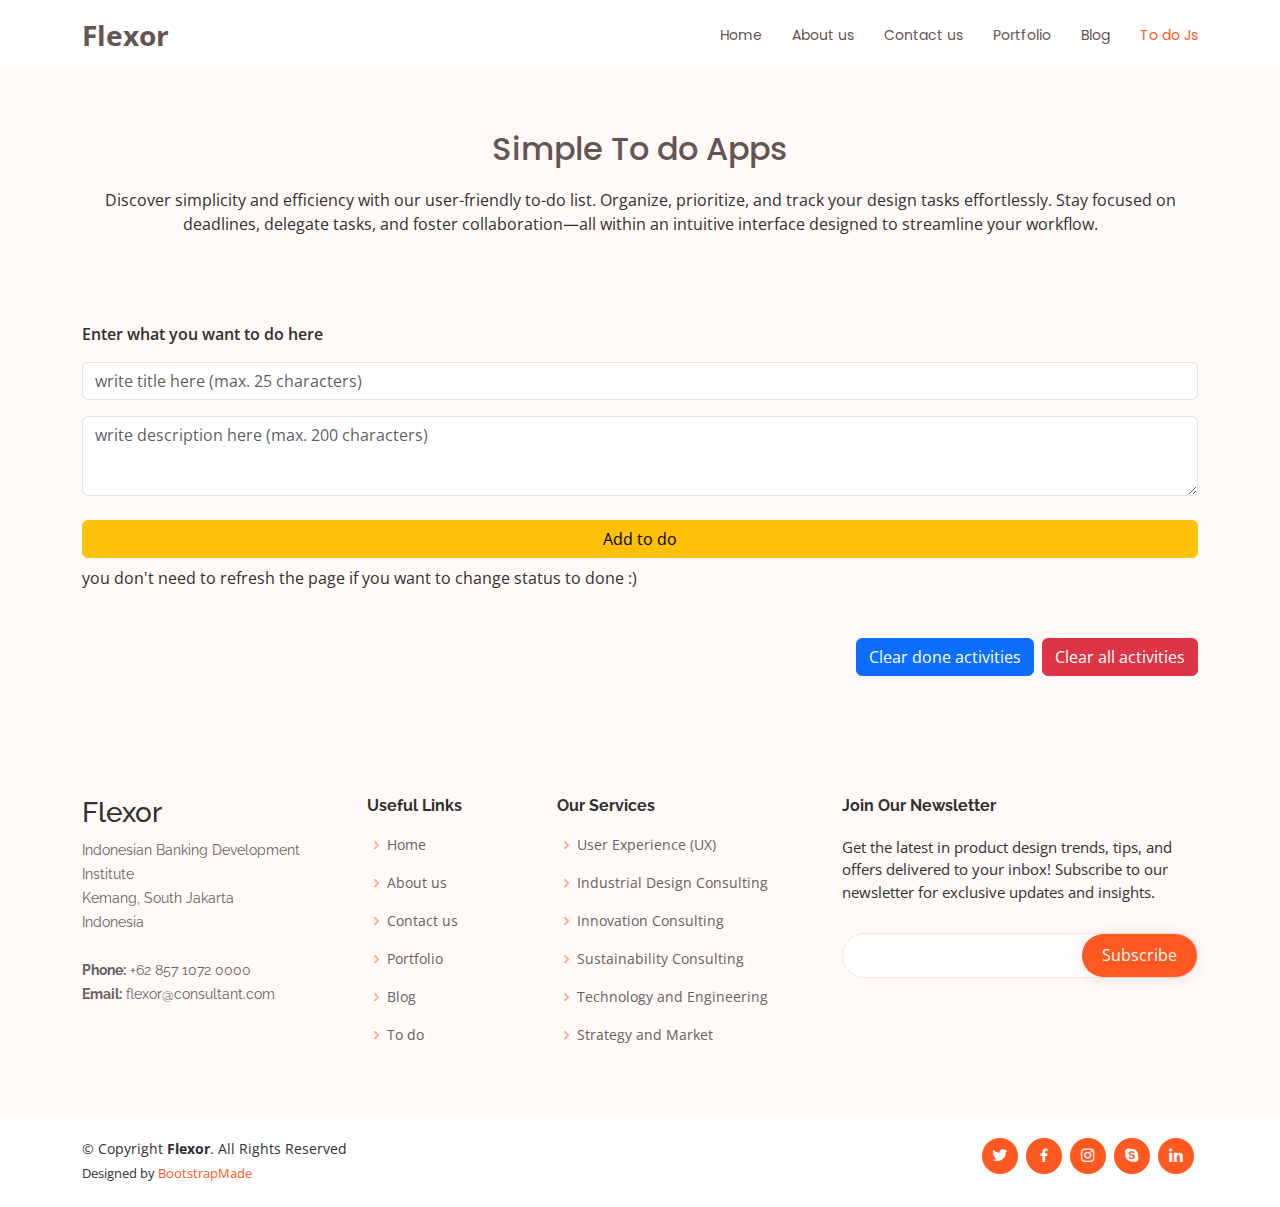
<file: to-do.html>
<!DOCTYPE html>
<html lang="en">
  <head>
    <meta charset="utf-8" />
    <meta content="width=device-width, initial-scale=1.0" name="viewport" />

    <title>Flexor - To do</title>
    <meta content="" name="description" />
    <meta content="" name="keywords" />

    <!-- Favicons -->
    <link href="assets/img/flexor-log.png" rel="icon" />
    <link href="assets/img/apple-touch-icon.png" rel="apple-touch-icon" />

    <!-- Google Fonts -->
    <link
      href="https://fonts.googleapis.com/css?family=Open+Sans:300,300i,400,400i,600,600i,700,700i|Raleway:300,300i,400,400i,500,500i,600,600i,700,700i|Poppins:300,300i,400,400i,500,500i,600,600i,700,700i"
      rel="stylesheet"
    />

    <!-- Vendor CSS Files -->
    <link href="assets/vendor/aos/aos.css" rel="stylesheet" />
    <link
      href="assets/vendor/bootstrap/css/bootstrap.min.css"
      rel="stylesheet"
    />
    <link
      href="assets/vendor/bootstrap-icons/bootstrap-icons.css"
      rel="stylesheet"
    />
    <link href="assets/vendor/boxicons/css/boxicons.min.css" rel="stylesheet" />
    <link
      href="assets/vendor/glightbox/css/glightbox.min.css"
      rel="stylesheet"
    />
    <link href="assets/vendor/swiper/swiper-bundle.min.css" rel="stylesheet" />

    <!-- Template Main CSS File -->
    <link href="assets/css/style.css" rel="stylesheet" />
    <link href="assets/css/to-do.css" rel="stylesheet" />

    <!-- =======================================================
  * Template Name: Flexor
  * Updated: Jan 29 2024 with Bootstrap v5.3.2
  * Template URL: https://bootstrapmade.com/flexor-free-multipurpose-bootstrap-template/
  * Author: BootstrapMade.com
  * License: https://bootstrapmade.com/license/
  ======================================================== -->
  </head>

  <body>
    <!-- ======= Header ======= -->
    <header id="header" class="d-flex align-items-center">
      <div class="container d-flex align-items-center justify-content-between">
        <div class="logo">
          <h1><a href="index.html">Flexor</a></h1>
          <!-- Uncomment below if you prefer to use an image logo -->
          <!-- <a href="index.html"><img src="assets/img/logo.png" alt="" class="img-fluid"></a>-->
        </div>

        <nav id="navbar" class="navbar">
          <ul>
            <li>
              <a class="nav-link scrollto" href="index.html">Home</a>
            </li>
            <li>
              <a class="nav-link scrollto" href="about-us.html">About us</a>
            </li>
            <li>
              <a class="nav-link scrollto" href="contact-us.html">Contact us</a>
            </li>
            <li>
              <a class="nav-link scrollto" href="portfolio.html">Portfolio</a>
            </li>
            <li><a class="nav-link scrollto" href="blog.html">Blog</a></li>
            <li><a class="nav-link scrollto active" href="to-do.html">To do Js</a></li>
          </ul>
          <i class="bi bi-list mobile-nav-toggle"></i>
        </nav>
        <!-- .navbar -->
      </div>
    </header>
    <!-- End Header -->

    <main id="main">
      <!-- ======= To Do Section ======= -->
      <section id="to-do" class="to-do section-bg">
        <div class="container">
          <div class="section-title" data-aos="fade-up">
            <h2>Simple To do Apps</h2>
            <p>
              Discover simplicity and efficiency with our user-friendly to-do
              list. Organize, prioritize, and track your design tasks
              effortlessly. Stay focused on deadlines, delegate tasks, and
              foster collaboration—all within an intuitive interface designed to
              streamline your workflow.
            </p>
          </div>

          <form data-aos="fade-up" class="mt-5 mb-2" id="to-do-form">
            <div class="py-2">
              <label for="to-do" class="form-label fw-semibold pb-2"
                >Enter what you want to do here</label
              >
              <div>
                <input
                  type="text"
                  class="form-control fs-6"
                  id="to-do-title"
                  aria-describedby="to-do-title"
                  placeholder="write title here (max. 25 characters)"
                  maxlength="25"
                  minlength="1"
                />
              </div>
            </div>
            <div class="py-2">
              <div class="mb-3">
                <textarea
                  class="form-control fs-6"
                  id="to-do-description"
                  aria-describedby="to-do-description"
                  placeholder="write description here (max. 200 characters)"
                  style="height: 80px;"
                  maxlength="200"
                  minlength="1"
                /></textarea>
              </div>
            </div>
            <div class="d-grid">
              <button
                id="add-to-do"
                type="submit"
                class="btn btn-warning"
              >
                Add to do
              </button>
            </div>            
          </form>
          <p data-aos="fade-up">you don't need to refresh the page if you want to change status to done :)</p>
          <ul class="to-do-list" id="to-do-list" style="padding: 0;">
            <!-- <li class="to-do-card row" data-aos="fade-up">              
              <div class="icon-box">
                <h4 class="title"><a href="">User Experience (UX)</a></h4>
                <p class="description">
                  Focuses on improving the overall user experience of a product
                  by optimizing usability, accessibility, and satisfaction
                  through research, testing, and design iterations.
                </p>
                <div class="footer-card d-flex gap-4 justify-content-end">
                  <span class="action done"><span class="action-caption">done</span> ✅</span>
                  <span class="action clear"><span class="action-caption">clear</span> ❌</span>
                </div>
              </div>              
            </li> -->
          </ul>      
          
          <div data-aos="fade-up" class="d-flex gap-2 justify-content-end mt-5">
            <button type="button" class="btn btn-primary" id="format-todos-done">Clear done activities</button>
            <button type="button" class="btn btn-danger" id="format-todos">Clear all activities</button>
          </div>
        </div>
      </section>
      <!-- End Services Section -->
    </main>
    <!-- End #main -->

    <!-- ======= Footer ======= -->
    <footer id="footer">
      <div class="footer-top">
        <div class="container">
          <div class="row">
            <div class="col-lg-3 col-md-6 footer-contact">
              <h3>Flexor</h3>
              <p>
                Indonesian Banking Development Institute<br />
                Kemang, South Jakarta<br />
                Indonesia <br /><br />
                <strong>Phone:</strong> +62 857 1072 0000<br />
                <strong>Email:</strong> flexor@consultant.com<br />
              </p>
            </div>

            <div class="col-lg-2 col-md-6 footer-links">
              <h4>Useful Links</h4>
              <ul>
                <li>
                  <i class="bx bx-chevron-right"></i>
                  <a href="index.html">Home</a>
                </li>
                <li>
                  <i class="bx bx-chevron-right"></i>
                  <a href="about-us.html">About us</a>
                </li>
                <li>
                  <i class="bx bx-chevron-right"></i>
                  <a href="contact-us.html">Contact us</a>
                </li>
                <li>
                  <i class="bx bx-chevron-right"></i>
                  <a href="portfolio.html">Portfolio</a>
                </li>
                <li>
                  <i class="bx bx-chevron-right"></i>
                  <a href="blog.html">Blog</a>
                </li>
                <li>
                  <i class="bx bx-chevron-right"></i>
                  <a href="to-do.html">To do</a>
                </li>
              </ul>
            </div>

            <div class="col-lg-3 col-md-6 footer-links">
              <h4>Our Services</h4>
              <ul>
                <li>
                  <i class="bx bx-chevron-right"></i>
                  <a href="#">User Experience (UX)</a>
                </li>
                <li>
                  <i class="bx bx-chevron-right"></i>
                  <a href="#">Industrial Design Consulting</a>
                </li>
                <li>
                  <i class="bx bx-chevron-right"></i>
                  <a href="#">Innovation Consulting</a>
                </li>
                <li>
                  <i class="bx bx-chevron-right"></i>
                  <a href="#">Sustainability Consulting</a>
                </li>
                <li>
                  <i class="bx bx-chevron-right"></i>
                  <a href="#">Technology and Engineering</a>
                </li>
                <li>
                  <i class="bx bx-chevron-right"></i>
                  <a href="#">Strategy and Market </a>
                </li>
              </ul>
            </div>

            <div class="col-lg-4 col-md-6 footer-newsletter">
              <h4>Join Our Newsletter</h4>
              <p>
                Get the latest in product design trends, tips, and offers
                delivered to your inbox! Subscribe to our newsletter for
                exclusive updates and insights.
              </p>
              <form action="" method="post">
                <input type="email" name="email" /><input
                  type="submit"
                  value="Subscribe"
                />
              </form>
            </div>
          </div>
        </div>
      </div>

      <div class="container d-lg-flex py-4">
        <div class="me-lg-auto text-center text-lg-start">
          <div class="copyright">
            &copy; Copyright <strong><span>Flexor</span></strong
            >. All Rights Reserved
          </div>
          <div class="credits">
            <!-- All the links in the footer should remain intact. -->
            <!-- You can delete the links only if you purchased the pro version. -->
            <!-- Licensing information: https://bootstrapmade.com/license/ -->
            <!-- Purchase the pro version with working PHP/AJAX contact form: https://bootstrapmade.com/flexor-free-multipurpose-bootstrap-template/ -->
            Designed by <a href="https://bootstrapmade.com/">BootstrapMade</a>
          </div>
        </div>
        <div class="social-links text-center text-lg-right pt-3 pt-lg-0">
          <a href="#" class="twitter"><i class="bx bxl-twitter"></i></a>
          <a href="#" class="facebook"><i class="bx bxl-facebook"></i></a>
          <a href="#" class="instagram"><i class="bx bxl-instagram"></i></a>
          <a href="#" class="google-plus"><i class="bx bxl-skype"></i></a>
          <a href="#" class="linkedin"><i class="bx bxl-linkedin"></i></a>
        </div>
      </div>
    </footer>
    <!-- End Footer -->

    <a
      href="#"
      class="back-to-top d-flex align-items-center justify-content-center"
      ><i class="bi bi-arrow-up-short"></i
    ></a>

    <!-- Vendor JS Files -->
    <script src="assets/vendor/aos/aos.js"></script>
    <script src="assets/vendor/bootstrap/js/bootstrap.bundle.min.js"></script>
    <script src="assets/vendor/glightbox/js/glightbox.min.js"></script>
    <script src="assets/vendor/isotope-layout/isotope.pkgd.min.js"></script>
    <script src="assets/vendor/swiper/swiper-bundle.min.js"></script>
    <script src="assets/vendor/php-email-form/validate.js"></script>

    <!-- Template Main JS File -->
    <script src="assets/js/main.js"></script>
    <script src="assets/js/to-do.js"></script>
  </body>
</html>
</file>
<file: assets/css/to-do.css>
.to-do .icon-box {
  padding: 30px 40px;
  margin-top: 35px;
  height: 160px;
  position: relative;
  background: #fff;
  box-shadow: 0px 2px 15px rgba(0, 0, 0, 0.1);
}

.to-do .icon {
  position: absolute;
  top: -36px;
  left: calc(50% - 36px);
  transition: 0.2s;
  border-radius: 50%;
  border: 6px solid #fff;
  display: flex;
  flex-direction: column;
  text-align: center;
  width: 72px;
  height: 72px;
  background: #ff5821;
}

.to-do .icon i {
  color: #fff;
  font-size: 24px;
  line-height: 0;
}

.to-do .title {
  font-weight: 700;
  margin-bottom: 15px;
  font-size: 18px;
  text-transform: uppercase;
}

.to-do .title a {
  color: #343a40;
}

.to-do .icon-box:hover .icon {
  background: #fff;
  border: 2px solid #ff5821;
}

.to-do .icon-box:hover .icon i {
  color: #ff5821;
}

.to-do .icon-box:hover .title a {
  color: #ff5821;
}

.to-do .description {
  line-height: 24px;
  font-size: 14px;
}

.to-do .action {
  cursor: pointer;
}

.to-do .action-caption {
  text-decoration: underline;
}

.to-do .done {
  color: turquoise;
}

.to-do .clear {
  color: orange;
}

.to-do .done:hover {
  color: rgb(15, 162, 147);
}

.to-do .clear:hover {
  color: rgb(200, 131, 3);
}
</file>
<file: assets/css/style.css>
/**
* Template Name: Flexor
* Updated: Jan 29 2024 with Bootstrap v5.3.2
* Template URL: https://bootstrapmade.com/flexor-free-multipurpose-bootstrap-template/
* Author: BootstrapMade.com
* License: https://bootstrapmade.com/license/
*/

/*--------------------------------------------------------------
# General
--------------------------------------------------------------*/
body {
  font-family: "Open Sans", sans-serif;
  color: #313030;
}

a {
  color: #ff5821;
  text-decoration: none;
}

a:hover {
  color: #ff7e54;
  text-decoration: none;
}

h1,
h2,
h3,
h4,
h5,
h6 {
  font-family: "Raleway", sans-serif;
}

/*--------------------------------------------------------------
# Back to top button
--------------------------------------------------------------*/
.back-to-top {
  position: fixed;
  visibility: hidden;
  opacity: 0;
  right: 15px;
  bottom: 15px;
  z-index: 996;
  background: #ff5821;
  width: 40px;
  height: 40px;
  border-radius: 4px;
  transition: all 0.4s;
}

.back-to-top i {
  font-size: 28px;
  color: #fff;
  line-height: 0;
}

.back-to-top:hover {
  background: #ff774a;
  color: #fff;
}

.back-to-top.active {
  visibility: visible;
  opacity: 1;
}

/*--------------------------------------------------------------
# Disable aos animation delay on mobile devices
--------------------------------------------------------------*/
@media screen and (max-width: 768px) {
  [data-aos-delay] {
    transition-delay: 0 !important;
  }
}

/*--------------------------------------------------------------
# Top Bar
--------------------------------------------------------------*/
#topbar {
  background: #39312f;
  font-size: 14px;
  padding: 0;
  color: rgba(255, 255, 255, 0.8);
  height: 40px;
}

#topbar .contact-info i {
  font-style: normal;
  color: #ff5821;
}

#topbar .contact-info i a,
#topbar .contact-info i span {
  padding-left: 5px;
  color: #fff;
}

#topbar .contact-info i a {
  line-height: 0;
  transition: 0.3s;
}

#topbar .contact-info i a:hover {
  color: #ff5821;
}

#topbar .cta a {
  color: #fff;
  background: #ff5821;
  padding: 10px 20px;
  display: inline-block;
  transition: 0.3s;
}

#topbar .cta a:hover {
  background: #ff6b3b;
}

/*--------------------------------------------------------------
# Header
--------------------------------------------------------------*/
#header {
  height: 70px;
  transition: all 0.5s;
  z-index: 997;
  background: #fff;
}

#header.header-fixed {
  box-shadow: 0px 0px 20px 0px rgba(0, 0, 0, 0.1);
}

#header .logo h1 {
  font-size: 28px;
  margin: 0;
  line-height: 0;
  font-weight: 700;
  font-family: "Open Sans", sans-serif;
}

#header .logo h1 a,
#header .logo h1 a:hover {
  color: #635551;
  text-decoration: none;
}

#header .logo img {
  padding: 0;
  margin: 0;
  max-height: 40px;
}

.scrolled-offset {
  margin-top: 70px;
}

#main {
  z-index: 3;
}

/*--------------------------------------------------------------
# Navigation Menu
--------------------------------------------------------------*/
/**
* Desktop Navigation 
*/
.navbar {
  padding: 0;
}

.navbar ul {
  margin: 0;
  padding: 0;
  display: flex;
  list-style: none;
  align-items: center;
}

.navbar li {
  position: relative;
}

.navbar a,
.navbar a:focus {
  display: flex;
  align-items: center;
  justify-content: space-between;
  padding: 10px 0 10px 30px;
  font-size: 14px;
  font-family: "Poppins", sans-serif;
  color: #635551;
  white-space: nowrap;
  transition: 0.3s;
}

.navbar a i,
.navbar a:focus i {
  font-size: 12px;
  line-height: 0;
  margin-left: 5px;
}

.navbar a:hover,
.navbar .active,
.navbar .active:focus,
.navbar li:hover > a {
  color: #ff5821;
}

.navbar .getstarted,
.navbar .getstarted:focus {
  background: #ff5821;
  padding: 8px 20px;
  margin-left: 30px;
  border-radius: 4px;
  color: #fff;
}

.navbar .getstarted:hover,
.navbar .getstarted:focus:hover {
  color: #fff;
  background: #ff6b3b;
}

.navbar .dropdown ul {
  display: block;
  position: absolute;
  left: 14px;
  top: calc(100% + 30px);
  margin: 0;
  padding: 10px 0;
  z-index: 99;
  opacity: 0;
  visibility: hidden;
  background: #fff;
  box-shadow: 0px 0px 30px rgba(127, 137, 161, 0.25);
  transition: 0.3s;
  border-radius: 4px;
}

.navbar .dropdown ul li {
  min-width: 200px;
}

.navbar .dropdown ul a {
  padding: 10px 20px;
}

.navbar .dropdown ul a i {
  font-size: 12px;
}

.navbar .dropdown ul a:hover,
.navbar .dropdown ul .active:hover,
.navbar .dropdown ul li:hover > a {
  color: #ff5821;
}

.navbar .dropdown:hover > ul {
  opacity: 1;
  top: 100%;
  visibility: visible;
}

.navbar .dropdown .dropdown ul {
  top: 0;
  left: calc(100% - 30px);
  visibility: hidden;
}

.navbar .dropdown .dropdown:hover > ul {
  opacity: 1;
  top: 0;
  left: 100%;
  visibility: visible;
}

@media (max-width: 1366px) {
  .navbar .dropdown .dropdown ul {
    left: -90%;
  }

  .navbar .dropdown .dropdown:hover > ul {
    left: -100%;
  }
}

/**
* Mobile Navigation 
*/
.mobile-nav-toggle {
  color: #473d3a;
  font-size: 28px;
  cursor: pointer;
  display: none;
  line-height: 0;
  transition: 0.5s;
}

.mobile-nav-toggle.bi-x {
  color: #fff;
}

@media (max-width: 991px) {
  .mobile-nav-toggle {
    display: block;
  }

  .navbar ul {
    display: none;
  }
}

.navbar-mobile {
  position: fixed;
  overflow: hidden;
  top: 0;
  right: 0;
  left: 0;
  bottom: 0;
  background: rgba(43, 37, 35, 0.9);
  transition: 0.3s;
  z-index: 999;
}

.navbar-mobile .mobile-nav-toggle {
  position: absolute;
  top: 15px;
  right: 15px;
}

.navbar-mobile ul {
  display: block;
  position: absolute;
  top: 55px;
  right: 15px;
  bottom: 15px;
  left: 15px;
  padding: 10px 0;
  border-radius: 10px;
  background-color: #fff;
  overflow-y: auto;
  transition: 0.3s;
}

.navbar-mobile a,
.navbar-mobile a:focus {
  padding: 10px 20px;
  font-size: 15px;
  color: #473d3a;
}

.navbar-mobile a:hover,
.navbar-mobile .active,
.navbar-mobile li:hover > a {
  color: #ff5821;
}

.navbar-mobile .getstarted,
.navbar-mobile .getstarted:focus {
  margin: 15px;
}

.navbar-mobile .dropdown ul {
  position: static;
  display: none;
  margin: 10px 20px;
  padding: 10px 0;
  z-index: 99;
  opacity: 1;
  visibility: visible;
  background: #fff;
  box-shadow: 0px 0px 30px rgba(127, 137, 161, 0.25);
}

.navbar-mobile .dropdown ul li {
  min-width: 200px;
}

.navbar-mobile .dropdown ul a {
  padding: 10px 20px;
}

.navbar-mobile .dropdown ul a i {
  font-size: 12px;
}

.navbar-mobile .dropdown ul a:hover,
.navbar-mobile .dropdown ul .active:hover,
.navbar-mobile .dropdown ul li:hover > a {
  color: #ff5821;
}

.navbar-mobile .dropdown > .dropdown-active {
  display: block;
}

/*--------------------------------------------------------------
# Hero Section
--------------------------------------------------------------*/
#hero {
  width: 100%;
  height: 60vh;
  background: url("../img/hero-bg.jpg") center center;
  background-size: cover;
  position: relative;
  z-index: 1;
  padding: 0;
  margin-bottom: -120px;
}

#hero:before {
  content: "";
  background: rgba(0, 0, 0, 0.4);
  position: absolute;
  bottom: 0;
  top: 0;
  left: 0;
  right: 0;
}

#hero .container {
  z-index: 2;
}

#hero h1 {
  margin: 0 0 10px 0;
  font-size: 48px;
  font-weight: 700;
  line-height: 56px;
  color: #fff;
}

#hero h2 {
  color: #eee;
  margin-bottom: 50px;
  font-size: 24px;
}

#hero .get-started-icon {
  font-size: 24px;
  background: #ff5821;
  padding: 14px;
  color: #fff;
  border-radius: 50px;
  position: relative;
  z-index: 5;
  box-shadow: 10px 2px 15px rgba(0, 0, 0, 0.1);
}

#hero .btn-get-started {
  font-family: "Raleway", sans-serif;
  font-weight: 400;
  font-size: 16px;
  letter-spacing: 1px;
  display: inline-block;
  transition: 0.5s;
  margin-left: -10px;
  padding: 8px 26px 8px 26px;
  color: #fff;
  background: #584b48;
  border-radius: 0 50px 50px 0;
  position: relative;
  z-index: 4;
}

#hero .btn-get-started:hover {
  background: #ff5821;
}

@media (min-width: 1024px) {
  #hero {
    background-attachment: fixed;
  }
}

@media (max-width: 1024px), (max-height: 768px) {
  #hero {
    margin-bottom: -150px;
    height: 80vh;
  }
}

@media (max-width: 768px) {
  #hero {
    height: 80vh;
  }

  #hero h1 {
    font-size: 28px;
    line-height: 36px;
  }

  #hero h2 {
    font-size: 18px;
    line-height: 24px;
    margin-bottom: 30px;
  }
}

@media (max-height: 640px) {
  #hero {
    height: 120vh;
  }
}

/*--------------------------------------------------------------
# Sections General
--------------------------------------------------------------*/
section {
  padding: 60px 0;
  overflow: hidden;
}

.section-bg {
  background-color: #fff9f7;
}

.section-title {
  text-align: center;
  padding-bottom: 30px;
}

.section-title h2 {
  font-size: 32px;
  font-weight: 500;
  margin-bottom: 20px;
  padding-bottom: 0;
  font-family: "Poppins", sans-serif;
  color: #635551;
}

.section-title p {
  margin-bottom: 0;
}

/*--------------------------------------------------------------
# Breadcrumbs
--------------------------------------------------------------*/
.breadcrumbs {
  padding: 15px 0;
  background: #f4f2f2;
  margin-bottom: 40px;
}

.breadcrumbs h2 {
  font-size: 28px;
  font-weight: 500;
}

.breadcrumbs ol {
  display: flex;
  flex-wrap: wrap;
  list-style: none;
  padding: 0 0 10px 0;
  margin: 0;
  font-size: 14px;
}

.breadcrumbs ol li + li {
  padding-left: 10px;
}

.breadcrumbs ol li + li::before {
  display: inline-block;
  padding-right: 10px;
  color: #635551;
  content: "/";
}

/*--------------------------------------------------------------
# Why Us
--------------------------------------------------------------*/
.why-us {
  padding: 0 0 30px 0;
  position: relative;
  z-index: 3;
}

.why-us .content {
  padding: 30px;
  background: #ff5821;
  border-radius: 4px;
  color: #fff;
}

.why-us .content h3 {
  font-weight: 700;
  font-size: 34px;
  margin-bottom: 30px;
}

.why-us .content p {
  margin-bottom: 30px;
}

.why-us .content .more-btn {
  display: inline-block;
  background: rgba(255, 255, 255, 0.2);
  padding: 6px 30px 8px 30px;
  color: #fff;
  border-radius: 50px;
  transition: all ease-in-out 0.4s;
}

.why-us .content .more-btn i {
  font-size: 14px;
}

.why-us .content .more-btn:hover {
  color: #ff5821;
  background: #fff;
}

.why-us .icon-boxes .icon-box {
  text-align: center;
  border-radius: 10px;
  background: #fff;
  box-shadow: 0px 2px 15px rgba(0, 0, 0, 0.1);
  padding: 40px 30px;
  width: 100%;
}

.why-us .icon-boxes .icon-box i {
  font-size: 40px;
  color: #ff5821;
  margin-bottom: 30px;
}

.why-us .icon-boxes .icon-box h4 {
  font-size: 20px;
  font-weight: 700;
  margin: 0 0 30px 0;
}

.why-us .icon-boxes .icon-box p {
  font-size: 15px;
  color: #716f6f;
}

/*--------------------------------------------------------------
# About
--------------------------------------------------------------*/
.about .icon-boxes h4 {
  font-size: 18px;
  color: #7f6d68;
  margin-bottom: 15px;
}

.about .icon-boxes h3 {
  font-size: 28px;
  font-weight: 700;
  color: #554945;
  margin-bottom: 15px;
}

.about .icon-box {
  margin-top: 40px;
}

.about .icon-box .icon {
  float: left;
  display: flex;
  align-items: center;
  justify-content: center;
  width: 64px;
  height: 64px;
  border: 2px solid #ffcbba;
  border-radius: 50px;
  transition: 0.5s;
  background: #fff;
}

.about .icon-box .icon i {
  color: #ff5821;
  font-size: 32px;
}

.about .icon-box:hover .icon {
  background: #ff5821;
  border-color: #ff5821;
}

.about .icon-box:hover .icon i {
  color: #fff;
}

.about .icon-box .title {
  margin-left: 85px;
  font-weight: 700;
  margin-bottom: 10px;
  font-size: 18px;
}

.about .icon-box .title a {
  color: #343a40;
  transition: 0.3s;
}

.about .icon-box .title a:hover {
  color: #ff5821;
}

.about .icon-box .description {
  margin-left: 85px;
  line-height: 24px;
  font-size: 14px;
}

.about .video-box {
  background: url("../img/about-img.jpg") center center no-repeat;
  background-size: cover;
  min-height: 500px;
}

.about .play-btn {
  width: 94px;
  height: 94px;
  background: radial-gradient(#ff5821 50%, rgba(255, 88, 33, 0.4) 52%);
  border-radius: 50%;
  display: block;
  position: absolute;
  left: calc(50% - 47px);
  top: calc(50% - 47px);
  overflow: hidden;
}

.about .play-btn::after {
  content: "";
  position: absolute;
  left: 50%;
  top: 50%;
  transform: translateX(-40%) translateY(-50%);
  width: 0;
  height: 0;
  border-top: 10px solid transparent;
  border-bottom: 10px solid transparent;
  border-left: 15px solid #fff;
  z-index: 100;
  transition: all 400ms cubic-bezier(0.55, 0.055, 0.675, 0.19);
}

.about .play-btn::before {
  content: "";
  position: absolute;
  width: 120px;
  height: 120px;
  animation-delay: 0s;
  animation: pulsate-btn 2s;
  animation-direction: forwards;
  animation-iteration-count: infinite;
  animation-timing-function: steps;
  opacity: 1;
  border-radius: 50%;
  border: 5px solid rgba(255, 88, 33, 0.7);
  top: -15%;
  left: -15%;
  background: rgba(198, 16, 0, 0);
}

.about .play-btn:hover::after {
  border-left: 15px solid #ff5821;
  transform: scale(20);
}

.about .play-btn:hover::before {
  content: "";
  position: absolute;
  left: 50%;
  top: 50%;
  transform: translateX(-40%) translateY(-50%);
  width: 0;
  height: 0;
  border: none;
  border-top: 10px solid transparent;
  border-bottom: 10px solid transparent;
  border-left: 15px solid #fff;
  z-index: 200;
  animation: none;
  border-radius: 0;
}

@keyframes pulsate-btn {
  0% {
    transform: scale(0.6, 0.6);
    opacity: 1;
  }

  100% {
    transform: scale(1, 1);
    opacity: 0;
  }
}

/*--------------------------------------------------------------
# Clients
--------------------------------------------------------------*/
.clients {
  padding: 15px 0;
  text-align: center;
}

.clients img {
  max-width: 45%;
  transition: all 0.4s ease-in-out;
  display: inline-block;
  padding: 15px 0;
  filter: grayscale(100);
}

.clients img:hover {
  filter: none;
  transform: scale(1.15);
}

@media (max-width: 768px) {
  .clients img {
    max-width: 40%;
  }
}

/*--------------------------------------------------------------
# Services
--------------------------------------------------------------*/
.services .icon-box {
  padding: 50px 20px;
  margin-top: 35px;
  margin-bottom: 25px;
  text-align: center;
  height: 200px;
  position: relative;
  background: #fff;
  box-shadow: 0px 2px 15px rgba(0, 0, 0, 0.1);
}

.services .icon {
  position: absolute;
  top: -36px;
  left: calc(50% - 36px);
  transition: 0.2s;
  border-radius: 50%;
  border: 6px solid #fff;
  display: flex;
  justify-content: center;
  align-items: center;
  flex-direction: column;
  text-align: center;
  width: 72px;
  height: 72px;
  background: #ff5821;
}

.services .icon i {
  color: #fff;
  font-size: 24px;
  line-height: 0;
}

.services .title {
  font-weight: 700;
  margin-bottom: 15px;
  font-size: 18px;
  text-transform: uppercase;
}

.services .title a {
  color: #343a40;
}

.services .icon-box:hover .icon {
  background: #fff;
  border: 2px solid #ff5821;
}

.services .icon-box:hover .icon i {
  color: #ff5821;
}

.services .icon-box:hover .title a {
  color: #ff5821;
}

.services .description {
  line-height: 24px;
  font-size: 14px;
}

/*--------------------------------------------------------------
# Values
--------------------------------------------------------------*/
.values .card {
  border: 0;
  padding: 160px 20px 20px 20px;
  position: relative;
  width: 100%;
  background-size: cover;
  background-repeat: no-repeat;
  background-position: center center;
}

.values .card-body {
  z-index: 10;
  background: rgba(255, 255, 255, 0.9);
  padding: 15px 30px;
  box-shadow: 0px 2px 15px rgba(0, 0, 0, 0.1);
  transition: 0.3s;
  transition: ease-in-out 0.4s;
  border-radius: 5px;
}

.values .card-title {
  font-weight: 700;
  text-align: center;
  margin-bottom: 15px;
}

.values .card-title a {
  color: #473d3a;
}

.values .card-text {
  color: #4b4949;
}

.values .read-more a {
  color: #656262;
  text-transform: uppercase;
  font-weight: 600;
  font-size: 12px;
  transition: 0.4s;
}

.values .read-more a:hover {
  text-decoration: underline;
}

.values .card:hover .card-body {
  background: #ff5821;
}

.values .card:hover .read-more a,
.values .card:hover .card-title,
.values .card:hover .card-title a,
.values .card:hover .card-text {
  color: #fff;
}

/*--------------------------------------------------------------
# Testimonials
--------------------------------------------------------------*/
.testimonials {
  padding: 80px 0;
  background: url("../img/testimonials-bg.jpg") no-repeat;
  background-position: center center;
  background-size: cover;
  position: relative;
}

.testimonials::before {
  content: "";
  position: absolute;
  left: 0;
  right: 0;
  top: 0;
  bottom: 0;
  background: rgba(0, 0, 0, 0.5);
}

.testimonials .section-header {
  margin-bottom: 40px;
}

.testimonials .testimonials-carousel,
.testimonials .testimonials-slider {
  overflow: hidden;
}

.testimonials .testimonial-item {
  text-align: center;
  color: #fff;
}

.testimonials .testimonial-item .testimonial-img {
  width: 100px;
  border-radius: 50%;
  border: 6px solid rgba(255, 255, 255, 0.15);
  margin: 0 auto;
}

.testimonials .testimonial-item h3 {
  font-size: 20px;
  font-weight: bold;
  margin: 10px 0 5px 0;
  color: #fff;
}

.testimonials .testimonial-item h4 {
  font-size: 14px;
  color: #ddd;
  margin: 0 0 15px 0;
}

.testimonials .testimonial-item .quote-icon-left,
.testimonials .testimonial-item .quote-icon-right {
  color: rgba(255, 255, 255, 0.4);
  font-size: 26px;
}

.testimonials .testimonial-item .quote-icon-left {
  display: inline-block;
  left: -5px;
  position: relative;
}

.testimonials .testimonial-item .quote-icon-right {
  display: inline-block;
  right: -5px;
  position: relative;
  top: 10px;
}

.testimonials .testimonial-item p {
  font-style: italic;
  margin: 0 auto 15px auto;
  color: #eee;
}

.testimonials .swiper-pagination {
  margin-top: 20px;
  position: relative;
}

.testimonials .swiper-pagination .swiper-pagination-bullet {
  width: 12px;
  height: 12px;
  background-color: rgba(255, 255, 255, 0.5);
  opacity: 1;
}

.testimonials .swiper-pagination .swiper-pagination-bullet-active {
  background-color: #ff5821;
}

@media (min-width: 992px) {
  .testimonials .testimonial-item p {
    width: 80%;
  }
}

/*--------------------------------------------------------------
# Portfolio
--------------------------------------------------------------*/
.portfolio #portfolio-flters {
  padding: 0;
  margin: 0 auto 35px auto;
  list-style: none;
  text-align: center;
  border-radius: 50px;
  padding: 2px 15px;
}

.portfolio #portfolio-flters li {
  cursor: pointer;
  display: inline-block;
  padding: 10px 20px 12px 20px;
  font-size: 14px;
  font-weight: 600;
  line-height: 1;
  text-transform: uppercase;
  color: #313030;
  margin-bottom: 5px;
  transition: all 0.3s ease-in-out;
  border-radius: 50px;
}

.portfolio #portfolio-flters li:hover,
.portfolio #portfolio-flters li.filter-active {
  color: #ff5821;
  background: #fff1ed;
}

.portfolio #portfolio-flters li:last-child {
  margin-right: 0;
}

.portfolio .portfolio-item {
  margin-bottom: 30px;
}

.portfolio .portfolio-item .portfolio-info {
  opacity: 0;
  position: absolute;
  left: 30px;
  right: 30px;
  bottom: 0;
  z-index: 3;
  transition: all ease-in-out 0.3s;
  background: rgba(255, 255, 255, 0.9);
  padding: 15px;
}

.portfolio .portfolio-item .portfolio-info h4 {
  font-size: 18px;
  color: #fff;
  font-weight: 600;
  color: #473d3a;
}

.portfolio .portfolio-item .portfolio-info p {
  color: #7f6d68;
  font-size: 14px;
  margin-bottom: 0;
}

.portfolio .portfolio-item .portfolio-info .preview-link,
.portfolio .portfolio-item .portfolio-info .details-link {
  position: absolute;
  right: 40px;
  font-size: 24px;
  top: calc(50% - 18px);
  color: #635551;
}

.portfolio .portfolio-item .portfolio-info .preview-link:hover,
.portfolio .portfolio-item .portfolio-info .details-link:hover {
  color: #ff5821;
}

.portfolio .portfolio-item .portfolio-info .details-link {
  right: 10px;
}

.portfolio .portfolio-item .portfolio-links {
  opacity: 0;
  left: 0;
  right: 0;
  text-align: center;
  z-index: 3;
  position: absolute;
  transition: all ease-in-out 0.3s;
}

.portfolio .portfolio-item .portfolio-links a {
  color: #fff;
  margin: 0 2px;
  font-size: 28px;
  display: inline-block;
  transition: 0.3s;
}

.portfolio .portfolio-item .portfolio-links a:hover {
  color: #ffa587;
}

.portfolio .portfolio-item:hover .portfolio-info {
  opacity: 1;
  bottom: 20px;
}

/*--------------------------------------------------------------
# Portfolio Details
--------------------------------------------------------------*/
.portfolio-details {
  padding-top: 20px;
}

.portfolio-details .portfolio-details-slider img {
  width: 100%;
}

.portfolio-details .portfolio-details-slider .swiper-pagination {
  margin-top: 20px;
  position: relative;
}

.portfolio-details
  .portfolio-details-slider
  .swiper-pagination
  .swiper-pagination-bullet {
  width: 12px;
  height: 12px;
  background-color: #fff;
  opacity: 1;
  border: 1px solid #ff5821;
}

.portfolio-details
  .portfolio-details-slider
  .swiper-pagination
  .swiper-pagination-bullet-active {
  background-color: #ff5821;
}

.portfolio-details .portfolio-info {
  padding: 30px;
  box-shadow: 0px 0 30px rgba(71, 61, 58, 0.08);
}

.portfolio-details .portfolio-info h3 {
  font-size: 22px;
  font-weight: 700;
  margin-bottom: 20px;
  padding-bottom: 20px;
  border-bottom: 1px solid #eee;
}

.portfolio-details .portfolio-info ul {
  list-style: none;
  padding: 0;
  font-size: 15px;
}

.portfolio-details .portfolio-info ul li + li {
  margin-top: 10px;
}

.portfolio-details .portfolio-description {
  padding-top: 30px;
}

.portfolio-details .portfolio-description h2 {
  font-size: 26px;
  font-weight: 700;
  margin-bottom: 20px;
}

.portfolio-details .portfolio-description p {
  padding: 0;
}

/*--------------------------------------------------------------
# Team
--------------------------------------------------------------*/
.team .member {
  margin-bottom: 20px;
  overflow: hidden;
  text-align: center;
  border-radius: 5px;
  background: #fff;
  box-shadow: 0px 2px 15px rgba(0, 0, 0, 0.1);
}

.team .member .member-img {
  position: relative;
  overflow: hidden;
}

.team .member .social {
  position: absolute;
  left: 0;
  bottom: 0;
  right: 0;
  height: 40px;
  opacity: 0;
  transition: ease-in-out 0.3s;
  background: rgba(255, 255, 255, 0.85);
  display: flex;
  align-items: center;
  justify-content: center;
}

.team .member .social a {
  transition: color 0.3s;
  color: #473d3a;
  margin: 0 10px;
  display: inline-flex;
  align-items: center;
  justify-content: center;
}

.team .member .social a:hover {
  color: #ff5821;
}

.team .member .social i {
  font-size: 18px;
  line-height: 0;
}

.team .member .member-info {
  padding: 25px 15px;
}

.team .member .member-info h4 {
  font-weight: 700;
  margin-bottom: 5px;
  font-size: 18px;
  color: #473d3a;
}

.team .member .member-info span {
  display: block;
  font-size: 13px;
  font-weight: 400;
  color: #989595;
}

.team .member .member-info p {
  font-style: italic;
  font-size: 14px;
  line-height: 26px;
  color: #656262;
}

.team .member:hover .social {
  opacity: 1;
}

/*--------------------------------------------------------------
# Pricing
--------------------------------------------------------------*/
.pricing .box {
  padding: 20px;
  background: #fff;
  text-align: center;
  box-shadow: 0px 0px 4px rgba(0, 0, 0, 0.12);
  border-radius: 5px;
  position: relative;
  overflow: hidden;
}

.pricing h3 {
  font-weight: 400;
  margin: -20px -20px 20px -20px;
  padding: 20px 15px;
  font-size: 16px;
  font-weight: 600;
  color: #656262;
  background: #f8f8f8;
}

.pricing h4 {
  font-size: 36px;
  color: #ff5821;
  font-weight: 600;
  font-family: "Poppins", sans-serif;
  margin-bottom: 20px;
}

.pricing h4 sup {
  font-size: 20px;
  top: -15px;
  left: -3px;
}

.pricing h4 span {
  color: #bababa;
  font-size: 16px;
  font-weight: 300;
}

.pricing ul {
  padding: 0;
  list-style: none;
  color: #313030;
  text-align: center;
  line-height: 20px;
  font-size: 14px;
}

.pricing ul li {
  padding-bottom: 16px;
}

.pricing ul i {
  color: #ff5821;
  font-size: 18px;
  padding-right: 4px;
}

.pricing ul .na {
  color: #ccc;
  text-decoration: line-through;
}

.pricing .btn-wrap {
  margin: 20px -20px -20px -20px;
  padding: 20px 15px;
  background: #f8f8f8;
  text-align: center;
}

.pricing .btn-buy {
  background: #ff5821;
  display: inline-block;
  padding: 6px 35px 8px 35px;
  border-radius: 4px;
  color: #fff;
  transition: none;
  font-size: 14px;
  font-weight: 400;
  font-family: "Raleway", sans-serif;
  font-weight: 600;
  box-shadow: 0 3px 7px rgba(255, 88, 33, 0.4);
  transition: 0.3s;
}

.pricing .btn-buy:hover {
  background: #ff7e54;
}

.pricing .featured h3 {
  color: #fff;
  background: #ff5821;
  box-shadow: 0 3px 7px rgba(255, 88, 33, 0.4);
}

.pricing .advanced {
  width: 200px;
  position: absolute;
  top: 18px;
  right: -68px;
  transform: rotate(45deg);
  z-index: 1;
  font-size: 14px;
  padding: 1px 0 3px 0;
  background: #ff5821;
  color: #fff;
}

/*--------------------------------------------------------------
# F.A.Q
--------------------------------------------------------------*/
.faq .faq-list {
  padding: 0 100px;
}

.faq .faq-list ul {
  padding: 0;
  list-style: none;
}

.faq .faq-list li + li {
  margin-top: 15px;
}

.faq .faq-list li {
  padding: 20px;
  background: #fff;
  border-radius: 4px;
  position: relative;
}

.faq .faq-list a {
  display: block;
  position: relative;
  font-family: "Poppins", sans-serif;
  font-size: 16px;
  line-height: 24px;
  font-weight: 500;
  padding: 0 30px;
  outline: none;
  cursor: pointer;
}

.faq .faq-list .icon-help {
  font-size: 24px;
  position: absolute;
  right: 0;
  left: 20px;
  color: #ffb8a1;
}

.faq .faq-list .icon-show,
.faq .faq-list .icon-close {
  font-size: 24px;
  position: absolute;
  right: 0;
  top: 0;
}

.faq .faq-list p {
  margin-bottom: 0;
  padding: 10px 0 0 0;
}

.faq .faq-list .icon-show {
  display: none;
}

.faq .faq-list a.collapsed {
  color: #343a40;
}

.faq .faq-list a.collapsed:hover {
  color: #ff5821;
}

.faq .faq-list a.collapsed .icon-show {
  display: inline-block;
}

.faq .faq-list a.collapsed .icon-close {
  display: none;
}

@media (max-width: 1200px) {
  .faq .faq-list {
    padding: 0;
  }
}

/*--------------------------------------------------------------
# Contact
--------------------------------------------------------------*/
.contact .info-box {
  color: #313030;
  box-shadow: 0 0 30px rgba(214, 215, 216, 0.6);
  padding: 20px;
}

.contact .info-box i {
  font-size: 32px;
  color: #ff5821;
  border-radius: 50%;
  padding: 8px;
  border: 2px dotted #ffded4;
  float: left;
}

.contact .info-box h3 {
  font-size: 20px;
  color: #656262;
  font-weight: 700;
  margin: 10px 0 10px 68px;
}

.contact .info-box p {
  padding: 0;
  line-height: 24px;
  font-size: 14px;
  margin: 0 0 0 68px;
}

.contact .php-email-form {
  box-shadow: 0 0 30px rgba(214, 215, 216, 0.6);
  padding: 30px;
}

.contact .php-email-form .error-message {
  display: none;
  color: #fff;
  background: #ed3c0d;
  text-align: left;
  padding: 15px;
  font-weight: 600;
}

.contact .php-email-form .error-message br + br {
  margin-top: 25px;
}

.contact .php-email-form .sent-message {
  display: none;
  color: #fff;
  background: #18d26e;
  text-align: center;
  padding: 15px;
  font-weight: 600;
}

.contact .php-email-form .loading {
  display: none;
  background: #fff;
  text-align: center;
  padding: 15px;
}

.contact .php-email-form .loading:before {
  content: "";
  display: inline-block;
  border-radius: 50%;
  width: 24px;
  height: 24px;
  margin: 0 10px -6px 0;
  border: 3px solid #18d26e;
  border-top-color: #eee;
  animation: animate-loading 1s linear infinite;
}

.contact .php-email-form input,
.contact .php-email-form textarea {
  border-radius: 0;
  box-shadow: none;
  font-size: 14px;
}

.contact .php-email-form input:focus,
.contact .php-email-form textarea:focus {
  border-color: #ff5821;
}

.contact .php-email-form input {
  padding: 10px 15px;
}

.contact .php-email-form textarea {
  padding: 12px 15px;
}

.contact .php-email-form button[type="submit"] {
  background: #ff5821;
  border: 0;
  padding: 10px 24px;
  color: #fff;
  transition: 0.4s;
}

.contact .php-email-form button[type="submit"]:hover {
  background: #ff7e54;
}

@keyframes animate-loading {
  0% {
    transform: rotate(0deg);
  }

  100% {
    transform: rotate(360deg);
  }
}

/*--------------------------------------------------------------
# Blog
--------------------------------------------------------------*/
.blog {
  padding: 20px 0;
}

.blog .entry {
  padding: 30px;
  margin-bottom: 60px;
  box-shadow: 0 4px 16px rgba(0, 0, 0, 0.1);
}

.blog .entry .entry-img {
  max-height: 440px;
  margin: -30px -30px 20px -30px;
  overflow: hidden;
}

.blog .entry .entry-title {
  font-size: 28px;
  font-weight: bold;
  padding: 0;
  margin: 0 0 20px 0;
}

.blog .entry .entry-title a {
  color: #473d3a;
  transition: 0.3s;
}

.blog .entry .entry-title a:hover {
  color: #ff5821;
}

.blog .entry .entry-meta {
  margin-bottom: 15px;
  color: #afa29e;
}

.blog .entry .entry-meta ul {
  display: flex;
  flex-wrap: wrap;
  list-style: none;
  align-items: center;
  padding: 0;
  margin: 0;
}

.blog .entry .entry-meta ul li + li {
  padding-left: 20px;
}

.blog .entry .entry-meta i {
  font-size: 16px;
  margin-right: 8px;
  line-height: 0;
}

.blog .entry .entry-meta a {
  color: #656262;
  font-size: 14px;
  display: inline-block;
  line-height: 1;
}

.blog .entry .entry-content p {
  line-height: 24px;
}

.blog .entry .entry-content .read-more {
  -moz-text-align-last: right;
  text-align-last: right;
}

.blog .entry .entry-content .read-more a {
  display: inline-block;
  background: #ff5821;
  color: #fff;
  padding: 6px 20px;
  transition: 0.3s;
  font-size: 14px;
  border-radius: 4px;
}

.blog .entry .entry-content .read-more a:hover {
  background: #ff6b3b;
}

.blog .entry .entry-content h3 {
  font-size: 22px;
  margin-top: 30px;
  font-weight: bold;
}

.blog .entry .entry-content blockquote {
  overflow: hidden;
  background-color: #fafafa;
  padding: 60px;
  position: relative;
  text-align: center;
  margin: 20px 0;
}

.blog .entry .entry-content blockquote p {
  color: #313030;
  line-height: 1.6;
  margin-bottom: 0;
  font-style: italic;
  font-weight: 500;
  font-size: 22px;
}

.blog .entry .entry-content blockquote::after {
  content: "";
  position: absolute;
  left: 0;
  top: 0;
  bottom: 0;
  width: 3px;
  background-color: #473d3a;
  margin-top: 20px;
  margin-bottom: 20px;
}

.blog .entry .entry-footer {
  padding-top: 10px;
  border-top: 1px solid #e6e6e6;
}

.blog .entry .entry-footer i {
  color: #988782;
  display: inline;
}

.blog .entry .entry-footer a {
  color: #554945;
  transition: 0.3s;
}

.blog .entry .entry-footer a:hover {
  color: #ff5821;
}

.blog .entry .entry-footer .cats {
  list-style: none;
  display: inline;
  padding: 0 20px 0 0;
  font-size: 14px;
}

.blog .entry .entry-footer .cats li {
  display: inline-block;
}

.blog .entry .entry-footer .tags {
  list-style: none;
  display: inline;
  padding: 0;
  font-size: 14px;
}

.blog .entry .entry-footer .tags li {
  display: inline-block;
}

.blog .entry .entry-footer .tags li + li::before {
  padding-right: 6px;
  color: #6c757d;
  content: ",";
}

.blog .entry .entry-footer .share {
  font-size: 16px;
}

.blog .entry .entry-footer .share i {
  padding-left: 5px;
}

.blog .entry-single {
  margin-bottom: 30px;
}

.blog .blog-author {
  padding: 20px;
  margin-bottom: 30px;
  box-shadow: 0 4px 16px rgba(0, 0, 0, 0.1);
}

.blog .blog-author img {
  width: 120px;
  margin-right: 20px;
}

.blog .blog-author h4 {
  font-weight: 600;
  font-size: 22px;
  margin-bottom: 0px;
  padding: 0;
  color: #473d3a;
}

.blog .blog-author .social-links {
  margin: 0 10px 10px 0;
}

.blog .blog-author .social-links a {
  color: rgba(71, 61, 58, 0.5);
  margin-right: 5px;
}

.blog .blog-author p {
  font-style: italic;
  color: #a4a2a2;
}

.blog .blog-comments {
  margin-bottom: 30px;
}

.blog .blog-comments .comments-count {
  font-weight: bold;
}

.blog .blog-comments .comment {
  margin-top: 30px;
  position: relative;
}

.blog .blog-comments .comment .comment-img {
  margin-right: 14px;
}

.blog .blog-comments .comment .comment-img img {
  width: 60px;
}

.blog .blog-comments .comment h5 {
  font-size: 16px;
  margin-bottom: 2px;
}

.blog .blog-comments .comment h5 a {
  font-weight: bold;
  color: #313030;
  transition: 0.3s;
}

.blog .blog-comments .comment h5 a:hover {
  color: #ff5821;
}

.blog .blog-comments .comment h5 .reply {
  padding-left: 10px;
  color: #473d3a;
}

.blog .blog-comments .comment h5 .reply i {
  font-size: 20px;
}

.blog .blog-comments .comment time {
  display: block;
  font-size: 14px;
  color: #635551;
  margin-bottom: 5px;
}

.blog .blog-comments .comment.comment-reply {
  padding-left: 40px;
}

.blog .blog-comments .reply-form {
  margin-top: 30px;
  padding: 30px;
  box-shadow: 0 4px 16px rgba(0, 0, 0, 0.1);
}

.blog .blog-comments .reply-form h4 {
  font-weight: bold;
  font-size: 22px;
}

.blog .blog-comments .reply-form p {
  font-size: 14px;
}

.blog .blog-comments .reply-form input {
  border-radius: 4px;
  padding: 10px 10px;
  font-size: 14px;
}

.blog .blog-comments .reply-form input:focus {
  box-shadow: none;
  border-color: #ffa587;
}

.blog .blog-comments .reply-form textarea {
  border-radius: 4px;
  padding: 10px 10px;
  font-size: 14px;
}

.blog .blog-comments .reply-form textarea:focus {
  box-shadow: none;
  border-color: #ffa587;
}

.blog .blog-comments .reply-form .form-group {
  margin-bottom: 25px;
}

.blog .blog-comments .reply-form .btn-primary {
  border-radius: 4px;
  padding: 10px 20px;
  border: 0;
  background-color: #473d3a;
}

.blog .blog-comments .reply-form .btn-primary:hover {
  background-color: #554945;
}

.blog .blog-pagination {
  color: #7f6d68;
}

.blog .blog-pagination ul {
  display: flex;
  padding: 0;
  margin: 0;
  list-style: none;
}

.blog .blog-pagination li {
  margin: 0 5px;
  transition: 0.3s;
}

.blog .blog-pagination li a {
  color: #473d3a;
  padding: 7px 16px;
  display: flex;
  align-items: center;
  justify-content: center;
}

.blog .blog-pagination li.active,
.blog .blog-pagination li:hover {
  background: #ff5821;
}

.blog .blog-pagination li.active a,
.blog .blog-pagination li:hover a {
  color: #fff;
}

.blog .sidebar {
  padding: 30px;
  margin: 0 0 60px 20px;
  box-shadow: 0 4px 16px rgba(0, 0, 0, 0.1);
}

.blog .sidebar .sidebar-title {
  font-size: 20px;
  font-weight: 700;
  padding: 0 0 0 0;
  margin: 0 0 15px 0;
  color: #473d3a;
  position: relative;
}

.blog .sidebar .sidebar-item {
  margin-bottom: 30px;
}

.blog .sidebar .search-form form {
  background: #fff;
  border: 1px solid #ddd;
  padding: 3px 10px;
  position: relative;
}

.blog .sidebar .search-form form input[type="text"] {
  border: 0;
  padding: 4px;
  border-radius: 4px;
  width: calc(100% - 40px);
}

.blog .sidebar .search-form form button {
  position: absolute;
  top: 0;
  right: 0;
  bottom: 0;
  border: 0;
  background: none;
  font-size: 16px;
  padding: 0 15px;
  margin: -1px;
  background: #ff5821;
  color: #fff;
  transition: 0.3s;
  border-radius: 0 4px 4px 0;
  line-height: 0;
}

.blog .sidebar .search-form form button i {
  line-height: 0;
}

.blog .sidebar .search-form form button:hover {
  background: #ff6735;
}

.blog .sidebar .categories ul {
  list-style: none;
  padding: 0;
}

.blog .sidebar .categories ul li + li {
  padding-top: 10px;
}

.blog .sidebar .categories ul a {
  color: #473d3a;
  transition: 0.3s;
}

.blog .sidebar .categories ul a:hover {
  color: #ff5821;
}

.blog .sidebar .categories ul a span {
  padding-left: 5px;
  color: #989595;
  font-size: 14px;
}

.blog .sidebar .recent-posts .post-item + .post-item {
  margin-top: 15px;
}

.blog .sidebar .recent-posts img {
  width: 80px;
  float: left;
}

.blog .sidebar .recent-posts h4 {
  font-size: 15px;
  margin-left: 95px;
  font-weight: bold;
}

.blog .sidebar .recent-posts h4 a {
  color: #473d3a;
  transition: 0.3s;
}

.blog .sidebar .recent-posts h4 a:hover {
  color: #ff5821;
}

.blog .sidebar .recent-posts time {
  display: block;
  margin-left: 95px;
  font-style: italic;
  font-size: 14px;
  color: #989595;
}

.blog .sidebar .tags {
  margin-bottom: -10px;
}

.blog .sidebar .tags ul {
  list-style: none;
  padding: 0;
}

.blog .sidebar .tags ul li {
  display: inline-block;
}

.blog .sidebar .tags ul a {
  color: #8d7973;
  font-size: 14px;
  padding: 6px 14px;
  margin: 0 6px 8px 0;
  border: 1px solid #f4f2f2;
  display: inline-block;
  transition: 0.3s;
}

.blog .sidebar .tags ul a:hover {
  color: #fff;
  border: 1px solid #ff5821;
  background: #ff5821;
}

.blog .sidebar .tags ul a span {
  padding-left: 5px;
  color: #ddd7d6;
  font-size: 14px;
}

/*--------------------------------------------------------------
# Footer
--------------------------------------------------------------*/
#footer {
  color: #313030;
  font-size: 14px;
  background: #fff;
}

#footer .footer-top {
  padding: 60px 0 30px 0;
  background: #fff9f7;
}

#footer .footer-top .footer-contact {
  margin-bottom: 30px;
}

#footer .footer-top .footer-contact h4 {
  font-size: 22px;
  margin: 0 0 30px 0;
  padding: 2px 0 2px 0;
  line-height: 1;
  font-weight: 700;
}

#footer .footer-top .footer-contact p {
  font-size: 14px;
  line-height: 24px;
  margin-bottom: 0;
  font-family: "Raleway", sans-serif;
  color: #656262;
}

#footer .footer-top h4 {
  font-size: 16px;
  font-weight: bold;
  color: #313030;
  position: relative;
  padding-bottom: 12px;
}

#footer .footer-top .footer-links {
  margin-bottom: 30px;
}

#footer .footer-top .footer-links ul {
  list-style: none;
  padding: 0;
  margin: 0;
}

#footer .footer-top .footer-links ul i {
  padding-right: 2px;
  color: #ffa587;
  font-size: 18px;
  line-height: 1;
}

#footer .footer-top .footer-links ul li {
  padding: 10px 0;
  display: flex;
  align-items: center;
}

#footer .footer-top .footer-links ul li:first-child {
  padding-top: 0;
}

#footer .footer-top .footer-links ul a {
  color: #656262;
  transition: 0.3s;
  display: inline-block;
  line-height: 1;
}

#footer .footer-top .footer-links ul a:hover {
  text-decoration: none;
  color: #ff5821;
}

#footer .footer-newsletter {
  font-size: 15px;
}

#footer .footer-newsletter h4 {
  font-size: 16px;
  font-weight: bold;
  color: #313030;
  position: relative;
  padding-bottom: 12px;
}

#footer .footer-newsletter form {
  margin-top: 30px;
  background: #fff;
  padding: 6px 10px;
  position: relative;
  border-radius: 50px;
  text-align: left;
  border: 1px solid #ffe2d9;
}

#footer .footer-newsletter form input[type="email"] {
  border: 0;
  padding: 4px 8px;
  width: calc(100% - 100px);
}

#footer .footer-newsletter form input[type="submit"] {
  position: absolute;
  top: 0;
  right: 0;
  bottom: 0;
  border: 0;
  background: none;
  font-size: 16px;
  padding: 0 20px;
  background: #ff5821;
  color: #fff;
  transition: 0.3s;
  border-radius: 50px;
  box-shadow: 0px 2px 15px rgba(0, 0, 0, 0.1);
}

#footer .footer-newsletter form input[type="submit"]:hover {
  background: #ed3b00;
}

#footer .credits {
  padding-top: 5px;
  font-size: 13px;
  color: #313030;
}

#footer .social-links a {
  font-size: 18px;
  display: inline-block;
  background: #ff5821;
  color: #fff;
  line-height: 1;
  padding: 8px 0;
  margin-right: 4px;
  border-radius: 50%;
  text-align: center;
  width: 36px;
  height: 36px;
  transition: 0.3s;
}

#footer .social-links a:hover {
  background: #ff7e54;
  color: #fff;
  text-decoration: none;
}
</file>
